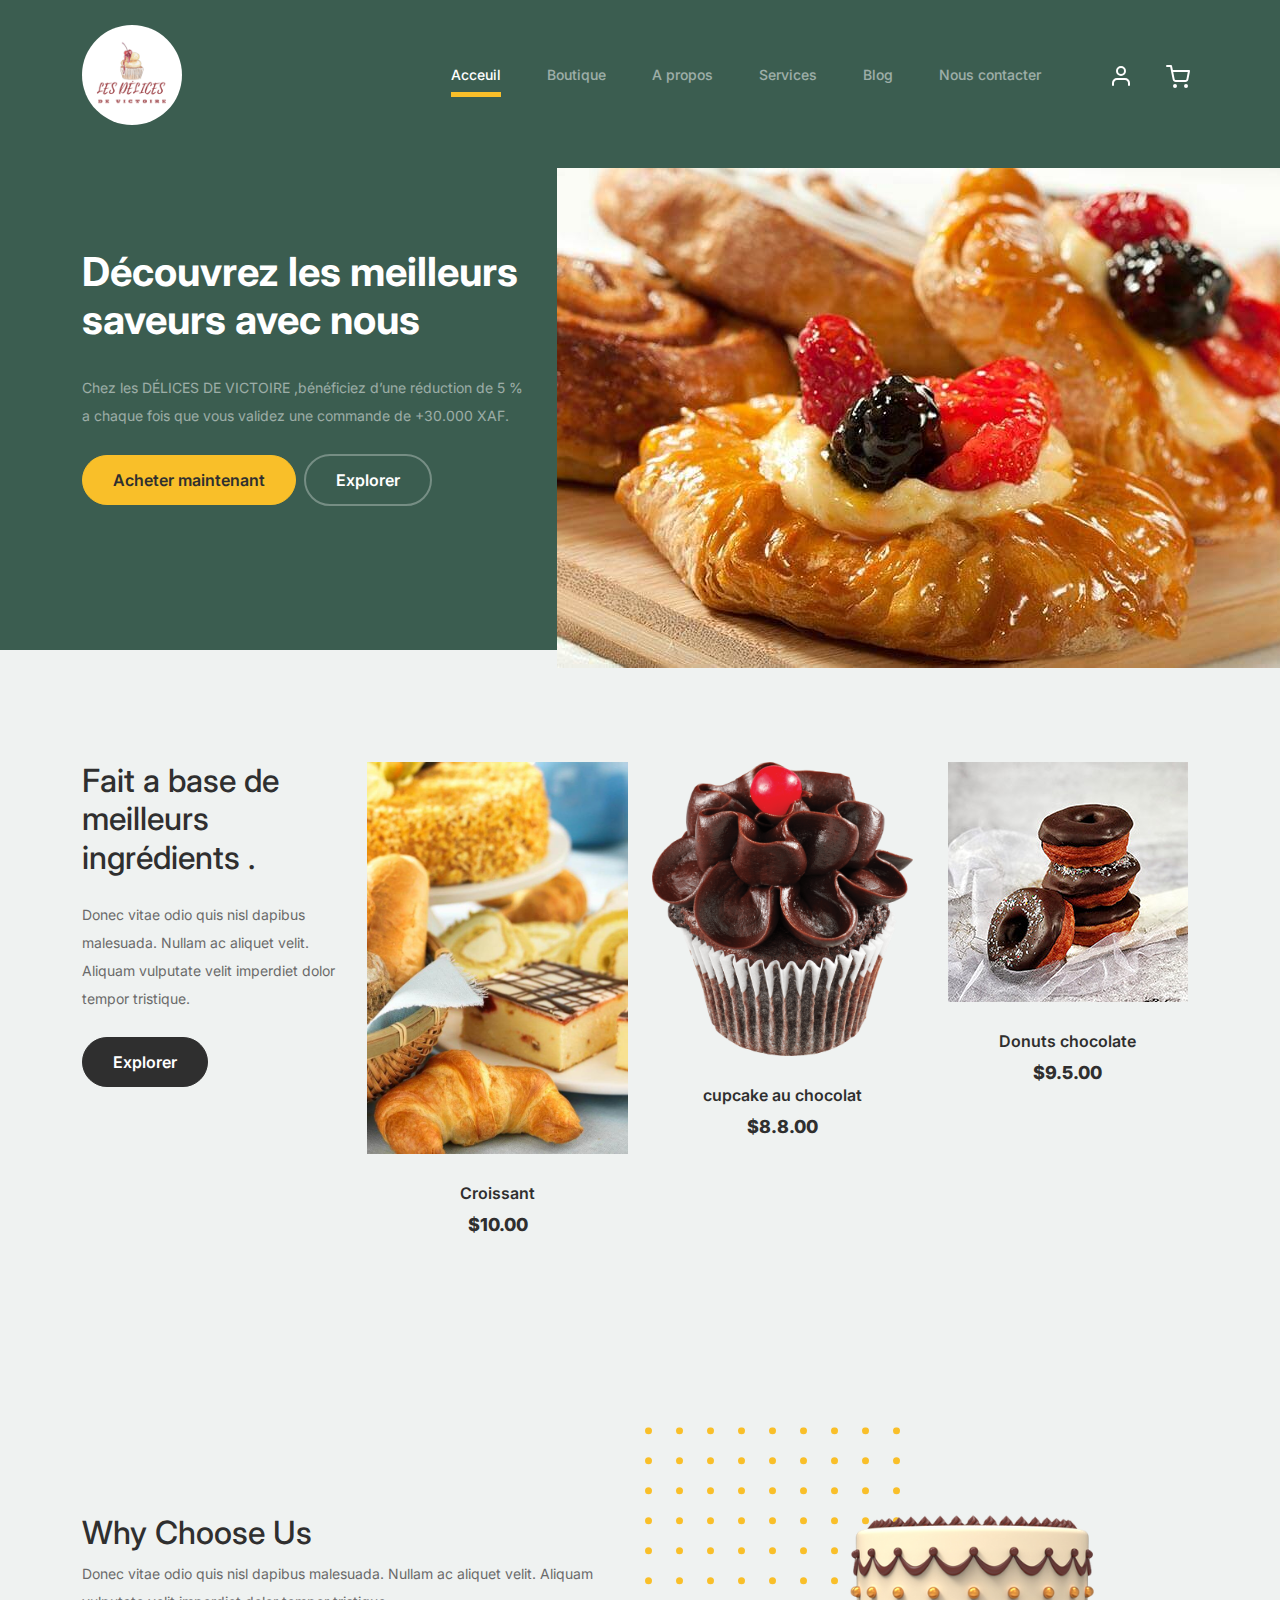
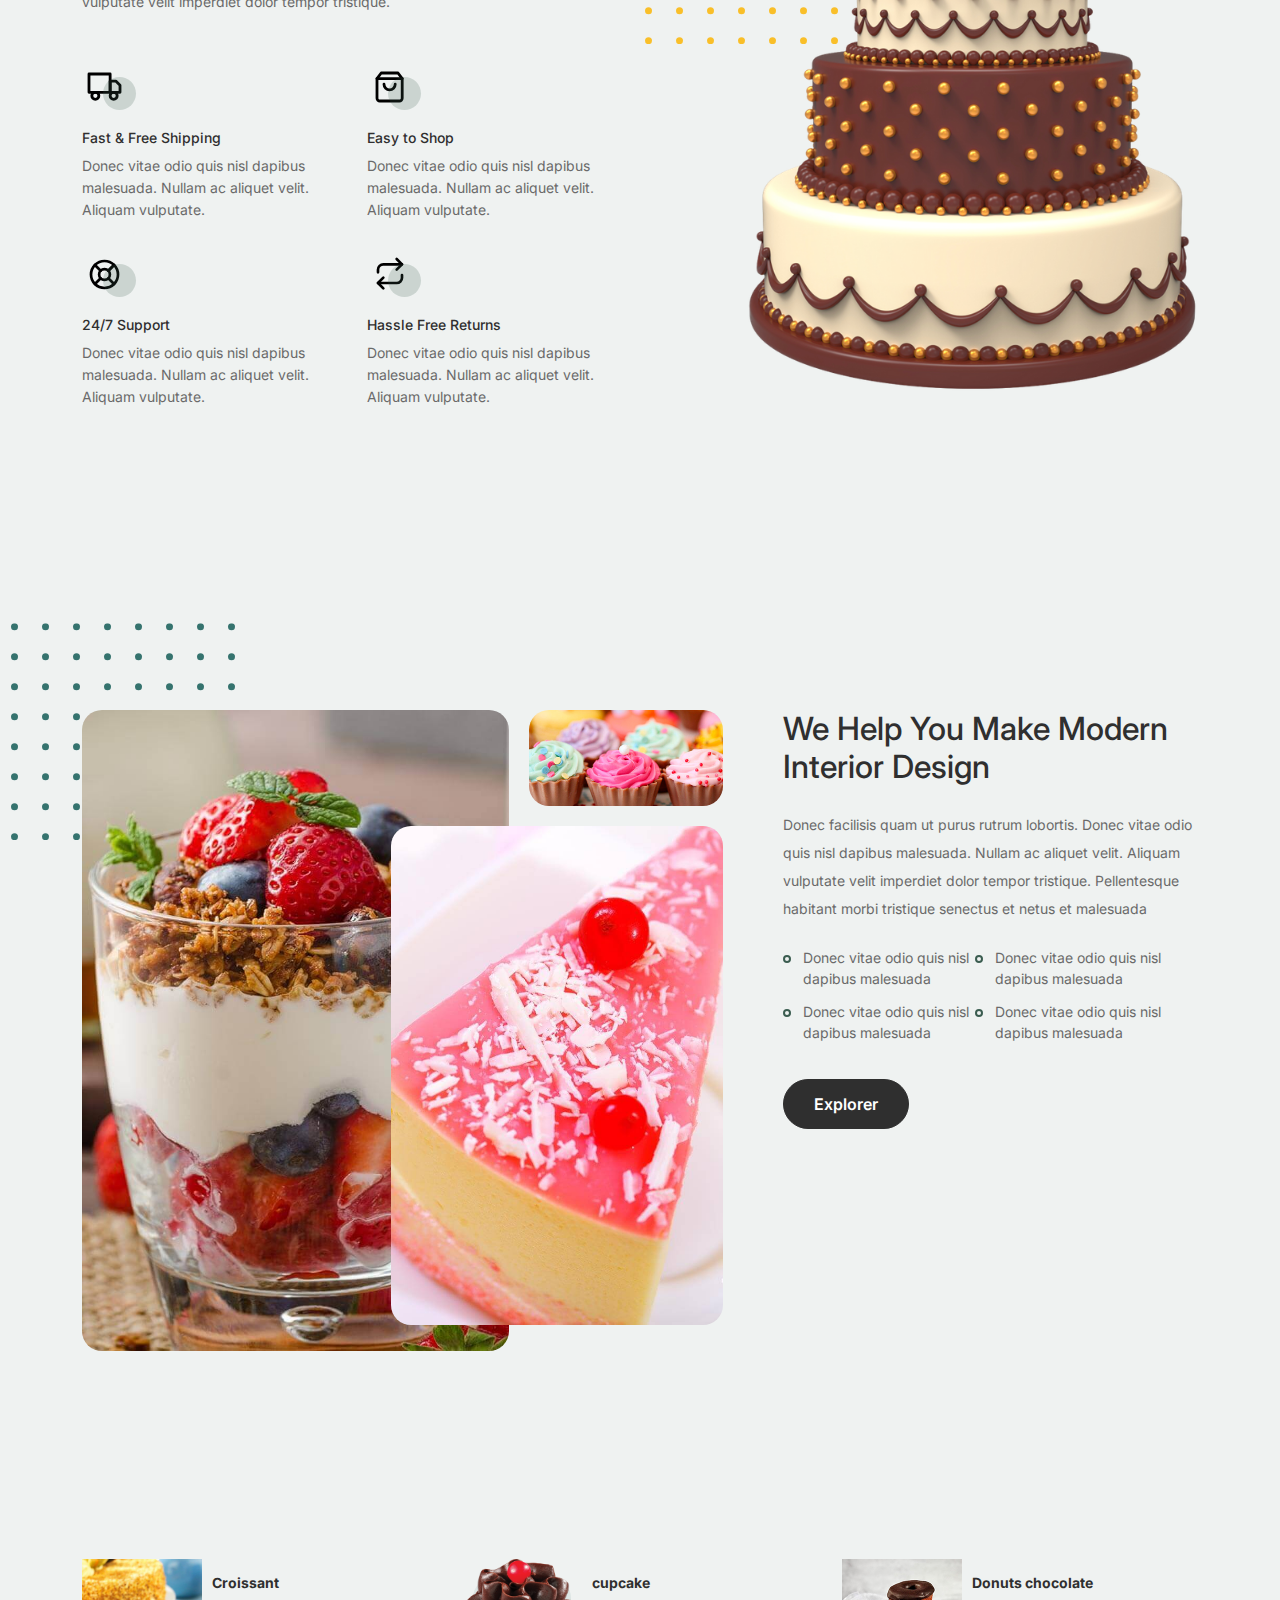
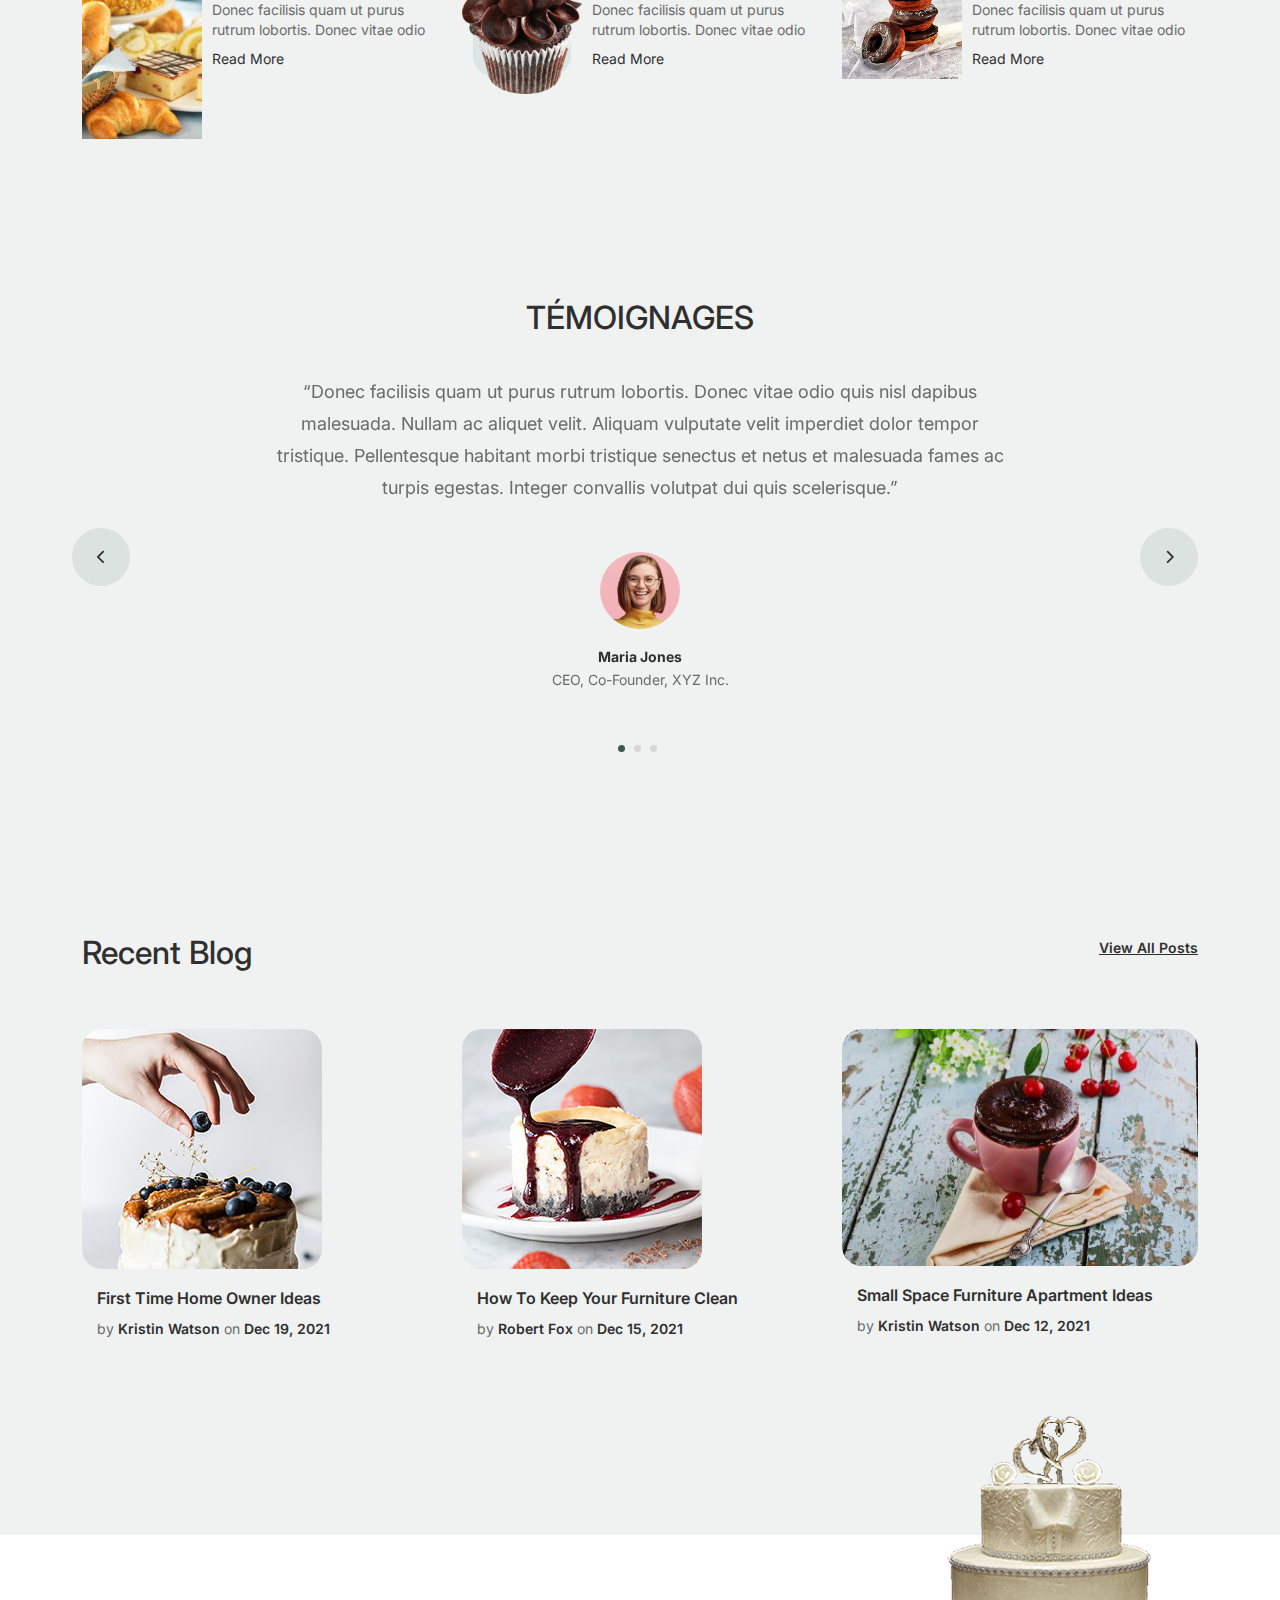
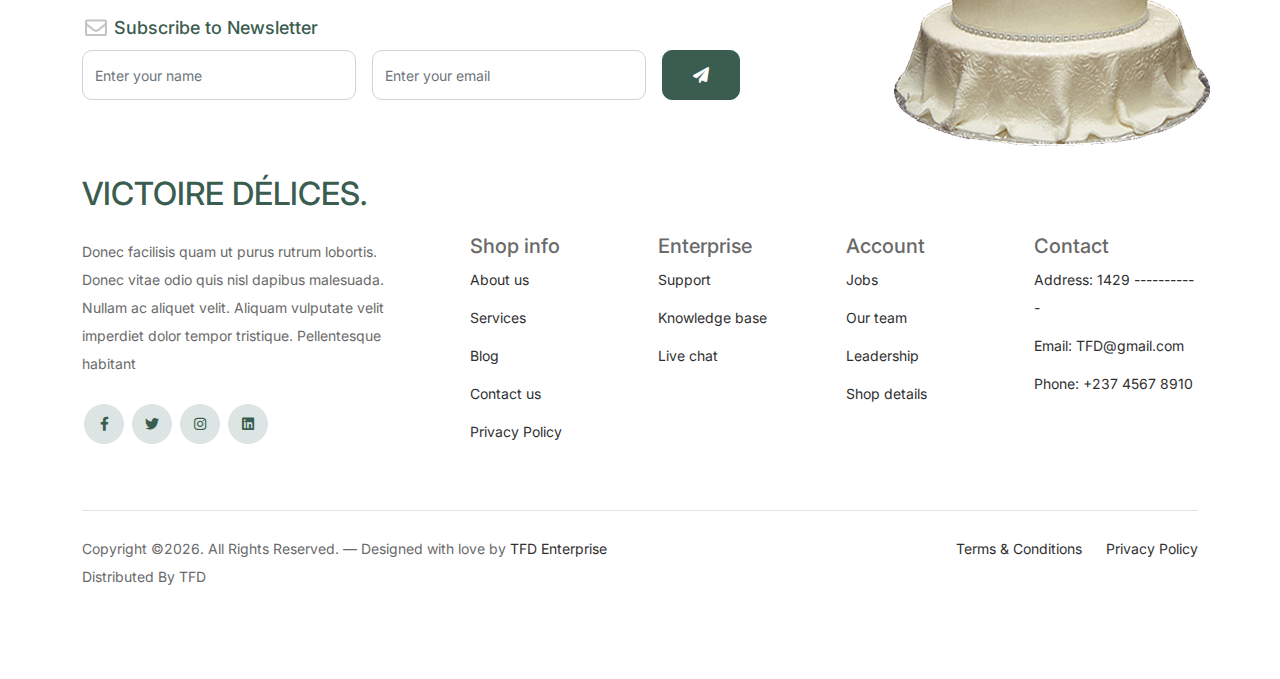
<file: index.html>
<!-- /*
* Bootstrap 5
* Template Name: Furni
* Template Author: Untree.co
* Template URI: https://untree.co/
* License: https://creativecommons.org/licenses/by/3.0/
*/ -->
<!doctype html>
<html lang="en">
	<head>
		<meta charset="utf-8">
		<meta name="viewport" content="width=device-width, initial-scale=1, shrink-to-fit=no">
		<!-- <meta name="author" content="Untree.co"> -->
		<link rel="shortcut icon" href="favicon.png">
	  
		<meta name="description" content="" />
		<meta name="keywords" content="bootstrap, bootstrap4" />
	  
			  <!-- Bootstrap CSS -->
			  <link href="css/bootstrap.min.css" rel="stylesheet">
			  <link href="https://cdnjs.cloudflare.com/ajax/libs/font-awesome/6.0.0-beta3/css/all.min.css" rel="stylesheet">
			  <link href="css/tiny-slider.css" rel="stylesheet">
			  <link href="css/style.css" rel="stylesheet">
			  <title>lES DELICES DE VICTOIRE </title>
	</head>

	<body>

			<!-- Start Header/Navigation -->
			<nav class="custom-navbar navbar navbar navbar-expand-md navbar-dark bg-dark" arial-label="Furni navigation bar">

				<div class="container">
					<a class="navbar-brand" href="index.html"> <img src="favicon.png" alt="" width="100px" class="logo"> <span></span></a>
	
					<button class="navbar-toggler" type="button" data-bs-toggle="collapse" data-bs-target="#navbarsFurni" aria-controls="navbarsFurni" aria-expanded="false" aria-label="Toggle navigation">
						<span class="navbar-toggler-icon"></span>
					</button>
	
					<div class="collapse navbar-collapse" id="navbarsFurni">
						<ul class="custom-navbar-nav navbar-nav ms-auto mb-2 mb-md-0">
							<li class="nav-item active">
								<a class="nav-link" href="index.html">Acceuil</a>
							</li>
							<li><a class="nav-link" href="shop.html">Boutique</a></li>
							<li><a class="nav-link" href="about.html">A propos</a></li>
							<li><a class="nav-link" href="services.html">Services</a></li>
							<li><a class="nav-link" href="blog.html">Blog</a></li>
							<li><a class="nav-link" href="contact.html">Nous contacter</a></li>
						</ul>
	
						<ul class="custom-navbar-cta navbar-nav mb-2 mb-md-0 ms-5">
							<li><a class="nav-link" href="#"><img src="images/user.svg"></a></li>
							<li><a class="nav-link" href="cart.html"><img src="images/cart.svg"></a></li>
						</ul>
					</div>
				</div>
					
			</nav>
			<!-- End Header/Navigation -->

		<!-- Start Hero Section -->
			<div class="hero">
				<div class="container">
					<div class="row justify-content-between">
						<div class="col-lg-5">
							<div class="intro-excerpt">
								<h1>Découvrez <span clsas="d-block">les meilleurs saveurs avec nous </span></h1>
								<p class="mb-4">Chez les DÉLICES DE VICTOIRE ,bénéficiez d’une réduction de 5 % a chaque fois que vous validez une commande de +30.000 XAF.</p>
								<p><a href="" class="btn btn-secondary me-2">Acheter maintenant</a><a href="#" class="btn btn-white-outline">Explorer</a></p>
							</div>
						</div>
						<div class="col-lg-7">
							<div class="hero-img-wrap">
								<img src="images/couch.png" class="img-fluid">
							</div>
						</div>
					</div>
				</div>
			</div>
		<!-- End Hero Section -->

		<!-- Start Product Section -->
		<div class="product-section">
			<div class="container">
				<div class="row">

					<!-- Start Column 1 -->
					<div class="col-md-12 col-lg-3 mb-5 mb-lg-0">
						<h2 class="mb-4 section-title">Fait a  base de meilleurs ingrédients .</h2>
						<p class="mb-4">Donec vitae odio quis nisl dapibus malesuada. Nullam ac aliquet velit. Aliquam vulputate velit imperdiet dolor tempor tristique. </p>
						<p><a href="shop.html" class="btn">Explorer</a></p>
					</div> 
					<!-- End Column 1 -->

					<!-- Start Column 2 -->
					<div class="col-12 col-md-4 col-lg-3 mb-5 mb-md-0">
						<a class="product-item" href="cart.html">
							<img src="images/product-1.png" class="img-fluid product-thumbnail">
							<h3 class="product-title">Croissant</h3>
							<strong class="product-price">$10.00</strong>

							<span class="icon-cross">
								<img src="images/cross.svg" class="img-fluid">
							</span>
						</a>
					</div> 
					<!-- End Column 2 -->

					<!-- Start Column 3 -->
					<div class="col-12 col-md-4 col-lg-3 mb-5 mb-md-0">
						<a class="product-item" href="cart.html">
							<img src="images/product-2.png" class="img-fluid product-thumbnail">
							<h3 class="product-title">cupcake au chocolat</h3>
							<strong class="product-price">$8.8.00</strong>

							<span class="icon-cross">
								<img src="images/cross.svg" class="img-fluid">
							</span>
						</a>
					</div>
					<!-- End Column 3 -->

					<!-- Start Column 4 -->
					<div class="col-12 col-md-4 col-lg-3 mb-5 mb-md-0">
						<a class="product-item" href="cart.html">
							<img src="images/product-3.png" class="img-fluid product-thumbnail">
							<h3 class="product-title">Donuts chocolate</h3>
							<strong class="product-price">$9.5.00</strong>

							<span class="icon-cross">
								<img src="images/cross.svg" class="img-fluid">
							</span>
						</a>
					</div>
					<!-- End Column 4 -->

				</div>
			</div>
		</div>
		<!-- End Product Section -->

		<!-- Start Why Choose Us Section -->
		<div class="why-choose-section">
			<div class="container">
				<div class="row justify-content-between">
					<div class="col-lg-6">
						<h2 class="section-title">Why Choose Us</h2>
						<p>Donec vitae odio quis nisl dapibus malesuada. Nullam ac aliquet velit. Aliquam vulputate velit imperdiet dolor tempor tristique.</p>

						<div class="row my-5">
							<div class="col-6 col-md-6">
								<div class="feature">
									<div class="icon">
										<img src="images/truck.svg" alt="Image" class="imf-fluid">
									</div>
									<h3>Fast &amp; Free Shipping</h3>
									<p>Donec vitae odio quis nisl dapibus malesuada. Nullam ac aliquet velit. Aliquam vulputate.</p>
								</div>
							</div>

							<div class="col-6 col-md-6">
								<div class="feature">
									<div class="icon">
										<img src="images/bag.svg" alt="Image" class="imf-fluid">
									</div>
									<h3>Easy to Shop</h3>
									<p>Donec vitae odio quis nisl dapibus malesuada. Nullam ac aliquet velit. Aliquam vulputate.</p>
								</div>
							</div>

							<div class="col-6 col-md-6">
								<div class="feature">
									<div class="icon">
										<img src="images/support.svg" alt="Image" class="imf-fluid">
									</div>
									<h3>24/7 Support</h3>
									<p>Donec vitae odio quis nisl dapibus malesuada. Nullam ac aliquet velit. Aliquam vulputate.</p>
								</div>
							</div>

							<div class="col-6 col-md-6">
								<div class="feature">
									<div class="icon">
										<img src="images/return.svg" alt="Image" class="imf-fluid">
									</div>
									<h3>Hassle Free Returns</h3>
									<p>Donec vitae odio quis nisl dapibus malesuada. Nullam ac aliquet velit. Aliquam vulputate.</p>
								</div>
							</div>

						</div>
					</div>

					<div class="col-lg-5">
						<div class="img-wrap">
							<img src="images/why-choose-us-img.jpg" alt="Image" class="img-fluid">
						</div>
					</div>

				</div>
			</div>
		</div>
		<!-- End Why Choose Us Section -->

		<!-- Start We Help Section -->
		<div class="we-help-section">
			<div class="container">
				<div class="row justify-content-between">
					<div class="col-lg-7 mb-5 mb-lg-0">
						<div class="imgs-grid">
							<div class="grid grid-1"><img src="images/img-grid-1.jpg" alt="Untree.co"></div>
							<div class="grid grid-2"><img src="images/img-grid-2.jpg" alt="Untree.co"></div>
							<div class="grid grid-3"><img src="images/img-grid-3.jpg" alt="Untree.co"></div>
						</div>
					</div>
					<div class="col-lg-5 ps-lg-5">
						<h2 class="section-title mb-4">We Help You Make Modern Interior Design</h2>
						<p>Donec facilisis quam ut purus rutrum lobortis. Donec vitae odio quis nisl dapibus malesuada. Nullam ac aliquet velit. Aliquam vulputate velit imperdiet dolor tempor tristique. Pellentesque habitant morbi tristique senectus et netus et malesuada</p>

						<ul class="list-unstyled custom-list my-4">
							<li>Donec vitae odio quis nisl dapibus malesuada</li>
							<li>Donec vitae odio quis nisl dapibus malesuada</li>
							<li>Donec vitae odio quis nisl dapibus malesuada</li>
							<li>Donec vitae odio quis nisl dapibus malesuada</li>
						</ul>
						<p><a herf="#" class="btn">Explorer</a></p>
					</div>
				</div>
			</div>
		</div>
		<!-- End We Help Section -->

		<!-- Start Popular Product -->
		<div class="popular-product">
			<div class="container">
				<div class="row">

					<div class="col-12 col-md-6 col-lg-4 mb-4 mb-lg-0">
						<div class="product-item-sm d-flex">
							<div class="thumbnail">
								<img src="images/product-1.png" alt="Image" class="img-fluid">
							</div>
							<div class="pt-3">
								<h3>Croissant</h3>
								<p>Donec facilisis quam ut purus rutrum lobortis. Donec vitae odio </p>
								<p><a href="#">Read More</a></p>
							</div>
						</div>
					</div>

					<div class="col-12 col-md-6 col-lg-4 mb-4 mb-lg-0">
						<div class="product-item-sm d-flex">
							<div class="thumbnail">
								<img src="images/product-2.png" alt="Image" class="img-fluid">
							</div>
							<div class="pt-3">
								<h3>cupcake</h3>
								<p>Donec facilisis quam ut purus rutrum lobortis. Donec vitae odio </p>
								<p><a href="#">Read More</a></p>
							</div>
						</div>
					</div>

					<div class="col-12 col-md-6 col-lg-4 mb-4 mb-lg-0">
						<div class="product-item-sm d-flex">
							<div class="thumbnail">
								<img src="images/product-3.png" alt="Image" class="img-fluid">
							</div>
							<div class="pt-3">
								<h3>Donuts chocolate</h3>
								<p>Donec facilisis quam ut purus rutrum lobortis. Donec vitae odio </p>
								<p><a href="#">Read More</a></p>
							</div>
						</div>
					</div>

				</div>
			</div>
		</div>
		<!-- End Popular Product -->

		<!-- Start Testimonial Slider -->
		<div class="testimonial-section">
			<div class="container">
				<div class="row">
					<div class="col-lg-7 mx-auto text-center">
						<h2 class="section-title">TÉMOIGNAGES</h2>
					</div>
				</div>

				<div class="row justify-content-center">
					<div class="col-lg-12">
						<div class="testimonial-slider-wrap text-center">

							<div id="testimonial-nav">
								<span class="prev" data-controls="prev"><span class="fa fa-chevron-left"></span></span>
								<span class="next" data-controls="next"><span class="fa fa-chevron-right"></span></span>
							</div>

							<div class="testimonial-slider">
								
								<div class="item">
									<div class="row justify-content-center">
										<div class="col-lg-8 mx-auto">

											<div class="testimonial-block text-center">
												<blockquote class="mb-5">
													<p>&ldquo;Donec facilisis quam ut purus rutrum lobortis. Donec vitae odio quis nisl dapibus malesuada. Nullam ac aliquet velit. Aliquam vulputate velit imperdiet dolor tempor tristique. Pellentesque habitant morbi tristique senectus et netus et malesuada fames ac turpis egestas. Integer convallis volutpat dui quis scelerisque.&rdquo;</p>
												</blockquote>

												<div class="author-info">
													<div class="author-pic">
														<img src="images/person-1.png" alt="Maria Jones" class="img-fluid">
													</div>
													<h3 class="font-weight-bold">Maria Jones</h3>
													<span class="position d-block mb-3">CEO, Co-Founder, XYZ Inc.</span>
												</div>
											</div>

										</div>
									</div>
								</div> 
								<!-- END item -->

								<div class="item">
									<div class="row justify-content-center">
										<div class="col-lg-8 mx-auto">

											<div class="testimonial-block text-center">
												<blockquote class="mb-5">
													<p>&ldquo;Donec facilisis quam ut purus rutrum lobortis. Donec vitae odio quis nisl dapibus malesuada. Nullam ac aliquet velit. Aliquam vulputate velit imperdiet dolor tempor tristique. Pellentesque habitant morbi tristique senectus et netus et malesuada fames ac turpis egestas. Integer convallis volutpat dui quis scelerisque.&rdquo;</p>
												</blockquote>

												<div class="author-info">
													<div class="author-pic">
														<img src="images/person-1.png" alt="Maria Jones" class="img-fluid">
													</div>
													<h3 class="font-weight-bold">Maria Jones</h3>
													<span class="position d-block mb-3">CEO, Co-Founder, XYZ Inc.</span>
												</div>
											</div>

										</div>
									</div>
								</div> 
								<!-- END item -->

								<div class="item">
									<div class="row justify-content-center">
										<div class="col-lg-8 mx-auto">

											<div class="testimonial-block text-center">
												<blockquote class="mb-5">
													<p>&ldquo;Donec facilisis quam ut purus rutrum lobortis. Donec vitae odio quis nisl dapibus malesuada. Nullam ac aliquet velit. Aliquam vulputate velit imperdiet dolor tempor tristique. Pellentesque habitant morbi tristique senectus et netus et malesuada fames ac turpis egestas. Integer convallis volutpat dui quis scelerisque.&rdquo;</p>
												</blockquote>

												<div class="author-info">
													<div class="author-pic">
														<img src="images/person-1.png" alt="Maria Jones" class="img-fluid">
													</div>
													<h3 class="font-weight-bold">Maria Jones</h3>
													<span class="position d-block mb-3">CEO, Co-Founder, XYZ Inc.</span>
												</div>
											</div>

										</div>
									</div>
								</div> 
								<!-- END item -->

							</div>

						</div>
					</div>
				</div>
			</div>
		</div>
		<!-- End Testimonial Slider -->

		<!-- Start Blog Section -->
		<div class="blog-section">
			<div class="container">
				<div class="row mb-5">
					<div class="col-md-6">
						<h2 class="section-title">Recent Blog</h2>
					</div>
					<div class="col-md-6 text-start text-md-end">
						<a href="#" class="more">View All Posts</a>
					</div>
				</div>

				<div class="row">

					<div class="col-12 col-sm-6 col-md-4 mb-4 mb-md-0">
						<div class="post-entry">
							<a href="#" class="post-thumbnail"><img src="images/post-1.jpg" alt="Image" class="img-fluid"></a>
							<div class="post-content-entry">
								<h3><a href="#">First Time Home Owner Ideas</a></h3>
								<div class="meta">
									<span>by <a href="#">Kristin Watson</a></span> <span>on <a href="#">Dec 19, 2021</a></span>
								</div>
							</div>
						</div>
					</div>

					<div class="col-12 col-sm-6 col-md-4 mb-4 mb-md-0">
						<div class="post-entry">
							<a href="#" class="post-thumbnail"><img src="images/post-2.jpg" alt="Image" class="img-fluid"></a>
							<div class="post-content-entry">
								<h3><a href="#">How To Keep Your Furniture Clean</a></h3>
								<div class="meta">
									<span>by <a href="#">Robert Fox</a></span> <span>on <a href="#">Dec 15, 2021</a></span>
								</div>
							</div>
						</div>
					</div>

					<div class="col-12 col-sm-6 col-md-4 mb-4 mb-md-0">
						<div class="post-entry">
							<a href="#" class="post-thumbnail"><img src="images/post-3.jpg" alt="Image" class="img-fluid"></a>
							<div class="post-content-entry">
								<h3><a href="#">Small Space Furniture Apartment Ideas</a></h3>
								<div class="meta">
									<span>by <a href="#">Kristin Watson</a></span> <span>on <a href="#">Dec 12, 2021</a></span>
								</div>
							</div>
						</div>
					</div>

				</div>
			</div>
		</div>
		<!-- End Blog Section -->	

		<!-- Start Footer Section -->
		<footer class="footer-section">
			<div class="container relative">

				<div class="sofa-img">
					<img src="images/sofa.png" alt="Image" class="img-fluid">
				</div>

				<div class="row">
					<div class="col-lg-8">
						<div class="subscription-form">
							<h3 class="d-flex align-items-center"><span class="me-1"><img src="images/envelope-outline.svg" alt="Image" class="img-fluid"></span><span>Subscribe to Newsletter</span></h3>

							<form action="#" class="row g-3">
								<div class="col-auto">
									<input type="text" class="form-control" placeholder="Enter your name">
								</div>
								<div class="col-auto">
									<input type="email" class="form-control" placeholder="Enter your email">
								</div>
								<div class="col-auto">
									<button class="btn btn-primary">
										<span class="fa fa-paper-plane"></span>
									</button>
								</div>
							</form>

						</div>
					</div>
				</div>

				<div class="row g-5 mb-5">
					<div class="col-lg-4">
						<div class="mb-4 footer-logo-wrap"><a href="#" class="footer-logo">VICTOIRE<span> DÉLICES.</span></a></div>
						<p class="mb-4">Donec facilisis quam ut purus rutrum lobortis. Donec vitae odio quis nisl dapibus malesuada. Nullam ac aliquet velit. Aliquam vulputate velit imperdiet dolor tempor tristique. Pellentesque habitant</p>

						<ul class="list-unstyled custom-social">
							<li><a href="#"><span class="fa fa-brands fa-facebook-f"></span></a></li>
							<li><a href="#"><span class="fa fa-brands fa-twitter"></span></a></li>
							<li><a href="#"><span class="fa fa-brands fa-instagram"></span></a></li>
							<li><a href="#"><span class="fa fa-brands fa-linkedin"></span></a></li>
						</ul>
					</div>

					<div class="col-lg-8">
						<div class="row links-wrap">
							<div class="col-6 col-sm-6 col-md-3">
								<ul class="list-unstyled">
									<h5>Shop info</h5>
									<li><a href="#">About us</a></li>
									<li><a href="#">Services</a></li>
									<li><a href="#">Blog</a></li>
									<li><a href="#">Contact us</a></li>
									<li><a href="#">Privacy Policy</a></li>
								</ul>
							</div>

							<div class="col-6 col-sm-6 col-md-3">
								<ul class="list-unstyled">
									<h5>Enterprise</h5>
									<li><a href="#">Support</a></li>
									<li><a href="#">Knowledge base</a></li>
									<li><a href="#">Live chat</a></li>
								</ul>
							</div>

							<div class="col-6 col-sm-6 col-md-3">
								<ul class="list-unstyled">
									<h5>Account</h5>
									<li><a href="#">Jobs</a></li>
									<li><a href="#">Our team</a></li>
									<li><a href="#">Leadership</a></li>
									<li><a href="#">Shop details</a></li>
								</ul>
							</div>

							<div class="col-6 col-sm-6 col-md-3">
								<ul class="list-unstyled">
									<h5>Contact</h5>
									<li><a href="#">Address: 1429 -----------</a></li>
									<li><a href="#">Email: TFD@gmail.com</a></li>
									<li><a href="#">Phone: +237 4567 8910</a></li>
								</ul>
							</div>
						</div>
					</div>

				</div>

				<div class="border-top copyright">
					<div class="row pt-4">
						<div class="col-lg-6">
							<p class="mb-2 text-center text-lg-start">Copyright &copy;<script>document.write(new Date().getFullYear());</script>. All Rights Reserved. &mdash; Designed with love by <a href="https://untree.co">TFD Enterprise</a> Distributed By <a hreff="https://themewagon.com">TFD</a>  <!-- License information: https://untree.co/license/ -->
            </p>
						</div>

						<div class="col-lg-6 text-center text-lg-end">
							<ul class="list-unstyled d-inline-flex ms-auto">
								<li class="me-4"><a href="#">Terms &amp; Conditions</a></li>
								<li><a href="#">Privacy Policy</a></li>
							</ul>
						</div>

					</div>
				</div>

			</div>
		</footer>
		<!-- End Footer Section -->	


		<script src="js/bootstrap.bundle.min.js"></script>
		<script src="js/tiny-slider.js"></script>
		<script src="js/custom.js"></script>
	</body>

</html>
</file>
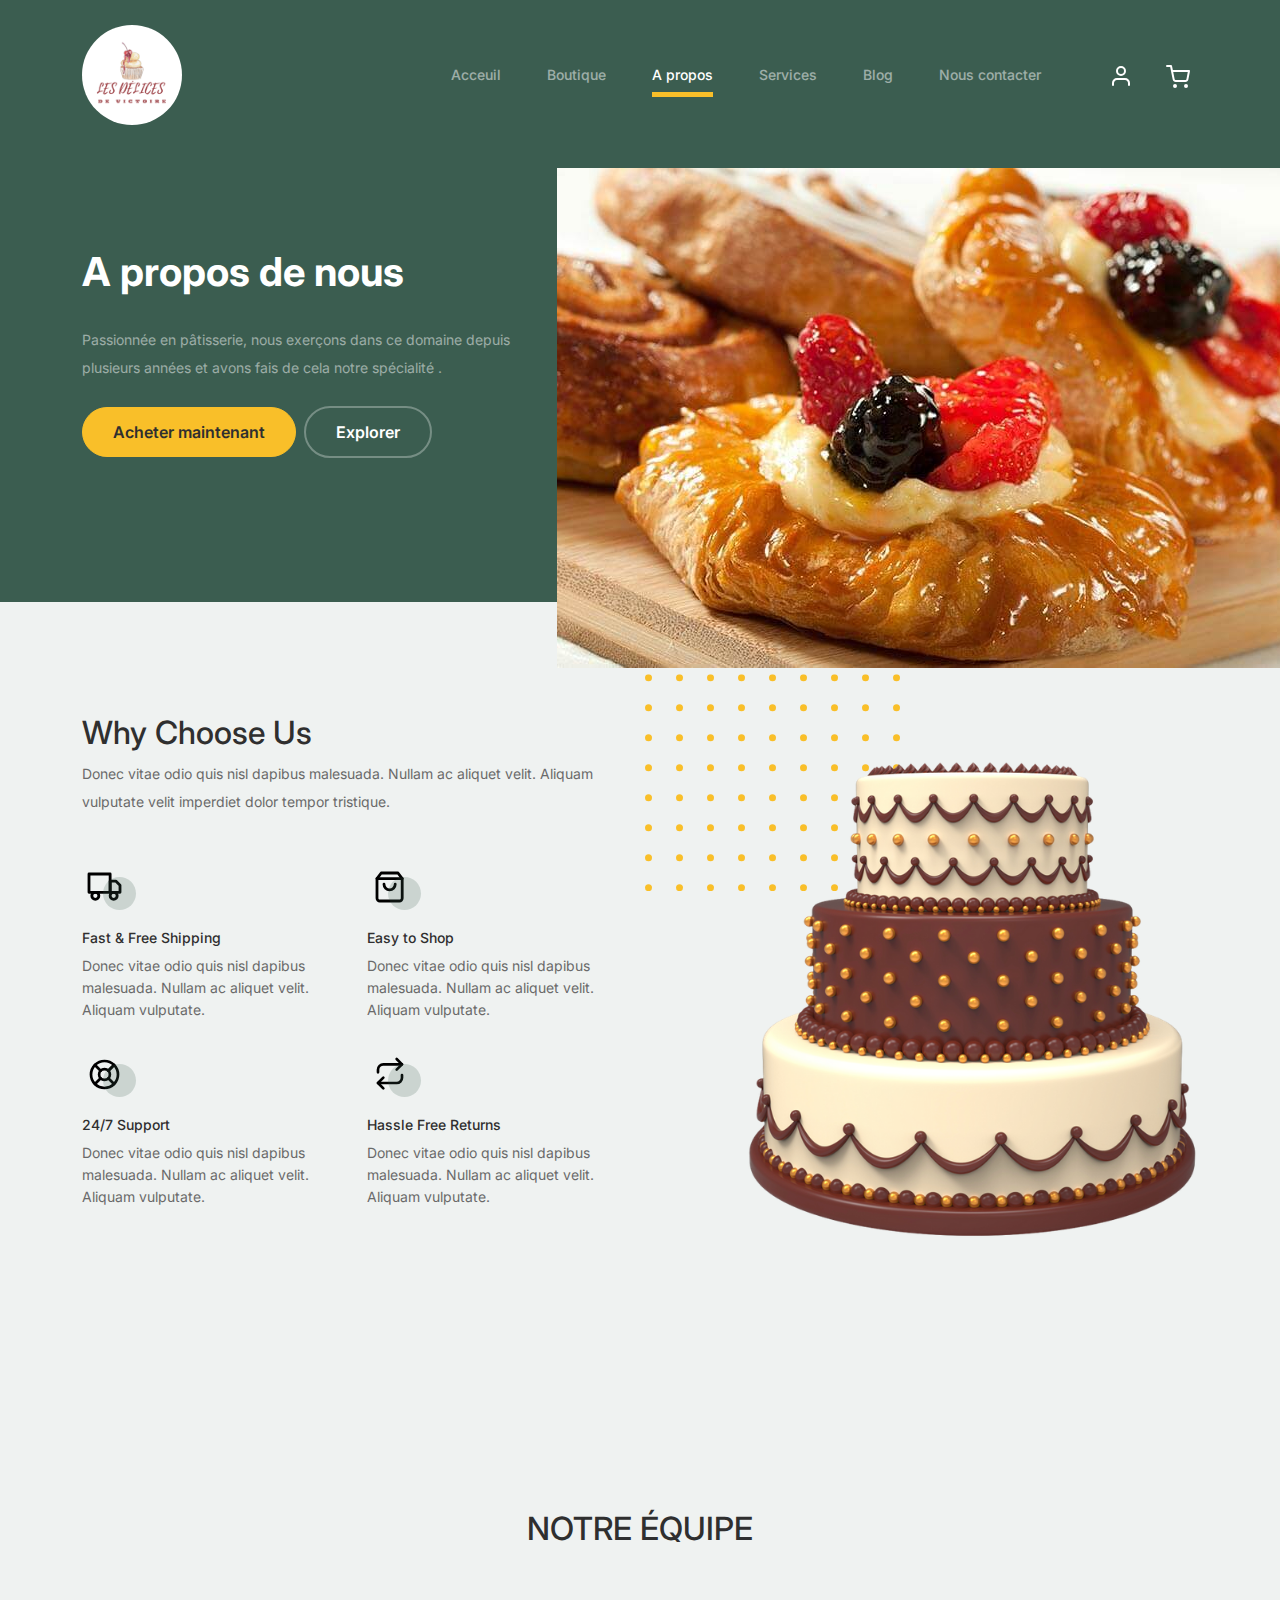
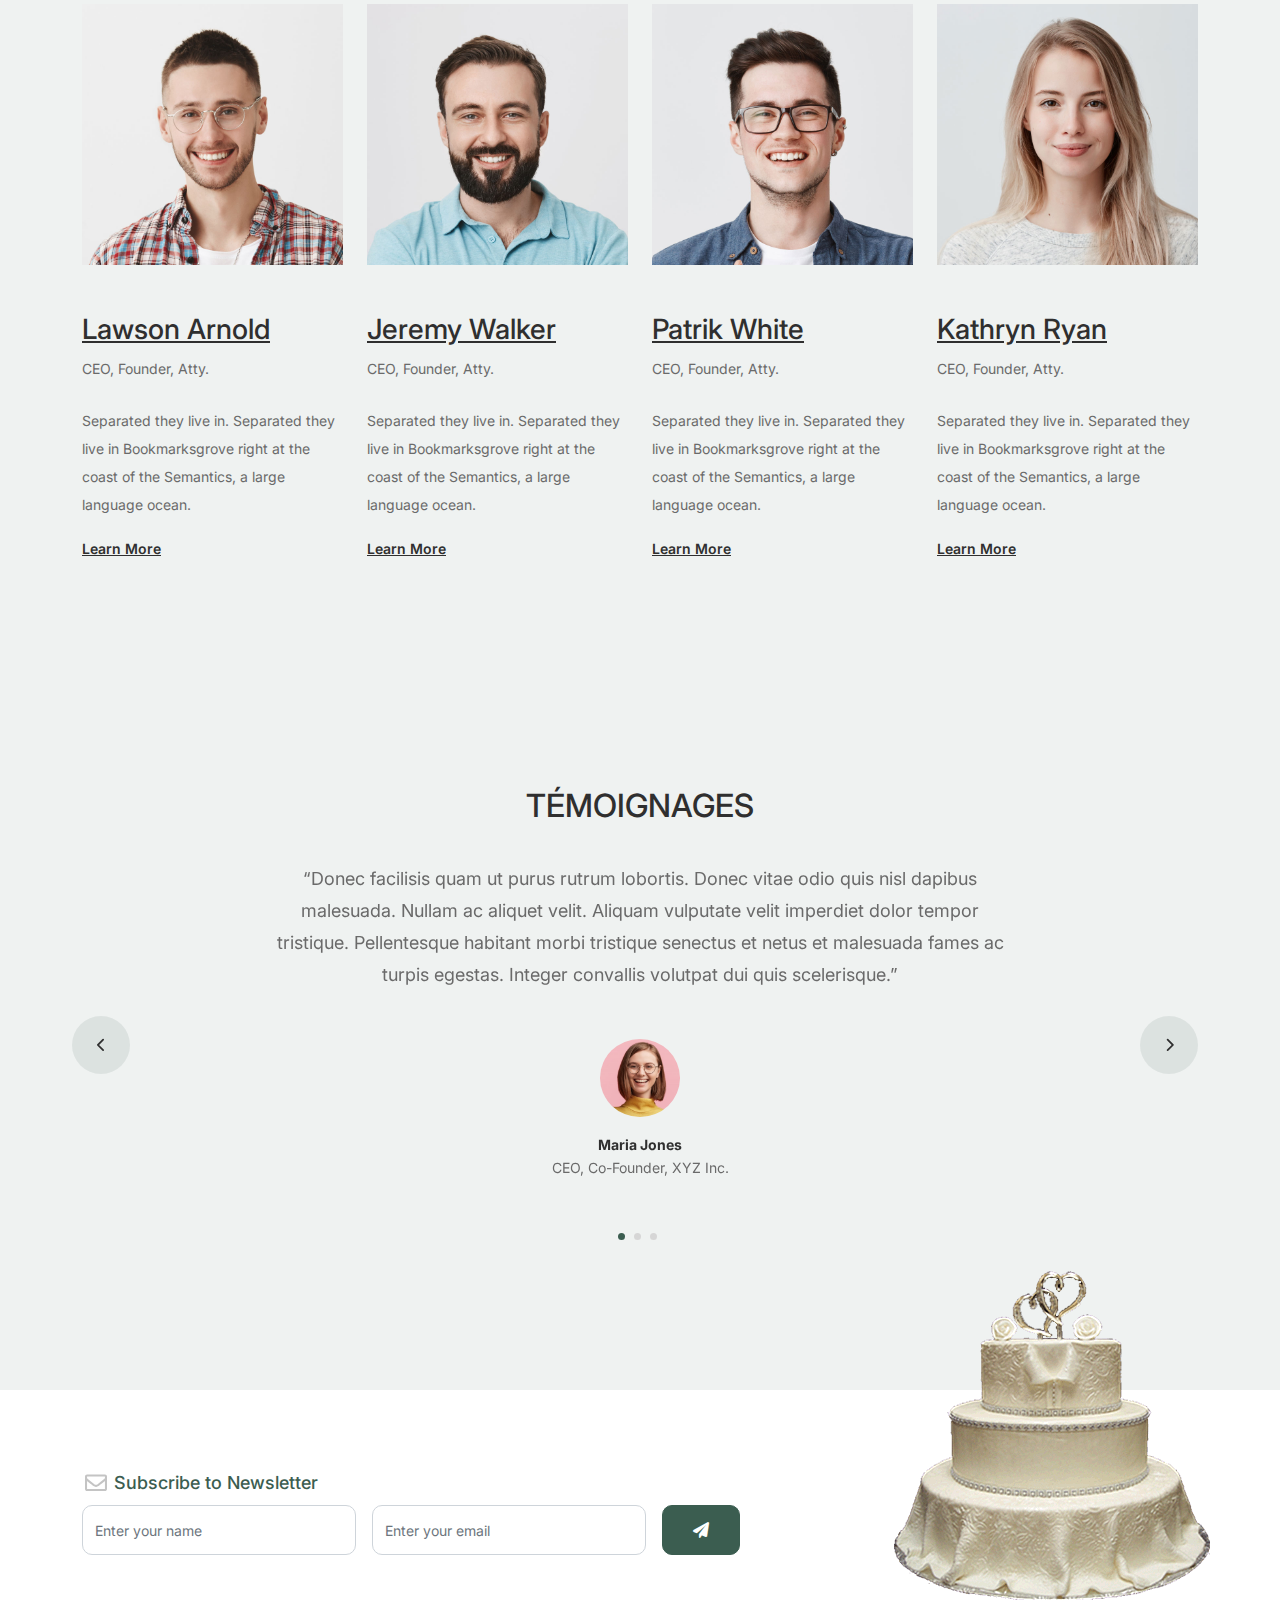
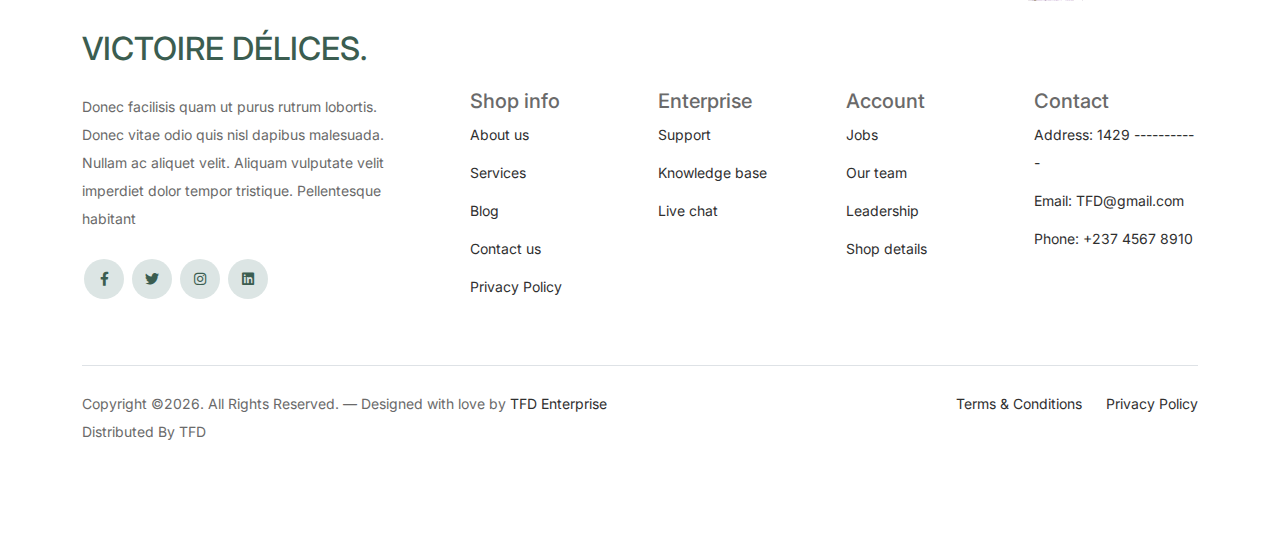
<file: about.html>
<!-- /*
* Bootstrap 5
* Template Name: Furni
* Template Author: Untree.co
* Template URI: https://untree.co/
* License: https://creativecommons.org/licenses/by/3.0/
*/ -->
<!doctype html>
<html lang="en">
	<head>
		<meta charset="utf-8">
		<meta name="viewport" content="width=device-width, initial-scale=1, shrink-to-fit=no">
		<!-- <meta name="author" content="Untree.co"> -->
		<link rel="shortcut icon" href="favicon.png">
	  
		<meta name="description" content="" />
		<meta name="keywords" content="bootstrap, bootstrap4" />
	  
			  <!-- Bootstrap CSS -->
			  <link href="css/bootstrap.min.css" rel="stylesheet">
			  <link href="https://cdnjs.cloudflare.com/ajax/libs/font-awesome/6.0.0-beta3/css/all.min.css" rel="stylesheet">
			  <link href="css/tiny-slider.css" rel="stylesheet">
			  <link href="css/style.css" rel="stylesheet">
			  <title>lES DELICES DE VICTOIRE </title>
	</head>

	<body>

		<!-- Start Header/Navigation -->
		<nav class="custom-navbar navbar navbar navbar-expand-md navbar-dark bg-dark" arial-label="Furni navigation bar">

			<div class="container">
				<a class="navbar-brand" href="index.html"> <img src="favicon.png" alt="" width="100px" class="logo"> <span></span></a>

				<button class="navbar-toggler" type="button" data-bs-toggle="collapse" data-bs-target="#navbarsFurni" aria-controls="navbarsFurni" aria-expanded="false" aria-label="Toggle navigation">
					<span class="navbar-toggler-icon"></span>
				</button>

				<div class="collapse navbar-collapse" id="navbarsFurni">
					<ul class="custom-navbar-nav navbar-nav ms-auto mb-2 mb-md-0">
						<li class="nav-item ">
							<a class="nav-link" href="index.html">Acceuil</a>
						</li>
						<li><a class="nav-link" href="shop.html">Boutique</a></li>
						<li class="active"><a class="nav-link" href="about.html">A propos</a></li>
						<li><a class="nav-link" href="services.html">Services</a></li>
						<li><a class="nav-link" href="blog.html">Blog</a></li>
						<li><a class="nav-link" href="contact.html">Nous contacter</a></li>
					</ul>

					<ul class="custom-navbar-cta navbar-nav mb-2 mb-md-0 ms-5">
						<li><a class="nav-link" href="#"><img src="images/user.svg"></a></li>
						<li><a class="nav-link" href="cart.html"><img src="images/cart.svg"></a></li>
					</ul>
				</div>
			</div>
				
		</nav>
		<!-- End Header/Navigation -->

		<!-- Start Hero Section -->
			<div class="hero">
				<div class="container">
					<div class="row justify-content-between">
						<div class="col-lg-5">
							<div class="intro-excerpt">
								<h1>A propos de nous</h1>
								<p class="mb-4">Passionnée en pâtisserie, nous exerçons dans ce domaine depuis plusieurs années et avons fais de cela notre spécialité .</p>
								<p><a href="" class="btn btn-secondary me-2">Acheter maintenant</a><a href="#" class="btn btn-white-outline">Explorer</a></p>
							</div>
						</div>
						<div class="col-lg-7">
							<div class="hero-img-wrap">
								<img src="images/couch.png" class="img-fluid">
							</div>
						</div>
					</div>
				</div>
			</div>
		<!-- End Hero Section -->

		

		<!-- Start Why Choose Us Section -->
		<div class="why-choose-section">
			<div class="container">
				<div class="row justify-content-between align-items-center">
					<div class="col-lg-6">
						<h2 class="section-title">Why Choose Us</h2>
						<p>Donec vitae odio quis nisl dapibus malesuada. Nullam ac aliquet velit. Aliquam vulputate velit imperdiet dolor tempor tristique.</p>

						<div class="row my-5">
							<div class="col-6 col-md-6">
								<div class="feature">
									<div class="icon">
										<img src="images/truck.svg" alt="Image" class="imf-fluid">
									</div>
									<h3>Fast &amp; Free Shipping</h3>
									<p>Donec vitae odio quis nisl dapibus malesuada. Nullam ac aliquet velit. Aliquam vulputate.</p>
								</div>
							</div>

							<div class="col-6 col-md-6">
								<div class="feature">
									<div class="icon">
										<img src="images/bag.svg" alt="Image" class="imf-fluid">
									</div>
									<h3>Easy to Shop</h3>
									<p>Donec vitae odio quis nisl dapibus malesuada. Nullam ac aliquet velit. Aliquam vulputate.</p>
								</div>
							</div>

							<div class="col-6 col-md-6">
								<div class="feature">
									<div class="icon">
										<img src="images/support.svg" alt="Image" class="imf-fluid">
									</div>
									<h3>24/7 Support</h3>
									<p>Donec vitae odio quis nisl dapibus malesuada. Nullam ac aliquet velit. Aliquam vulputate.</p>
								</div>
							</div>

							<div class="col-6 col-md-6">
								<div class="feature">
									<div class="icon">
										<img src="images/return.svg" alt="Image" class="imf-fluid">
									</div>
									<h3>Hassle Free Returns</h3>
									<p>Donec vitae odio quis nisl dapibus malesuada. Nullam ac aliquet velit. Aliquam vulputate.</p>
								</div>
							</div>

						</div>
					</div>

					<div class="col-lg-5">
						<div class="img-wrap">
							<img src="images/why-choose-us-img.jpg" alt="Image" class="img-fluid">
						</div>
					</div>

				</div>
			</div>
		</div>
		<!-- End Why Choose Us Section -->

		<!-- Start Team Section -->
		<div class="untree_co-section">
			<div class="container">

				<div class="row mb-5">
					<div class="col-lg-5 mx-auto text-center">
						<h2 class="section-title">NOTRE ÉQUIPE</h2>
					</div>
				</div>

				<div class="row">

					<!-- Start Column 1 -->
					<div class="col-12 col-md-6 col-lg-3 mb-5 mb-md-0">
						<img src="images/person_1.jpg" class="img-fluid mb-5">
						<h3 clas><a href="#"><span class="">Lawson</span> Arnold</a></h3>
            <span class="d-block position mb-4">CEO, Founder, Atty.</span>
            <p>Separated they live in.
            Separated they live in Bookmarksgrove right at the coast of the Semantics, a large language ocean.</p>
            <p class="mb-0"><a href="#" class="more dark">Learn More <span class="icon-arrow_forward"></span></a></p>
					</div> 
					<!-- End Column 1 -->

					<!-- Start Column 2 -->
					<div class="col-12 col-md-6 col-lg-3 mb-5 mb-md-0">
						<img src="images/person_2.jpg" class="img-fluid mb-5">

						<h3 clas><a href="#"><span class="">Jeremy</span> Walker</a></h3>
            <span class="d-block position mb-4">CEO, Founder, Atty.</span>
            <p>Separated they live in.
            Separated they live in Bookmarksgrove right at the coast of the Semantics, a large language ocean.</p>
            <p class="mb-0"><a href="#" class="more dark">Learn More <span class="icon-arrow_forward"></span></a></p>

					</div> 
					<!-- End Column 2 -->

					<!-- Start Column 3 -->
					<div class="col-12 col-md-6 col-lg-3 mb-5 mb-md-0">
						<img src="images/person_3.jpg" class="img-fluid mb-5">
						<h3 clas><a href="#"><span class="">Patrik</span> White</a></h3>
            <span class="d-block position mb-4">CEO, Founder, Atty.</span>
            <p>Separated they live in.
            Separated they live in Bookmarksgrove right at the coast of the Semantics, a large language ocean.</p>
            <p class="mb-0"><a href="#" class="more dark">Learn More <span class="icon-arrow_forward"></span></a></p>
					</div> 
					<!-- End Column 3 -->

					<!-- Start Column 4 -->
					<div class="col-12 col-md-6 col-lg-3 mb-5 mb-md-0">
						<img src="images/person_4.jpg" class="img-fluid mb-5">

						<h3 clas><a href="#"><span class="">Kathryn</span> Ryan</a></h3>
            <span class="d-block position mb-4">CEO, Founder, Atty.</span>
            <p>Separated they live in.
            Separated they live in Bookmarksgrove right at the coast of the Semantics, a large language ocean.</p>
            <p class="mb-0"><a href="#" class="more dark">Learn More <span class="icon-arrow_forward"></span></a></p>

          
					</div> 
					<!-- End Column 4 -->

					

				</div>
			</div>
		</div>
		<!-- End Team Section -->

		

		<!-- Start Testimonial Slider -->
		<div class="testimonial-section before-footer-section">
			<div class="container">
				<div class="row">
					<div class="col-lg-7 mx-auto text-center">
						<h2 class="section-title">TÉMOIGNAGES</h2>
					</div>
				</div>

				<div class="row justify-content-center">
					<div class="col-lg-12">
						<div class="testimonial-slider-wrap text-center">

							<div id="testimonial-nav">
								<span class="prev" data-controls="prev"><span class="fa fa-chevron-left"></span></span>
								<span class="next" data-controls="next"><span class="fa fa-chevron-right"></span></span>
							</div>

							<div class="testimonial-slider">
								
								<div class="item">
									<div class="row justify-content-center">
										<div class="col-lg-8 mx-auto">

											<div class="testimonial-block text-center">
												<blockquote class="mb-5">
													<p>&ldquo;Donec facilisis quam ut purus rutrum lobortis. Donec vitae odio quis nisl dapibus malesuada. Nullam ac aliquet velit. Aliquam vulputate velit imperdiet dolor tempor tristique. Pellentesque habitant morbi tristique senectus et netus et malesuada fames ac turpis egestas. Integer convallis volutpat dui quis scelerisque.&rdquo;</p>
												</blockquote>

												<div class="author-info">
													<div class="author-pic">
														<img src="images/person-1.png" alt="Maria Jones" class="img-fluid">
													</div>
													<h3 class="font-weight-bold">Maria Jones</h3>
													<span class="position d-block mb-3">CEO, Co-Founder, XYZ Inc.</span>
												</div>
											</div>

										</div>
									</div>
								</div> 
								<!-- END item -->

								<div class="item">
									<div class="row justify-content-center">
										<div class="col-lg-8 mx-auto">

											<div class="testimonial-block text-center">
												<blockquote class="mb-5">
													<p>&ldquo;Donec facilisis quam ut purus rutrum lobortis. Donec vitae odio quis nisl dapibus malesuada. Nullam ac aliquet velit. Aliquam vulputate velit imperdiet dolor tempor tristique. Pellentesque habitant morbi tristique senectus et netus et malesuada fames ac turpis egestas. Integer convallis volutpat dui quis scelerisque.&rdquo;</p>
												</blockquote>

												<div class="author-info">
													<div class="author-pic">
														<img src="images/person-1.png" alt="Maria Jones" class="img-fluid">
													</div>
													<h3 class="font-weight-bold">Maria Jones</h3>
													<span class="position d-block mb-3">CEO, Co-Founder, XYZ Inc.</span>
												</div>
											</div>

										</div>
									</div>
								</div> 
								<!-- END item -->

								<div class="item">
									<div class="row justify-content-center">
										<div class="col-lg-8 mx-auto">

											<div class="testimonial-block text-center">
												<blockquote class="mb-5">
													<p>&ldquo;Donec facilisis quam ut purus rutrum lobortis. Donec vitae odio quis nisl dapibus malesuada. Nullam ac aliquet velit. Aliquam vulputate velit imperdiet dolor tempor tristique. Pellentesque habitant morbi tristique senectus et netus et malesuada fames ac turpis egestas. Integer convallis volutpat dui quis scelerisque.&rdquo;</p>
												</blockquote>

												<div class="author-info">
													<div class="author-pic">
														<img src="images/person-1.png" alt="Maria Jones" class="img-fluid">
													</div>
													<h3 class="font-weight-bold">Maria Jones</h3>
													<span class="position d-block mb-3">CEO, Co-Founder, XYZ Inc.</span>
												</div>
											</div>

										</div>
									</div>
								</div> 
								<!-- END item -->

							</div>

						</div>
					</div>
				</div>
			</div>
		</div>
		<!-- End Testimonial Slider -->

		

		<!-- Start Footer Section -->
		<footer class="footer-section">
			<div class="container relative">

				<div class="sofa-img">
					<img src="images/sofa.png" alt="Image" class="img-fluid">
				</div>

				<div class="row">
					<div class="col-lg-8">
						<div class="subscription-form">
							<h3 class="d-flex align-items-center"><span class="me-1"><img src="images/envelope-outline.svg" alt="Image" class="img-fluid"></span><span>Subscribe to Newsletter</span></h3>

							<form action="#" class="row g-3">
								<div class="col-auto">
									<input type="text" class="form-control" placeholder="Enter your name">
								</div>
								<div class="col-auto">
									<input type="email" class="form-control" placeholder="Enter your email">
								</div>
								<div class="col-auto">
									<button class="btn btn-primary">
										<span class="fa fa-paper-plane"></span>
									</button>
								</div>
							</form>

						</div>
					</div>
				</div>

				<div class="row g-5 mb-5">
					<div class="col-lg-4">
						<div class="mb-4 footer-logo-wrap"><a href="#" class="footer-logo">VICTOIRE<span> DÉLICES.</span></a></div>
						<p class="mb-4">Donec facilisis quam ut purus rutrum lobortis. Donec vitae odio quis nisl dapibus malesuada. Nullam ac aliquet velit. Aliquam vulputate velit imperdiet dolor tempor tristique. Pellentesque habitant</p>

						<ul class="list-unstyled custom-social">
							<li><a href="#"><span class="fa fa-brands fa-facebook-f"></span></a></li>
							<li><a href="#"><span class="fa fa-brands fa-twitter"></span></a></li>
							<li><a href="#"><span class="fa fa-brands fa-instagram"></span></a></li>
							<li><a href="#"><span class="fa fa-brands fa-linkedin"></span></a></li>
						</ul>
					</div>

					<div class="col-lg-8">
						<div class="row links-wrap">
							<div class="col-6 col-sm-6 col-md-3">
								<ul class="list-unstyled">
									<h5>Shop info</h5>
									<li><a href="#">About us</a></li>
									<li><a href="#">Services</a></li>
									<li><a href="#">Blog</a></li>
									<li><a href="#">Contact us</a></li>
									<li><a href="#">Privacy Policy</a></li>
								</ul>
							</div>

							<div class="col-6 col-sm-6 col-md-3">
								<ul class="list-unstyled">
									<h5>Enterprise</h5>
									<li><a href="#">Support</a></li>
									<li><a href="#">Knowledge base</a></li>
									<li><a href="#">Live chat</a></li>
								</ul>
							</div>

							<div class="col-6 col-sm-6 col-md-3">
								<ul class="list-unstyled">
									<h5>Account</h5>
									<li><a href="#">Jobs</a></li>
									<li><a href="#">Our team</a></li>
									<li><a href="#">Leadership</a></li>
									<li><a href="#">Shop details</a></li>
								</ul>
							</div>

							<div class="col-6 col-sm-6 col-md-3">
								<ul class="list-unstyled">
									<h5>Contact</h5>
									<li><a href="#">Address: 1429 -----------</a></li>
									<li><a href="#">Email: TFD@gmail.com</a></li>
									<li><a href="#">Phone: +237 4567 8910</a></li>
								</ul>
							</div>
						</div>
					</div>

				</div>

				<div class="border-top copyright">
					<div class="row pt-4">
						<div class="col-lg-6">
							<p class="mb-2 text-center text-lg-start">Copyright &copy;<script>document.write(new Date().getFullYear());</script>. All Rights Reserved. &mdash; Designed with love by <a href="https://untree.co">TFD Enterprise</a> Distributed By <a hreff="https://themewagon.com">TFD</a>  <!-- License information: https://untree.co/license/ -->
            </p>
						</div>

						<div class="col-lg-6 text-center text-lg-end">
							<ul class="list-unstyled d-inline-flex ms-auto">
								<li class="me-4"><a href="#">Terms &amp; Conditions</a></li>
								<li><a href="#">Privacy Policy</a></li>
							</ul>
						</div>

					</div>
				</div>

			</div>
		</footer>
		<!-- End Footer Section -->	


		<script src="js/bootstrap.bundle.min.js"></script>
		<script src="js/tiny-slider.js"></script>
		<script src="js/custom.js"></script>
	</body>

</html>
</file>
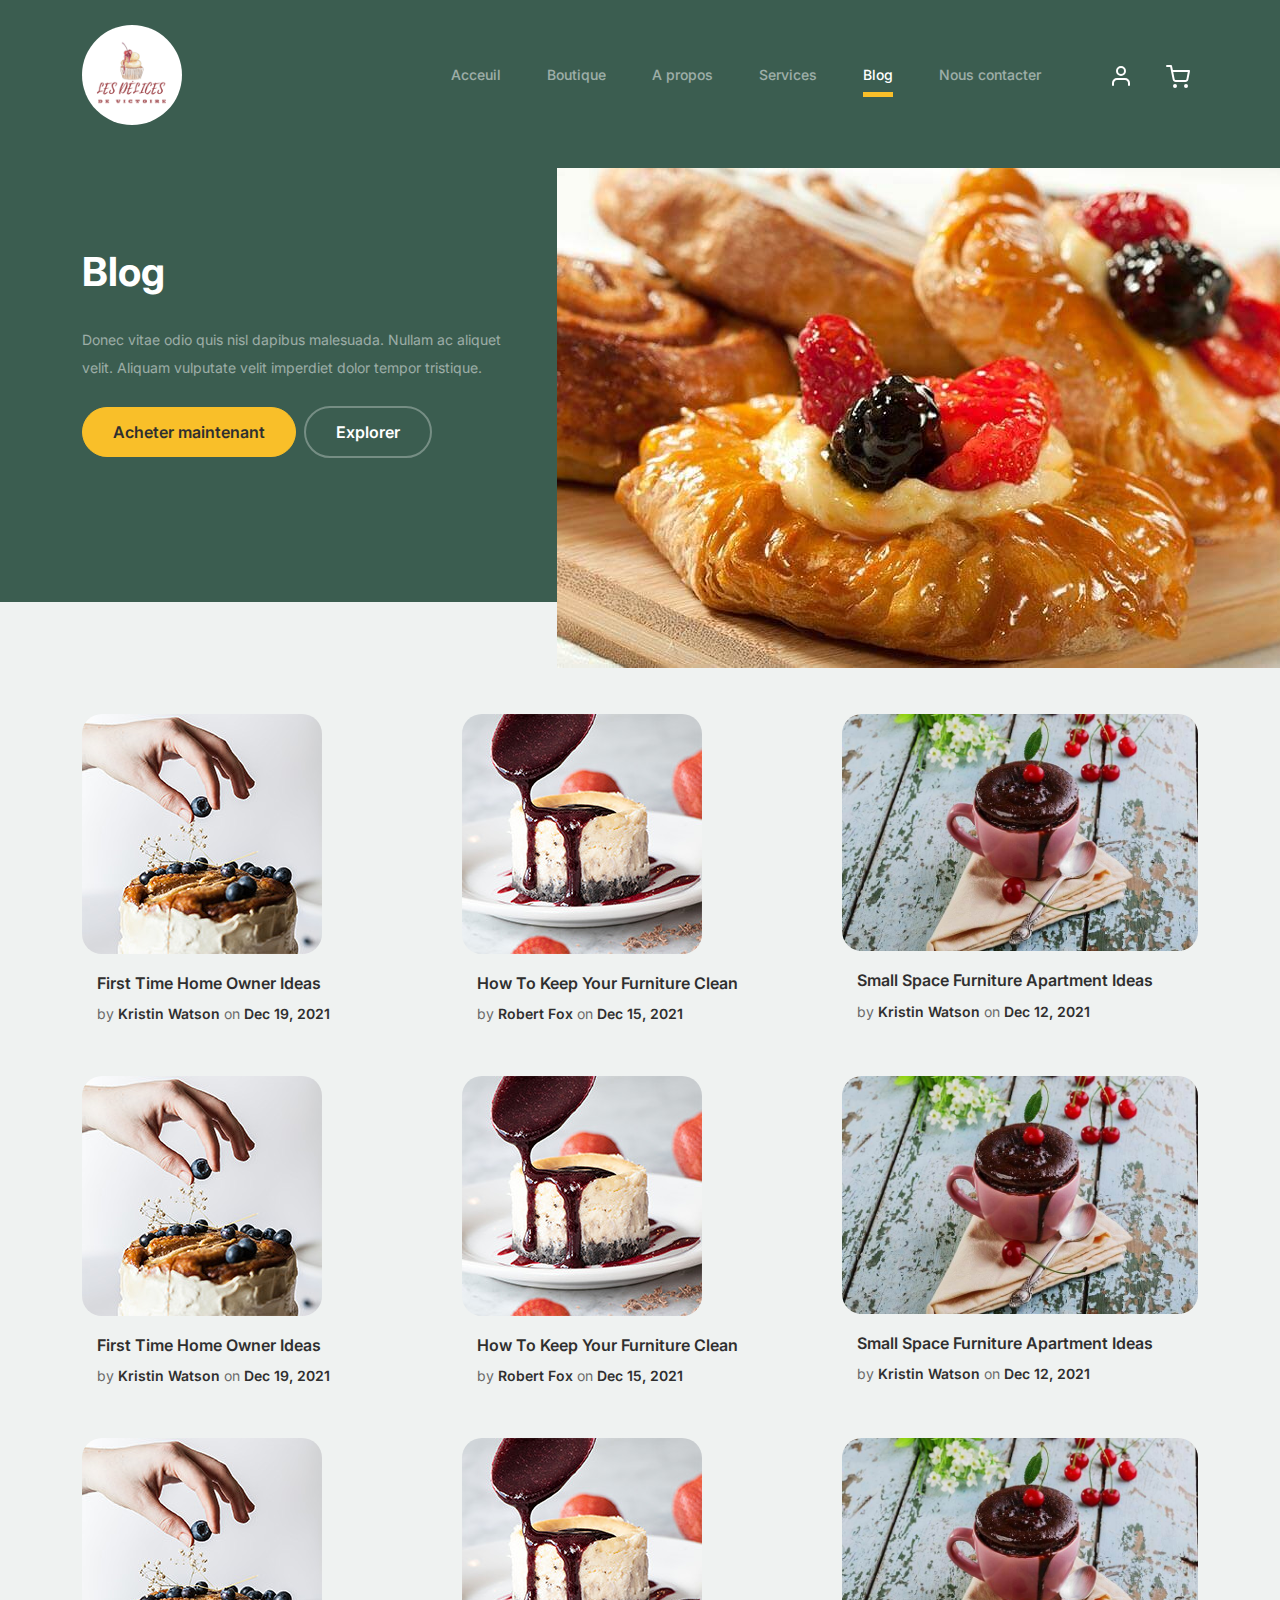
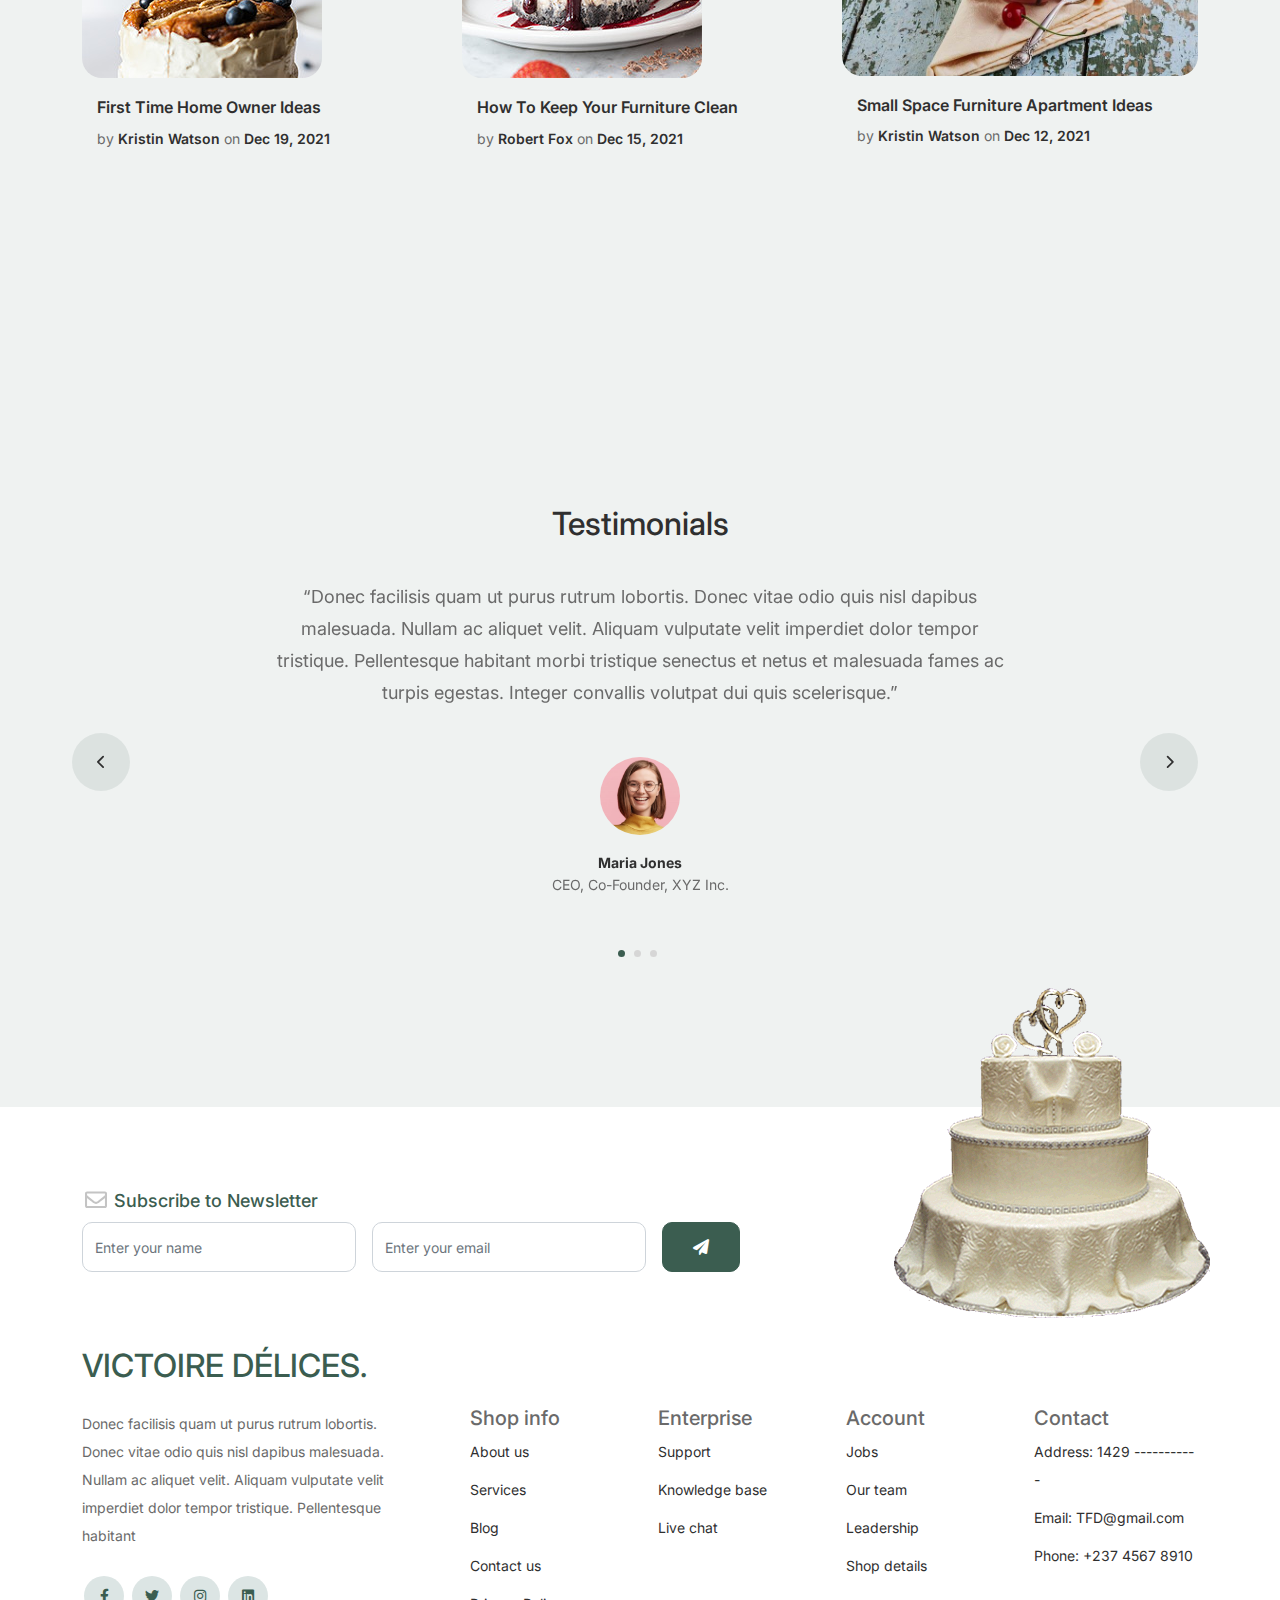
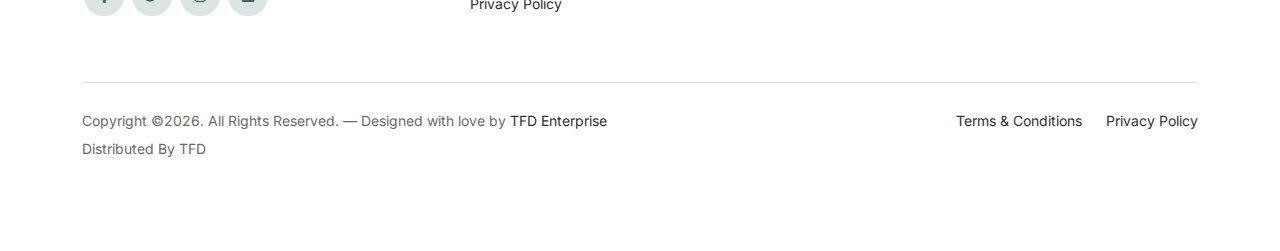
<file: blog.html>
<!-- /*
* Bootstrap 5
* Template Name: Furni
* Template Author: Untree.co
* Template URI: https://untree.co/
* License: https://creativecommons.org/licenses/by/3.0/
*/ -->
<!doctype html>
<html lang="en">
	<head>
		<meta charset="utf-8">
		<meta name="viewport" content="width=device-width, initial-scale=1, shrink-to-fit=no">
		<!-- <meta name="author" content="Untree.co"> -->
		<link rel="shortcut icon" href="favicon.png">
	  
		<meta name="description" content="" />
		<meta name="keywords" content="bootstrap, bootstrap4" />
	  
			  <!-- Bootstrap CSS -->
			  <link href="css/bootstrap.min.css" rel="stylesheet">
			  <link href="https://cdnjs.cloudflare.com/ajax/libs/font-awesome/6.0.0-beta3/css/all.min.css" rel="stylesheet">
			  <link href="css/tiny-slider.css" rel="stylesheet">
			  <link href="css/style.css" rel="stylesheet">
			  <title>lES DELICES DE VICTOIRE </title>
	</head>

	<body>
		
	<!-- Start Header/Navigation -->
	<nav class="custom-navbar navbar navbar navbar-expand-md navbar-dark bg-dark" arial-label="Furni navigation bar">

		<div class="container">
			<a class="navbar-brand" href="index.html"> <img src="favicon.png" alt="" width="100px" class="logo"> <span></span></a>

			<button class="navbar-toggler" type="button" data-bs-toggle="collapse" data-bs-target="#navbarsFurni" aria-controls="navbarsFurni" aria-expanded="false" aria-label="Toggle navigation">
				<span class="navbar-toggler-icon"></span>
			</button>

			<div class="collapse navbar-collapse" id="navbarsFurni">
				<ul class="custom-navbar-nav navbar-nav ms-auto mb-2 mb-md-0">
					<li class="nav-item ">
						<a class="nav-link" href="index.html">Acceuil</a>
					</li>
					<li><a class="nav-link" href="shop.html">Boutique</a></li>
					<li><a class="nav-link" href="about.html">A propos</a></li>
					<li><a class="nav-link" href="services.html">Services</a></li>
					<li class="active"><a class="nav-link" href="blog.html">Blog</a></li>
					<li><a class="nav-link" href="contact.html">Nous contacter</a></li>
				</ul>

				<ul class="custom-navbar-cta navbar-nav mb-2 mb-md-0 ms-5">
					<li><a class="nav-link" href="#"><img src="images/user.svg"></a></li>
					<li><a class="nav-link" href="cart.html"><img src="images/cart.svg"></a></li>
				</ul>
			</div>
		</div>
			
	</nav>
	<!-- End Header/Navigation -->

		<!-- Start Hero Section -->
			<div class="hero">
				<div class="container">
					<div class="row justify-content-between">
						<div class="col-lg-5">
							<div class="intro-excerpt">
								<h1>Blog</h1>
								<p class="mb-4">Donec vitae odio quis nisl dapibus malesuada. Nullam ac aliquet velit. Aliquam vulputate velit imperdiet dolor tempor tristique.</p>
								<p><a href="" class="btn btn-secondary me-2">Acheter maintenant</a><a href="#" class="btn btn-white-outline">Explorer</a></p>
							</div>
						</div>
						<div class="col-lg-7">
							<div class="hero-img-wrap">
								<img src="images/couch.png" class="img-fluid">
							</div>
						</div>
					</div>
				</div>
			</div>
		<!-- End Hero Section -->

		

		<!-- Start Blog Section -->
		<div class="blog-section">
			<div class="container">
				
				<div class="row">

					<div class="col-12 col-sm-6 col-md-4 mb-5">
						<div class="post-entry">
							<a href="#" class="post-thumbnail"><img src="images/post-1.jpg" alt="Image" class="img-fluid"></a>
							<div class="post-content-entry">
								<h3><a href="#">First Time Home Owner Ideas</a></h3>
								<div class="meta">
									<span>by <a href="#">Kristin Watson</a></span> <span>on <a href="#">Dec 19, 2021</a></span>
								</div>
							</div>
						</div>
					</div>

					<div class="col-12 col-sm-6 col-md-4 mb-5">
						<div class="post-entry">
							<a href="#" class="post-thumbnail"><img src="images/post-2.jpg" alt="Image" class="img-fluid"></a>
							<div class="post-content-entry">
								<h3><a href="#">How To Keep Your Furniture Clean</a></h3>
								<div class="meta">
									<span>by <a href="#">Robert Fox</a></span> <span>on <a href="#">Dec 15, 2021</a></span>
								</div>
							</div>
						</div>
					</div>

					<div class="col-12 col-sm-6 col-md-4 mb-5">
						<div class="post-entry">
							<a href="#" class="post-thumbnail"><img src="images/post-3.jpg" alt="Image" class="img-fluid"></a>
							<div class="post-content-entry">
								<h3><a href="#">Small Space Furniture Apartment Ideas</a></h3>
								<div class="meta">
									<span>by <a href="#">Kristin Watson</a></span> <span>on <a href="#">Dec 12, 2021</a></span>
								</div>
							</div>
						</div>
					</div>

					<div class="col-12 col-sm-6 col-md-4 mb-5">
						<div class="post-entry">
							<a href="#" class="post-thumbnail"><img src="images/post-1.jpg" alt="Image" class="img-fluid"></a>
							<div class="post-content-entry">
								<h3><a href="#">First Time Home Owner Ideas</a></h3>
								<div class="meta">
									<span>by <a href="#">Kristin Watson</a></span> <span>on <a href="#">Dec 19, 2021</a></span>
								</div>
							</div>
						</div>
					</div>

					<div class="col-12 col-sm-6 col-md-4 mb-5">
						<div class="post-entry">
							<a href="#" class="post-thumbnail"><img src="images/post-2.jpg" alt="Image" class="img-fluid"></a>
							<div class="post-content-entry">
								<h3><a href="#">How To Keep Your Furniture Clean</a></h3>
								<div class="meta">
									<span>by <a href="#">Robert Fox</a></span> <span>on <a href="#">Dec 15, 2021</a></span>
								</div>
							</div>
						</div>
					</div>

					<div class="col-12 col-sm-6 col-md-4 mb-5">
						<div class="post-entry">
							<a href="#" class="post-thumbnail"><img src="images/post-3.jpg" alt="Image" class="img-fluid"></a>
							<div class="post-content-entry">
								<h3><a href="#">Small Space Furniture Apartment Ideas</a></h3>
								<div class="meta">
									<span>by <a href="#">Kristin Watson</a></span> <span>on <a href="#">Dec 12, 2021</a></span>
								</div>
							</div>
						</div>
					</div>

					<div class="col-12 col-sm-6 col-md-4 mb-5">
						<div class="post-entry">
							<a href="#" class="post-thumbnail"><img src="images/post-1.jpg" alt="Image" class="img-fluid"></a>
							<div class="post-content-entry">
								<h3><a href="#">First Time Home Owner Ideas</a></h3>
								<div class="meta">
									<span>by <a href="#">Kristin Watson</a></span> <span>on <a href="#">Dec 19, 2021</a></span>
								</div>
							</div>
						</div>
					</div>

					<div class="col-12 col-sm-6 col-md-4 mb-5">
						<div class="post-entry">
							<a href="#" class="post-thumbnail"><img src="images/post-2.jpg" alt="Image" class="img-fluid"></a>
							<div class="post-content-entry">
								<h3><a href="#">How To Keep Your Furniture Clean</a></h3>
								<div class="meta">
									<span>by <a href="#">Robert Fox</a></span> <span>on <a href="#">Dec 15, 2021</a></span>
								</div>
							</div>
						</div>
					</div>

					<div class="col-12 col-sm-6 col-md-4 mb-5">
						<div class="post-entry">
							<a href="#" class="post-thumbnail"><img src="images/post-3.jpg" alt="Image" class="img-fluid"></a>
							<div class="post-content-entry">
								<h3><a href="#">Small Space Furniture Apartment Ideas</a></h3>
								<div class="meta">
									<span>by <a href="#">Kristin Watson</a></span> <span>on <a href="#">Dec 12, 2021</a></span>
								</div>
							</div>
						</div>
					</div>

				</div>
			</div>
		</div>
		<!-- End Blog Section -->	

		

		<!-- Start Testimonial Slider -->
		<div class="testimonial-section before-footer-section">
			<div class="container">
				<div class="row">
					<div class="col-lg-7 mx-auto text-center">
						<h2 class="section-title">Testimonials</h2>
					</div>
				</div>

				<div class="row justify-content-center">
					<div class="col-lg-12">
						<div class="testimonial-slider-wrap text-center">

							<div id="testimonial-nav">
								<span class="prev" data-controls="prev"><span class="fa fa-chevron-left"></span></span>
								<span class="next" data-controls="next"><span class="fa fa-chevron-right"></span></span>
							</div>

							<div class="testimonial-slider">
								
								<div class="item">
									<div class="row justify-content-center">
										<div class="col-lg-8 mx-auto">

											<div class="testimonial-block text-center">
												<blockquote class="mb-5">
													<p>&ldquo;Donec facilisis quam ut purus rutrum lobortis. Donec vitae odio quis nisl dapibus malesuada. Nullam ac aliquet velit. Aliquam vulputate velit imperdiet dolor tempor tristique. Pellentesque habitant morbi tristique senectus et netus et malesuada fames ac turpis egestas. Integer convallis volutpat dui quis scelerisque.&rdquo;</p>
												</blockquote>

												<div class="author-info">
													<div class="author-pic">
														<img src="images/person-1.png" alt="Maria Jones" class="img-fluid">
													</div>
													<h3 class="font-weight-bold">Maria Jones</h3>
													<span class="position d-block mb-3">CEO, Co-Founder, XYZ Inc.</span>
												</div>
											</div>

										</div>
									</div>
								</div> 
								<!-- END item -->

								<div class="item">
									<div class="row justify-content-center">
										<div class="col-lg-8 mx-auto">

											<div class="testimonial-block text-center">
												<blockquote class="mb-5">
													<p>&ldquo;Donec facilisis quam ut purus rutrum lobortis. Donec vitae odio quis nisl dapibus malesuada. Nullam ac aliquet velit. Aliquam vulputate velit imperdiet dolor tempor tristique. Pellentesque habitant morbi tristique senectus et netus et malesuada fames ac turpis egestas. Integer convallis volutpat dui quis scelerisque.&rdquo;</p>
												</blockquote>

												<div class="author-info">
													<div class="author-pic">
														<img src="images/person-1.png" alt="Maria Jones" class="img-fluid">
													</div>
													<h3 class="font-weight-bold">Maria Jones</h3>
													<span class="position d-block mb-3">CEO, Co-Founder, XYZ Inc.</span>
												</div>
											</div>

										</div>
									</div>
								</div> 
								<!-- END item -->

								<div class="item">
									<div class="row justify-content-center">
										<div class="col-lg-8 mx-auto">

											<div class="testimonial-block text-center">
												<blockquote class="mb-5">
													<p>&ldquo;Donec facilisis quam ut purus rutrum lobortis. Donec vitae odio quis nisl dapibus malesuada. Nullam ac aliquet velit. Aliquam vulputate velit imperdiet dolor tempor tristique. Pellentesque habitant morbi tristique senectus et netus et malesuada fames ac turpis egestas. Integer convallis volutpat dui quis scelerisque.&rdquo;</p>
												</blockquote>

												<div class="author-info">
													<div class="author-pic">
														<img src="images/person-1.png" alt="Maria Jones" class="img-fluid">
													</div>
													<h3 class="font-weight-bold">Maria Jones</h3>
													<span class="position d-block mb-3">CEO, Co-Founder, XYZ Inc.</span>
												</div>
											</div>

										</div>
									</div>
								</div> 
								<!-- END item -->

							</div>

						</div>
					</div>
				</div>
			</div>
		</div>
		<!-- End Testimonial Slider -->

		

		<!-- Start Footer Section -->
		<footer class="footer-section">
			<div class="container relative">

				<div class="sofa-img">
					<img src="images/sofa.png" alt="Image" class="img-fluid">
				</div>

				<div class="row">
					<div class="col-lg-8">
						<div class="subscription-form">
							<h3 class="d-flex align-items-center"><span class="me-1"><img src="images/envelope-outline.svg" alt="Image" class="img-fluid"></span><span>Subscribe to Newsletter</span></h3>

							<form action="#" class="row g-3">
								<div class="col-auto">
									<input type="text" class="form-control" placeholder="Enter your name">
								</div>
								<div class="col-auto">
									<input type="email" class="form-control" placeholder="Enter your email">
								</div>
								<div class="col-auto">
									<button class="btn btn-primary">
										<span class="fa fa-paper-plane"></span>
									</button>
								</div>
							</form>

						</div>
					</div>
				</div>

				<div class="row g-5 mb-5">
					<div class="col-lg-4">
						<div class="mb-4 footer-logo-wrap"><a href="#" class="footer-logo">VICTOIRE<span> DÉLICES.</span></a></div>
						<p class="mb-4">Donec facilisis quam ut purus rutrum lobortis. Donec vitae odio quis nisl dapibus malesuada. Nullam ac aliquet velit. Aliquam vulputate velit imperdiet dolor tempor tristique. Pellentesque habitant</p>

						<ul class="list-unstyled custom-social">
							<li><a href="#"><span class="fa fa-brands fa-facebook-f"></span></a></li>
							<li><a href="#"><span class="fa fa-brands fa-twitter"></span></a></li>
							<li><a href="#"><span class="fa fa-brands fa-instagram"></span></a></li>
							<li><a href="#"><span class="fa fa-brands fa-linkedin"></span></a></li>
						</ul>
					</div>

					<div class="col-lg-8">
						<div class="row links-wrap">
							<div class="col-6 col-sm-6 col-md-3">
								<ul class="list-unstyled">
									<h5>Shop info</h5>
									<li><a href="#">About us</a></li>
									<li><a href="#">Services</a></li>
									<li><a href="#">Blog</a></li>
									<li><a href="#">Contact us</a></li>
									<li><a href="#">Privacy Policy</a></li>
								</ul>
							</div>

							<div class="col-6 col-sm-6 col-md-3">
								<ul class="list-unstyled">
									<h5>Enterprise</h5>
									<li><a href="#">Support</a></li>
									<li><a href="#">Knowledge base</a></li>
									<li><a href="#">Live chat</a></li>
								</ul>
							</div>

							<div class="col-6 col-sm-6 col-md-3">
								<ul class="list-unstyled">
									<h5>Account</h5>
									<li><a href="#">Jobs</a></li>
									<li><a href="#">Our team</a></li>
									<li><a href="#">Leadership</a></li>
									<li><a href="#">Shop details</a></li>
								</ul>
							</div>

							<div class="col-6 col-sm-6 col-md-3">
								<ul class="list-unstyled">
									<h5>Contact</h5>
									<li><a href="#">Address: 1429 -----------</a></li>
									<li><a href="#">Email: TFD@gmail.com</a></li>
									<li><a href="#">Phone: +237 4567 8910</a></li>
								</ul>
							</div>
						</div>
					</div>

				</div>

				<div class="border-top copyright">
					<div class="row pt-4">
						<div class="col-lg-6">
							<p class="mb-2 text-center text-lg-start">Copyright &copy;<script>document.write(new Date().getFullYear());</script>. All Rights Reserved. &mdash; Designed with love by <a href="https://untree.co">TFD Enterprise</a> Distributed By <a hreff="https://themewagon.com">TFD</a>  <!-- License information: https://untree.co/license/ -->
            </p>
						</div>

						<div class="col-lg-6 text-center text-lg-end">
							<ul class="list-unstyled d-inline-flex ms-auto">
								<li class="me-4"><a href="#">Terms &amp; Conditions</a></li>
								<li><a href="#">Privacy Policy</a></li>
							</ul>
						</div>

					</div>
				</div>

			</div>
		</footer>
		<!-- End Footer Section -->	


		<script src="js/bootstrap.bundle.min.js"></script>
		<script src="js/tiny-slider.js"></script>
		<script src="js/custom.js"></script>
	</body>

</html>
</file>
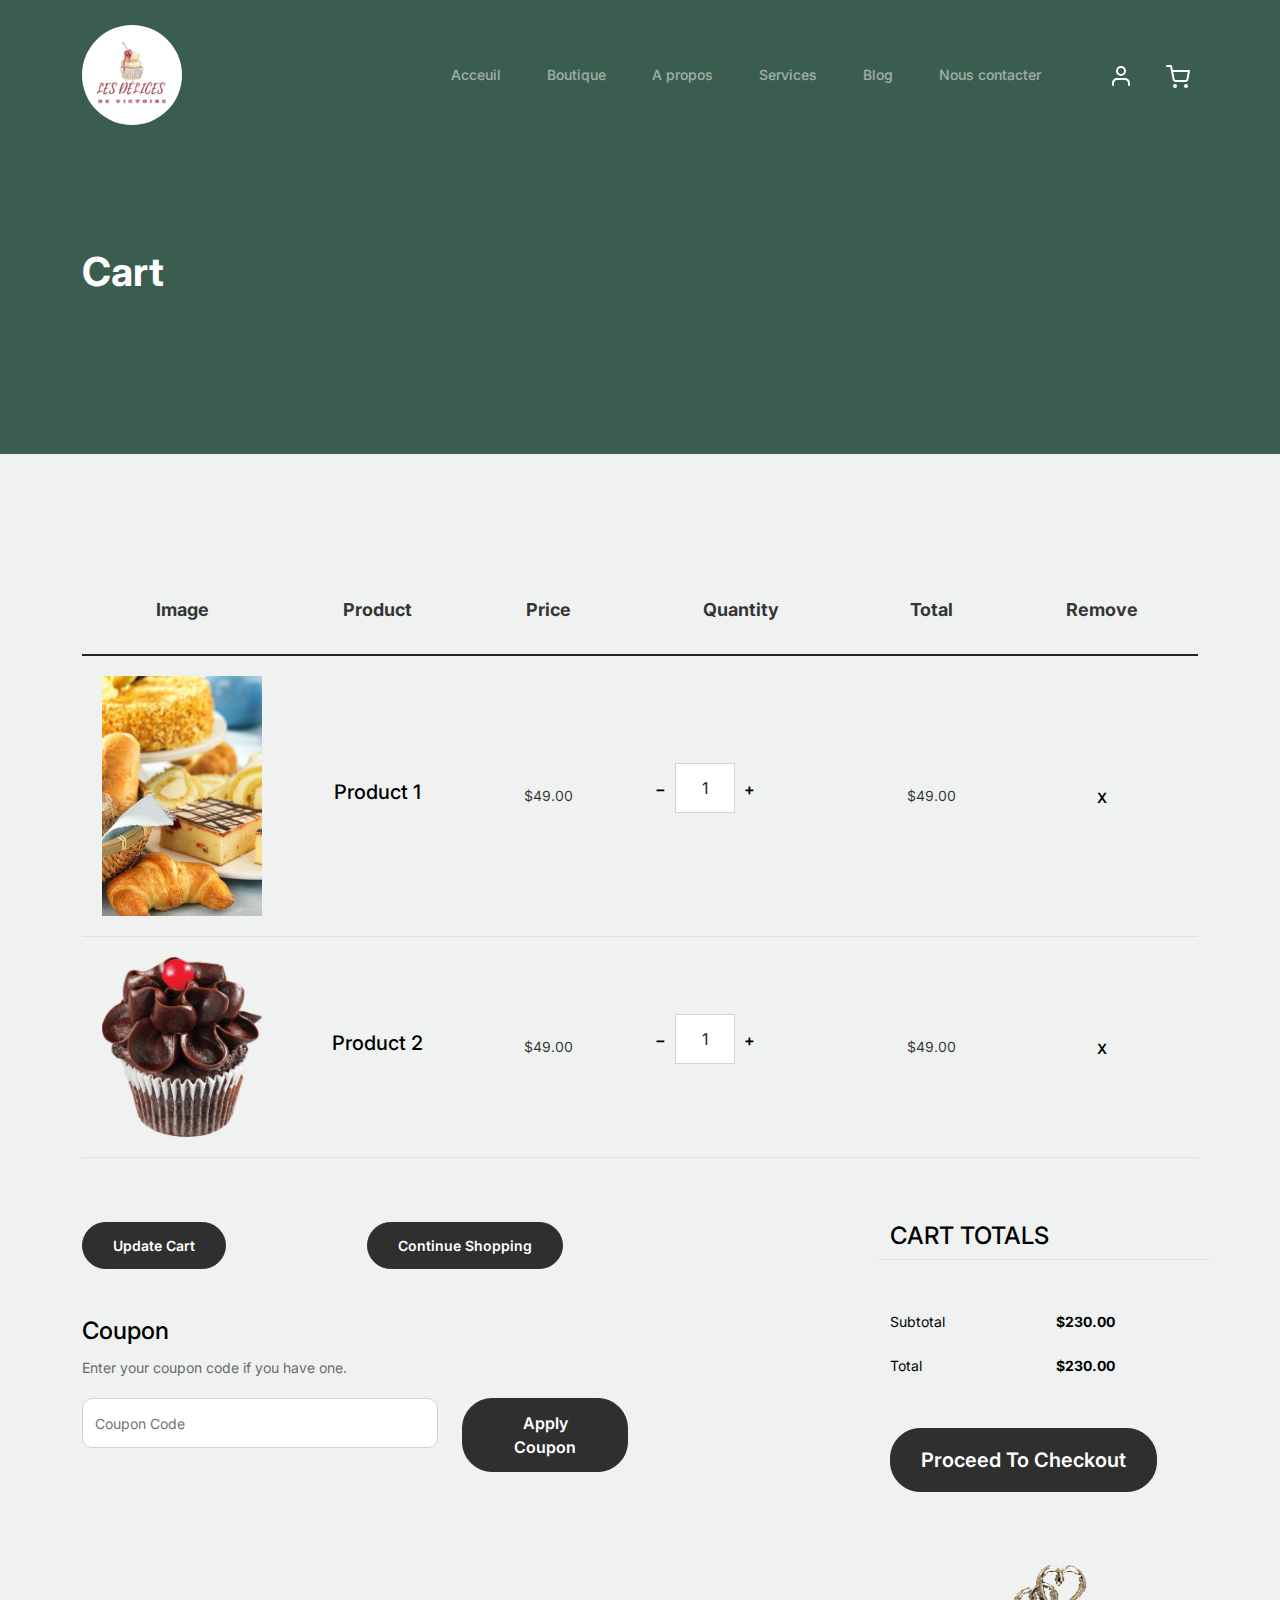
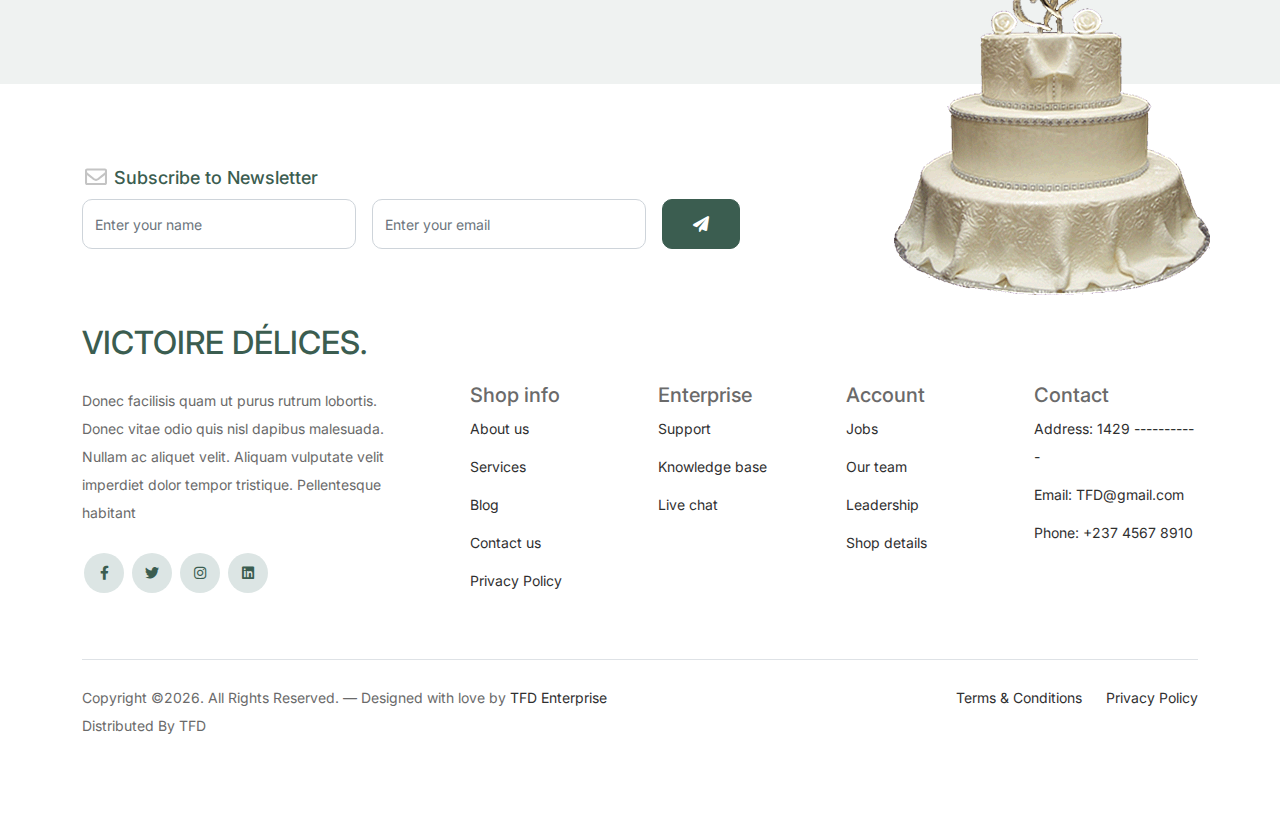
<file: cart.html>
<!-- /*
* Bootstrap 5
* Template Name: Furni
* Template Author: Untree.co
* Template URI: https://untree.co/
* License: https://creativecommons.org/licenses/by/3.0/
*/ -->
<!doctype html>
<html lang="en">
	<head>
		<meta charset="utf-8">
		<meta name="viewport" content="width=device-width, initial-scale=1, shrink-to-fit=no">
		<!-- <meta name="author" content="Untree.co"> -->
		<link rel="shortcut icon" href="favicon.png">
	  
		<meta name="description" content="" />
		<meta name="keywords" content="bootstrap, bootstrap4" />
	  
			  <!-- Bootstrap CSS -->
			  <link href="css/bootstrap.min.css" rel="stylesheet">
			  <link href="https://cdnjs.cloudflare.com/ajax/libs/font-awesome/6.0.0-beta3/css/all.min.css" rel="stylesheet">
			  <link href="css/tiny-slider.css" rel="stylesheet">
			  <link href="css/style.css" rel="stylesheet">
			  <title>lES DELICES DE VICTOIRE </title>
	</head>

	<body>

		<!-- Start Header/Navigation -->
		<nav class="custom-navbar navbar navbar navbar-expand-md navbar-dark bg-dark" arial-label="Furni navigation bar">

			<div class="container">
				<a class="navbar-brand" href="index.html"> <img src="favicon.png" alt="" width="100px" class="logo"> <span></span></a>

				<button class="navbar-toggler" type="button" data-bs-toggle="collapse" data-bs-target="#navbarsFurni" aria-controls="navbarsFurni" aria-expanded="false" aria-label="Toggle navigation">
					<span class="navbar-toggler-icon"></span>
				</button>

				<div class="collapse navbar-collapse" id="navbarsFurni">
					<ul class="custom-navbar-nav navbar-nav ms-auto mb-2 mb-md-0">
						<li class="nav-item ">
							<a class="nav-link" href="index.html">Acceuil</a>
						</li>
						<li><a class="nav-link" href="shop.html">Boutique</a></li>
						<li><a class="nav-link" href="about.html">A propos</a></li>
						<li><a class="nav-link" href="services.html">Services</a></li>
						<li><a class="nav-link" href="blog.html">Blog</a></li>
						<li><a class="nav-link" href="contact.html">Nous contacter</a></li>
					</ul>

					<ul class="custom-navbar-cta navbar-nav mb-2 mb-md-0 ms-5">
						<li><a class="nav-link" href="#"><img src="images/user.svg"></a></li>
						<li><a class="nav-link" href="cart.html"><img src="images/cart.svg"></a></li>
					</ul>
				</div>
			</div>
				
		</nav>
		<!-- End Header/Navigation -->

		<!-- Start Hero Section -->
			<div class="hero">
				<div class="container">
					<div class="row justify-content-between">
						<div class="col-lg-5">
							<div class="intro-excerpt">
								<h1>Cart</h1>
							</div>
						</div>
						<div class="col-lg-7">
							
						</div>
					</div>
				</div>
			</div>
		<!-- End Hero Section -->

		

		<div class="untree_co-section before-footer-section">
            <div class="container">
              <div class="row mb-5">
                <form class="col-md-12" method="post">
                  <div class="site-blocks-table">
                    <table class="table">
                      <thead>
                        <tr>
                          <th class="product-thumbnail">Image</th>
                          <th class="product-name">Product</th>
                          <th class="product-price">Price</th>
                          <th class="product-quantity">Quantity</th>
                          <th class="product-total">Total</th>
                          <th class="product-remove">Remove</th>
                        </tr>
                      </thead>
                      <tbody>
                        <tr>
                          <td class="product-thumbnail">
                            <img src="images/product-1.png" alt="Image" class="img-fluid">
                          </td>
                          <td class="product-name">
                            <h2 class="h5 text-black">Product 1</h2>
                          </td>
                          <td>$49.00</td>
                          <td>
                            <div class="input-group mb-3 d-flex align-items-center quantity-container" style="max-width: 120px;">
                              <div class="input-group-prepend">
                                <button class="btn btn-outline-black decrease" type="button">&minus;</button>
                              </div>
                              <input type="text" class="form-control text-center quantity-amount" value="1" placeholder="" aria-label="Example text with button addon" aria-describedby="button-addon1">
                              <div class="input-group-append">
                                <button class="btn btn-outline-black increase" type="button">&plus;</button>
                              </div>
                            </div>
        
                          </td>
                          <td>$49.00</td>
                          <td><a href="#" class="btn btn-black btn-sm">X</a></td>
                        </tr>
        
                        <tr>
                          <td class="product-thumbnail">
                            <img src="images/product-2.png" alt="Image" class="img-fluid">
                          </td>
                          <td class="product-name">
                            <h2 class="h5 text-black">Product 2</h2>
                          </td>
                          <td>$49.00</td>
                          <td>
                            <div class="input-group mb-3 d-flex align-items-center quantity-container" style="max-width: 120px;">
                              <div class="input-group-prepend">
                                <button class="btn btn-outline-black decrease" type="button">&minus;</button>
                              </div>
                              <input type="text" class="form-control text-center quantity-amount" value="1" placeholder="" aria-label="Example text with button addon" aria-describedby="button-addon1">
                              <div class="input-group-append">
                                <button class="btn btn-outline-black increase" type="button">&plus;</button>
                              </div>
                            </div>
        
                          </td>
                          <td>$49.00</td>
                          <td><a href="#" class="btn btn-black btn-sm">X</a></td>
                        </tr>
                      </tbody>
                    </table>
                  </div>
                </form>
              </div>
        
              <div class="row">
                <div class="col-md-6">
                  <div class="row mb-5">
                    <div class="col-md-6 mb-3 mb-md-0">
                      <button class="btn btn-black btn-sm btn-block">Update Cart</button>
                    </div>
                    <div class="col-md-6">
                      <button class="btn btn-outline-black btn-sm btn-block">Continue Shopping</button>
                    </div>
                  </div>
                  <div class="row">
                    <div class="col-md-12">
                      <label class="text-black h4" for="coupon">Coupon</label>
                      <p>Enter your coupon code if you have one.</p>
                    </div>
                    <div class="col-md-8 mb-3 mb-md-0">
                      <input type="text" class="form-control py-3" id="coupon" placeholder="Coupon Code">
                    </div>
                    <div class="col-md-4">
                      <button class="btn btn-black">Apply Coupon</button>
                    </div>
                  </div>
                </div>
                <div class="col-md-6 pl-5">
                  <div class="row justify-content-end">
                    <div class="col-md-7">
                      <div class="row">
                        <div class="col-md-12 text-right border-bottom mb-5">
                          <h3 class="text-black h4 text-uppercase">Cart Totals</h3>
                        </div>
                      </div>
                      <div class="row mb-3">
                        <div class="col-md-6">
                          <span class="text-black">Subtotal</span>
                        </div>
                        <div class="col-md-6 text-right">
                          <strong class="text-black">$230.00</strong>
                        </div>
                      </div>
                      <div class="row mb-5">
                        <div class="col-md-6">
                          <span class="text-black">Total</span>
                        </div>
                        <div class="col-md-6 text-right">
                          <strong class="text-black">$230.00</strong>
                        </div>
                      </div>
        
                      <div class="row">
                        <div class="col-md-12">
                          <button class="btn btn-black btn-lg py-3 btn-block" onclick="window.location='checkout.html'">Proceed To Checkout</button>
                        </div>
                      </div>
                    </div>
                  </div>
                </div>
              </div>
            </div>
          </div>
		

		<!-- Start Footer Section -->
		<footer class="footer-section">
			<div class="container relative">

				<div class="sofa-img">
					<img src="images/sofa.png" alt="Image" class="img-fluid">
				</div>

				<div class="row">
					<div class="col-lg-8">
						<div class="subscription-form">
							<h3 class="d-flex align-items-center"><span class="me-1"><img src="images/envelope-outline.svg" alt="Image" class="img-fluid"></span><span>Subscribe to Newsletter</span></h3>

							<form action="#" class="row g-3">
								<div class="col-auto">
									<input type="text" class="form-control" placeholder="Enter your name">
								</div>
								<div class="col-auto">
									<input type="email" class="form-control" placeholder="Enter your email">
								</div>
								<div class="col-auto">
									<button class="btn btn-primary">
										<span class="fa fa-paper-plane"></span>
									</button>
								</div>
							</form>

						</div>
					</div>
				</div>

				<div class="row g-5 mb-5">
					<div class="col-lg-4">
						<div class="mb-4 footer-logo-wrap"><a href="#" class="footer-logo">VICTOIRE<span> DÉLICES.</span></a></div>
						<p class="mb-4">Donec facilisis quam ut purus rutrum lobortis. Donec vitae odio quis nisl dapibus malesuada. Nullam ac aliquet velit. Aliquam vulputate velit imperdiet dolor tempor tristique. Pellentesque habitant</p>

						<ul class="list-unstyled custom-social">
							<li><a href="#"><span class="fa fa-brands fa-facebook-f"></span></a></li>
							<li><a href="#"><span class="fa fa-brands fa-twitter"></span></a></li>
							<li><a href="#"><span class="fa fa-brands fa-instagram"></span></a></li>
							<li><a href="#"><span class="fa fa-brands fa-linkedin"></span></a></li>
						</ul>
					</div>

					<div class="col-lg-8">
						<div class="row links-wrap">
							<div class="col-6 col-sm-6 col-md-3">
								<ul class="list-unstyled">
									<h5>Shop info</h5>
									<li><a href="#">About us</a></li>
									<li><a href="#">Services</a></li>
									<li><a href="#">Blog</a></li>
									<li><a href="#">Contact us</a></li>
									<li><a href="#">Privacy Policy</a></li>
								</ul>
							</div>

							<div class="col-6 col-sm-6 col-md-3">
								<ul class="list-unstyled">
									<h5>Enterprise</h5>
									<li><a href="#">Support</a></li>
									<li><a href="#">Knowledge base</a></li>
									<li><a href="#">Live chat</a></li>
								</ul>
							</div>

							<div class="col-6 col-sm-6 col-md-3">
								<ul class="list-unstyled">
									<h5>Account</h5>
									<li><a href="#">Jobs</a></li>
									<li><a href="#">Our team</a></li>
									<li><a href="#">Leadership</a></li>
									<li><a href="#">Shop details</a></li>
								</ul>
							</div>

							<div class="col-6 col-sm-6 col-md-3">
								<ul class="list-unstyled">
									<h5>Contact</h5>
									<li><a href="#">Address: 1429 -----------</a></li>
									<li><a href="#">Email: TFD@gmail.com</a></li>
									<li><a href="#">Phone: +237 4567 8910</a></li>
								</ul>
							</div>
						</div>
					</div>

				</div>

				<div class="border-top copyright">
					<div class="row pt-4">
						<div class="col-lg-6">
							<p class="mb-2 text-center text-lg-start">Copyright &copy;<script>document.write(new Date().getFullYear());</script>. All Rights Reserved. &mdash; Designed with love by <a href="https://untree.co">TFD Enterprise</a> Distributed By <a hreff="https://themewagon.com">TFD</a>  <!-- License information: https://untree.co/license/ -->
            </p>
						</div>

						<div class="col-lg-6 text-center text-lg-end">
							<ul class="list-unstyled d-inline-flex ms-auto">
								<li class="me-4"><a href="#">Terms &amp; Conditions</a></li>
								<li><a href="#">Privacy Policy</a></li>
							</ul>
						</div>

					</div>
				</div>

			</div>
		</footer>
		<!-- End Footer Section -->	


		<script src="js/bootstrap.bundle.min.js"></script>
		<script src="js/tiny-slider.js"></script>
		<script src="js/custom.js"></script>
	</body>

</html>
</file>
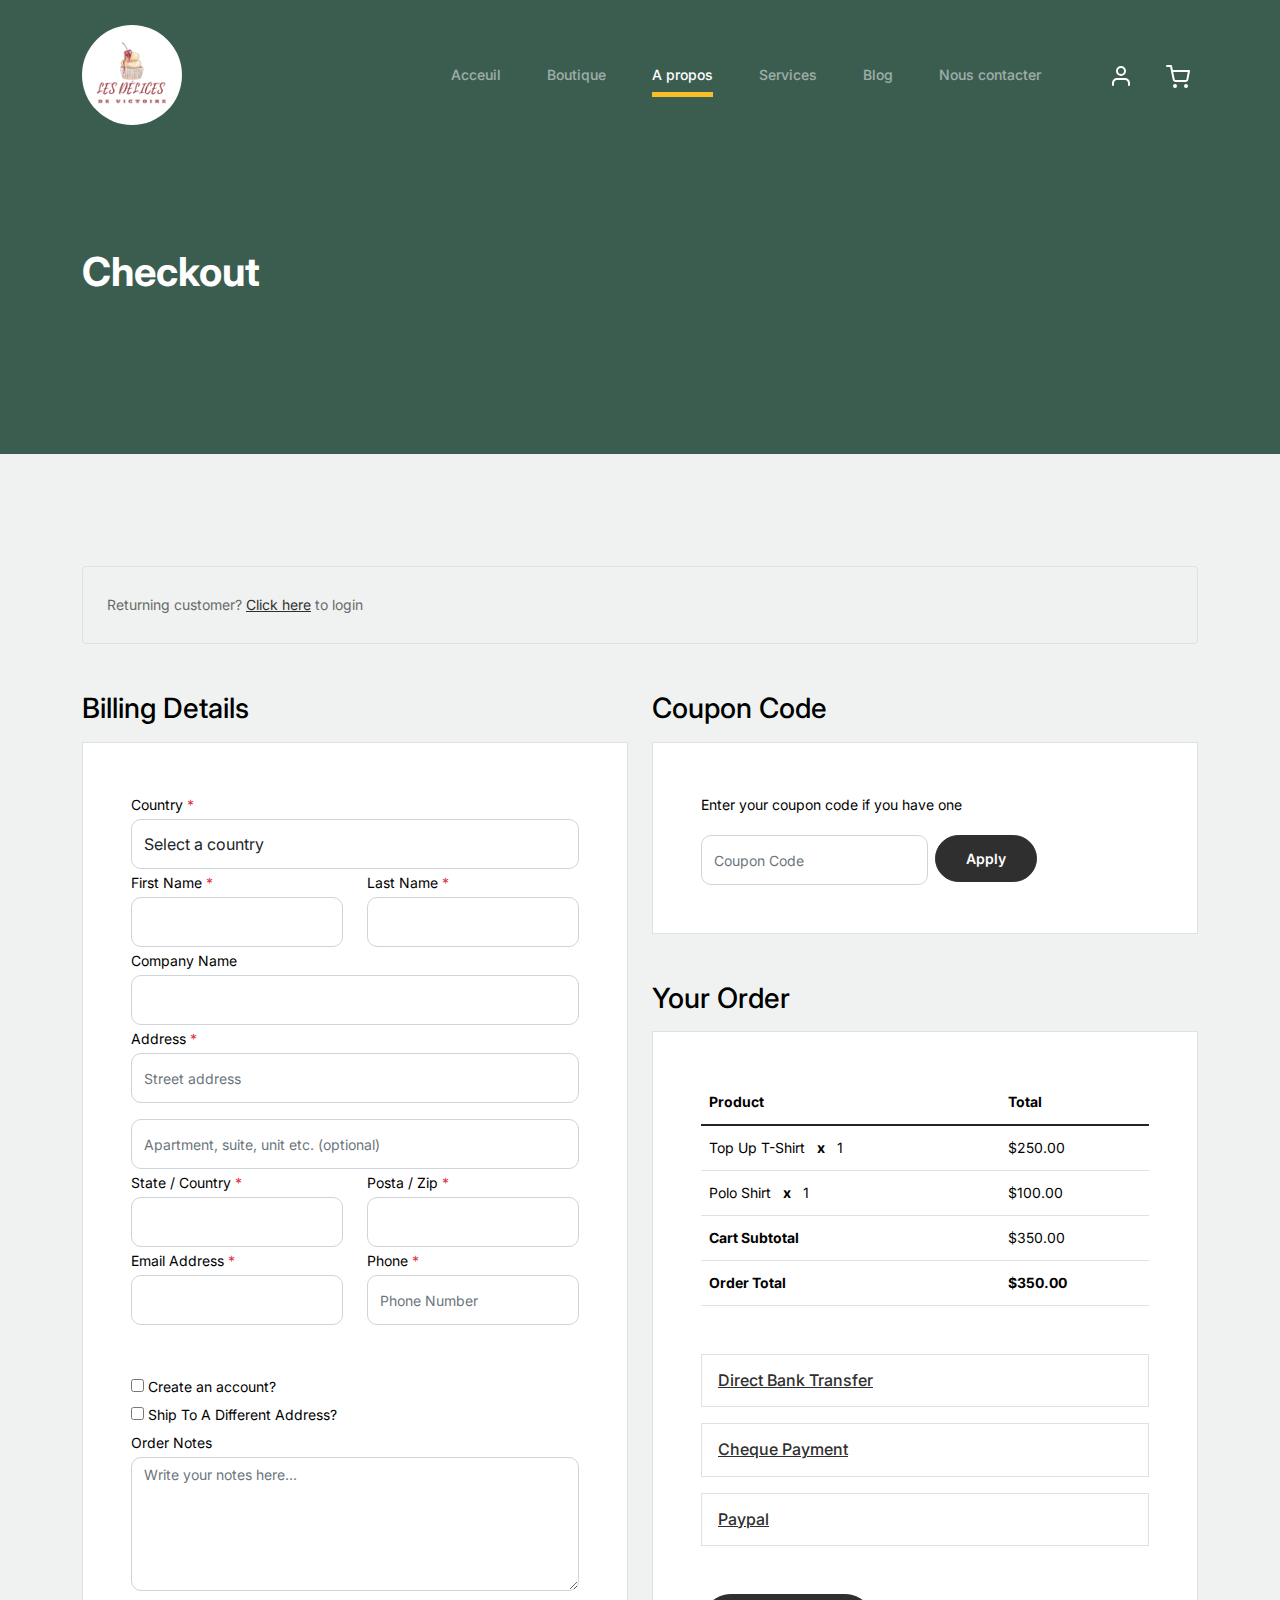
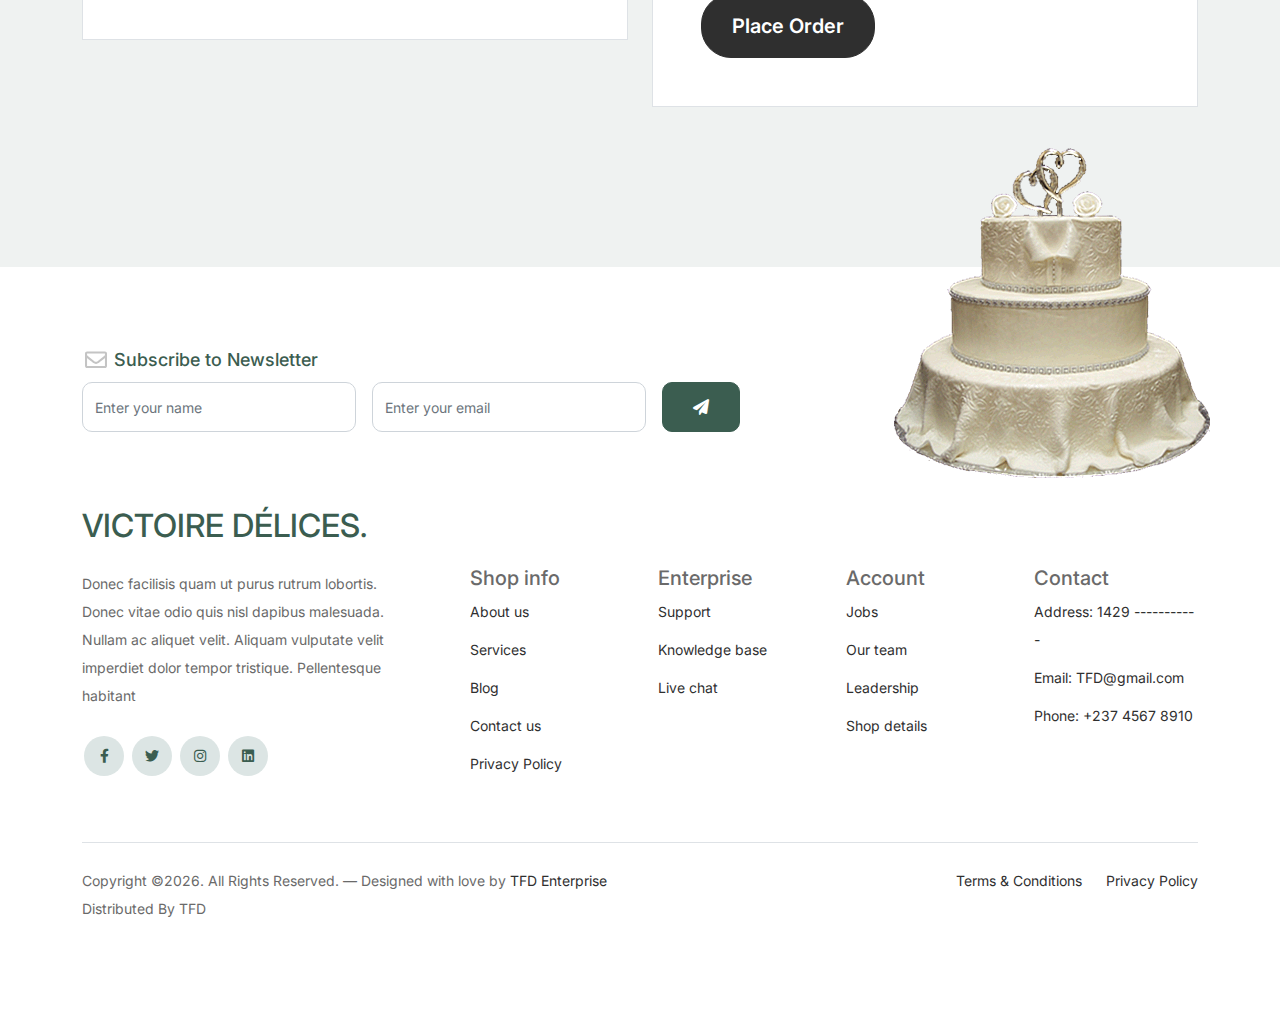
<file: checkout.html>
<!-- /*
* Bootstrap 5
* Template Name: Furni
* Template Author: Untree.co
* Template URI: https://untree.co/
* License: https://creativecommons.org/licenses/by/3.0/
*/ -->
<!doctype html>
<html lang="en">
	<head>
		<meta charset="utf-8">
		<meta name="viewport" content="width=device-width, initial-scale=1, shrink-to-fit=no">
		<!-- <meta name="author" content="Untree.co"> -->
		<link rel="shortcut icon" href="favicon.png">
	  
		<meta name="description" content="" />
		<meta name="keywords" content="bootstrap, bootstrap4" />
	  
			  <!-- Bootstrap CSS -->
			  <link href="css/bootstrap.min.css" rel="stylesheet">
			  <link href="https://cdnjs.cloudflare.com/ajax/libs/font-awesome/6.0.0-beta3/css/all.min.css" rel="stylesheet">
			  <link href="css/tiny-slider.css" rel="stylesheet">
			  <link href="css/style.css" rel="stylesheet">
			  <title>lES DELICES DE VICTOIRE </title>
	</head>

	<body>

			<!-- Start Header/Navigation -->
			<nav class="custom-navbar navbar navbar navbar-expand-md navbar-dark bg-dark" arial-label="Furni navigation bar">

				<div class="container">
					<a class="navbar-brand" href="index.html"> <img src="favicon.png" alt="" width="100px" class="logo"> <span></span></a>
	
					<button class="navbar-toggler" type="button" data-bs-toggle="collapse" data-bs-target="#navbarsFurni" aria-controls="navbarsFurni" aria-expanded="false" aria-label="Toggle navigation">
						<span class="navbar-toggler-icon"></span>
					</button>
	
					<div class="collapse navbar-collapse" id="navbarsFurni">
						<ul class="custom-navbar-nav navbar-nav ms-auto mb-2 mb-md-0">
							<li class="nav-item ">
								<a class="nav-link" href="index.html">Acceuil</a>
							</li>
							<li><a class="nav-link" href="shop.html">Boutique</a></li>
							<li class="active"><a class="nav-link" href="about.html">A propos</a></li>
							<li><a class="nav-link" href="services.html">Services</a></li>
							<li><a class="nav-link" href="blog.html">Blog</a></li>
							<li><a class="nav-link" href="contact.html">Nous contacter</a></li>
						</ul>
	
						<ul class="custom-navbar-cta navbar-nav mb-2 mb-md-0 ms-5">
							<li><a class="nav-link" href="#"><img src="images/user.svg"></a></li>
							<li><a class="nav-link" href="cart.html"><img src="images/cart.svg"></a></li>
						</ul>
					</div>
				</div>
					
			</nav>
			<!-- End Header/Navigation -->

		<!-- Start Hero Section -->
			<div class="hero">
				<div class="container">
					<div class="row justify-content-between">
						<div class="col-lg-5">
							<div class="intro-excerpt">
								<h1>Checkout</h1>
							</div>
						</div>
						<div class="col-lg-7">
							
						</div>
					</div>
				</div>
			</div>
		<!-- End Hero Section -->

		<div class="untree_co-section">
		    <div class="container">
		      <div class="row mb-5">
		        <div class="col-md-12">
		          <div class="border p-4 rounded" role="alert">
		            Returning customer? <a href="#">Click here</a> to login
		          </div>
		        </div>
		      </div>
		      <div class="row">
		        <div class="col-md-6 mb-5 mb-md-0">
		          <h2 class="h3 mb-3 text-black">Billing Details</h2>
		          <div class="p-3 p-lg-5 border bg-white">
		            <div class="form-group">
		              <label for="c_country" class="text-black">Country <span class="text-danger">*</span></label>
		              <select id="c_country" class="form-control">
		                <option value="1">Select a country</option>    
		                <option value="2">bangladesh</option>    
		                <option value="3">Algeria</option>    
		                <option value="4">Afghanistan</option>    
		                <option value="5">Ghana</option>    
		                <option value="6">Albania</option>    
		                <option value="7">Bahrain</option>    
		                <option value="8">Colombia</option>    
		                <option value="9">Dominican Republic</option>    
		              </select>
		            </div>
		            <div class="form-group row">
		              <div class="col-md-6">
		                <label for="c_fname" class="text-black">First Name <span class="text-danger">*</span></label>
		                <input type="text" class="form-control" id="c_fname" name="c_fname">
		              </div>
		              <div class="col-md-6">
		                <label for="c_lname" class="text-black">Last Name <span class="text-danger">*</span></label>
		                <input type="text" class="form-control" id="c_lname" name="c_lname">
		              </div>
		            </div>

		            <div class="form-group row">
		              <div class="col-md-12">
		                <label for="c_companyname" class="text-black">Company Name </label>
		                <input type="text" class="form-control" id="c_companyname" name="c_companyname">
		              </div>
		            </div>

		            <div class="form-group row">
		              <div class="col-md-12">
		                <label for="c_address" class="text-black">Address <span class="text-danger">*</span></label>
		                <input type="text" class="form-control" id="c_address" name="c_address" placeholder="Street address">
		              </div>
		            </div>

		            <div class="form-group mt-3">
		              <input type="text" class="form-control" placeholder="Apartment, suite, unit etc. (optional)">
		            </div>

		            <div class="form-group row">
		              <div class="col-md-6">
		                <label for="c_state_country" class="text-black">State / Country <span class="text-danger">*</span></label>
		                <input type="text" class="form-control" id="c_state_country" name="c_state_country">
		              </div>
		              <div class="col-md-6">
		                <label for="c_postal_zip" class="text-black">Posta / Zip <span class="text-danger">*</span></label>
		                <input type="text" class="form-control" id="c_postal_zip" name="c_postal_zip">
		              </div>
		            </div>

		            <div class="form-group row mb-5">
		              <div class="col-md-6">
		                <label for="c_email_address" class="text-black">Email Address <span class="text-danger">*</span></label>
		                <input type="text" class="form-control" id="c_email_address" name="c_email_address">
		              </div>
		              <div class="col-md-6">
		                <label for="c_phone" class="text-black">Phone <span class="text-danger">*</span></label>
		                <input type="text" class="form-control" id="c_phone" name="c_phone" placeholder="Phone Number">
		              </div>
		            </div>

		            <div class="form-group">
		              <label for="c_create_account" class="text-black" data-bs-toggle="collapse" href="#create_an_account" role="button" aria-expanded="false" aria-controls="create_an_account"><input type="checkbox" value="1" id="c_create_account"> Create an account?</label>
		              <div class="collapse" id="create_an_account">
		                <div class="py-2 mb-4">
		                  <p class="mb-3">Create an account by entering the information below. If you are a returning customer please login at the top of the page.</p>
		                  <div class="form-group">
		                    <label for="c_account_password" class="text-black">Account Password</label>
		                    <input type="email" class="form-control" id="c_account_password" name="c_account_password" placeholder="">
		                  </div>
		                </div>
		              </div>
		            </div>


		            <div class="form-group">
		              <label for="c_ship_different_address" class="text-black" data-bs-toggle="collapse" href="#ship_different_address" role="button" aria-expanded="false" aria-controls="ship_different_address"><input type="checkbox" value="1" id="c_ship_different_address"> Ship To A Different Address?</label>
		              <div class="collapse" id="ship_different_address">
		                <div class="py-2">

		                  <div class="form-group">
		                    <label for="c_diff_country" class="text-black">Country <span class="text-danger">*</span></label>
		                    <select id="c_diff_country" class="form-control">
		                      <option value="1">Select a country</option>    
		                      <option value="2">bangladesh</option>    
		                      <option value="3">Algeria</option>    
		                      <option value="4">Afghanistan</option>    
		                      <option value="5">Ghana</option>    
		                      <option value="6">Albania</option>    
		                      <option value="7">Bahrain</option>    
		                      <option value="8">Colombia</option>    
		                      <option value="9">Dominican Republic</option>    
		                    </select>
		                  </div>


		                  <div class="form-group row">
		                    <div class="col-md-6">
		                      <label for="c_diff_fname" class="text-black">First Name <span class="text-danger">*</span></label>
		                      <input type="text" class="form-control" id="c_diff_fname" name="c_diff_fname">
		                    </div>
		                    <div class="col-md-6">
		                      <label for="c_diff_lname" class="text-black">Last Name <span class="text-danger">*</span></label>
		                      <input type="text" class="form-control" id="c_diff_lname" name="c_diff_lname">
		                    </div>
		                  </div>

		                  <div class="form-group row">
		                    <div class="col-md-12">
		                      <label for="c_diff_companyname" class="text-black">Company Name </label>
		                      <input type="text" class="form-control" id="c_diff_companyname" name="c_diff_companyname">
		                    </div>
		                  </div>

		                  <div class="form-group row  mb-3">
		                    <div class="col-md-12">
		                      <label for="c_diff_address" class="text-black">Address <span class="text-danger">*</span></label>
		                      <input type="text" class="form-control" id="c_diff_address" name="c_diff_address" placeholder="Street address">
		                    </div>
		                  </div>

		                  <div class="form-group">
		                    <input type="text" class="form-control" placeholder="Apartment, suite, unit etc. (optional)">
		                  </div>

		                  <div class="form-group row">
		                    <div class="col-md-6">
		                      <label for="c_diff_state_country" class="text-black">State / Country <span class="text-danger">*</span></label>
		                      <input type="text" class="form-control" id="c_diff_state_country" name="c_diff_state_country">
		                    </div>
		                    <div class="col-md-6">
		                      <label for="c_diff_postal_zip" class="text-black">Posta / Zip <span class="text-danger">*</span></label>
		                      <input type="text" class="form-control" id="c_diff_postal_zip" name="c_diff_postal_zip">
		                    </div>
		                  </div>

		                  <div class="form-group row mb-5">
		                    <div class="col-md-6">
		                      <label for="c_diff_email_address" class="text-black">Email Address <span class="text-danger">*</span></label>
		                      <input type="text" class="form-control" id="c_diff_email_address" name="c_diff_email_address">
		                    </div>
		                    <div class="col-md-6">
		                      <label for="c_diff_phone" class="text-black">Phone <span class="text-danger">*</span></label>
		                      <input type="text" class="form-control" id="c_diff_phone" name="c_diff_phone" placeholder="Phone Number">
		                    </div>
		                  </div>

		                </div>

		              </div>
		            </div>

		            <div class="form-group">
		              <label for="c_order_notes" class="text-black">Order Notes</label>
		              <textarea name="c_order_notes" id="c_order_notes" cols="30" rows="5" class="form-control" placeholder="Write your notes here..."></textarea>
		            </div>

		          </div>
		        </div>
		        <div class="col-md-6">

		          <div class="row mb-5">
		            <div class="col-md-12">
		              <h2 class="h3 mb-3 text-black">Coupon Code</h2>
		              <div class="p-3 p-lg-5 border bg-white">

		                <label for="c_code" class="text-black mb-3">Enter your coupon code if you have one</label>
		                <div class="input-group w-75 couponcode-wrap">
		                  <input type="text" class="form-control me-2" id="c_code" placeholder="Coupon Code" aria-label="Coupon Code" aria-describedby="button-addon2">
		                  <div class="input-group-append">
		                    <button class="btn btn-black btn-sm" type="button" id="button-addon2">Apply</button>
		                  </div>
		                </div>

		              </div>
		            </div>
		          </div>

		          <div class="row mb-5">
		            <div class="col-md-12">
		              <h2 class="h3 mb-3 text-black">Your Order</h2>
		              <div class="p-3 p-lg-5 border bg-white">
		                <table class="table site-block-order-table mb-5">
		                  <thead>
		                    <th>Product</th>
		                    <th>Total</th>
		                  </thead>
		                  <tbody>
		                    <tr>
		                      <td>Top Up T-Shirt <strong class="mx-2">x</strong> 1</td>
		                      <td>$250.00</td>
		                    </tr>
		                    <tr>
		                      <td>Polo Shirt <strong class="mx-2">x</strong>   1</td>
		                      <td>$100.00</td>
		                    </tr>
		                    <tr>
		                      <td class="text-black font-weight-bold"><strong>Cart Subtotal</strong></td>
		                      <td class="text-black">$350.00</td>
		                    </tr>
		                    <tr>
		                      <td class="text-black font-weight-bold"><strong>Order Total</strong></td>
		                      <td class="text-black font-weight-bold"><strong>$350.00</strong></td>
		                    </tr>
		                  </tbody>
		                </table>

		                <div class="border p-3 mb-3">
		                  <h3 class="h6 mb-0"><a class="d-block" data-bs-toggle="collapse" href="#collapsebank" role="button" aria-expanded="false" aria-controls="collapsebank">Direct Bank Transfer</a></h3>

		                  <div class="collapse" id="collapsebank">
		                    <div class="py-2">
		                      <p class="mb-0">Make your payment directly into our bank account. Please use your Order ID as the payment reference. Your order won’t be shipped until the funds have cleared in our account.</p>
		                    </div>
		                  </div>
		                </div>

		                <div class="border p-3 mb-3">
		                  <h3 class="h6 mb-0"><a class="d-block" data-bs-toggle="collapse" href="#collapsecheque" role="button" aria-expanded="false" aria-controls="collapsecheque">Cheque Payment</a></h3>

		                  <div class="collapse" id="collapsecheque">
		                    <div class="py-2">
		                      <p class="mb-0">Make your payment directly into our bank account. Please use your Order ID as the payment reference. Your order won’t be shipped until the funds have cleared in our account.</p>
		                    </div>
		                  </div>
		                </div>

		                <div class="border p-3 mb-5">
		                  <h3 class="h6 mb-0"><a class="d-block" data-bs-toggle="collapse" href="#collapsepaypal" role="button" aria-expanded="false" aria-controls="collapsepaypal">Paypal</a></h3>

		                  <div class="collapse" id="collapsepaypal">
		                    <div class="py-2">
		                      <p class="mb-0">Make your payment directly into our bank account. Please use your Order ID as the payment reference. Your order won’t be shipped until the funds have cleared in our account.</p>
		                    </div>
		                  </div>
		                </div>

		                <div class="form-group">
		                  <button class="btn btn-black btn-lg py-3 btn-block" onclick="window.location='thankyou.html'">Place Order</button>
		                </div>

		              </div>
		            </div>
		          </div>

		        </div>
		      </div>
		      <!-- </form> -->
		    </div>
		  </div>
	<!-- Start Footer Section -->
	<footer class="footer-section">
		<div class="container relative">

			<div class="sofa-img">
				<img src="images/sofa.png" alt="Image" class="img-fluid">
			</div>

			<div class="row">
				<div class="col-lg-8">
					<div class="subscription-form">
						<h3 class="d-flex align-items-center"><span class="me-1"><img src="images/envelope-outline.svg" alt="Image" class="img-fluid"></span><span>Subscribe to Newsletter</span></h3>

						<form action="#" class="row g-3">
							<div class="col-auto">
								<input type="text" class="form-control" placeholder="Enter your name">
							</div>
							<div class="col-auto">
								<input type="email" class="form-control" placeholder="Enter your email">
							</div>
							<div class="col-auto">
								<button class="btn btn-primary">
									<span class="fa fa-paper-plane"></span>
								</button>
							</div>
						</form>

					</div>
				</div>
			</div>

			<div class="row g-5 mb-5">
				<div class="col-lg-4">
					<div class="mb-4 footer-logo-wrap"><a href="#" class="footer-logo">VICTOIRE <span>DÉLICES.</span></a></div>
					<p class="mb-4">Donec facilisis quam ut purus rutrum lobortis. Donec vitae odio quis nisl dapibus malesuada. Nullam ac aliquet velit. Aliquam vulputate velit imperdiet dolor tempor tristique. Pellentesque habitant</p>

					<ul class="list-unstyled custom-social">
						<li><a href="#"><span class="fa fa-brands fa-facebook-f"></span></a></li>
						<li><a href="#"><span class="fa fa-brands fa-twitter"></span></a></li>
						<li><a href="#"><span class="fa fa-brands fa-instagram"></span></a></li>
						<li><a href="#"><span class="fa fa-brands fa-linkedin"></span></a></li>
					</ul>
				</div>

				<div class="col-lg-8">
					<div class="row links-wrap">
						<div class="col-6 col-sm-6 col-md-3">
							<ul class="list-unstyled">
								<h5>Shop info</h5>
								<li><a href="#">About us</a></li>
								<li><a href="#">Services</a></li>
								<li><a href="#">Blog</a></li>
								<li><a href="#">Contact us</a></li>
								<li><a href="#">Privacy Policy</a></li>
							</ul>
						</div>

						<div class="col-6 col-sm-6 col-md-3">
							<ul class="list-unstyled">
								<h5>Enterprise</h5>
								<li><a href="#">Support</a></li>
								<li><a href="#">Knowledge base</a></li>
								<li><a href="#">Live chat</a></li>
							</ul>
						</div>

						<div class="col-6 col-sm-6 col-md-3">
							<ul class="list-unstyled">
								<h5>Account</h5>
								<li><a href="#">Jobs</a></li>
								<li><a href="#">Our team</a></li>
								<li><a href="#">Leadership</a></li>
								<li><a href="#">Shop details</a></li>
							</ul>
						</div>

						<div class="col-6 col-sm-6 col-md-3">
							<ul class="list-unstyled">
								<h5>Contact</h5>
								<li><a href="#">Address: 1429 -----------</a></li>
								<li><a href="#">Email: TFD@gmail.com</a></li>
								<li><a href="#">Phone: +237 4567 8910</a></li>
							</ul>
						</div>
					</div>
				</div>

			</div>

			<div class="border-top copyright">
				<div class="row pt-4">
					<div class="col-lg-6">
						<p class="mb-2 text-center text-lg-start">Copyright &copy;<script>document.write(new Date().getFullYear());</script>. All Rights Reserved. &mdash; Designed with love by <a href="https://untree.co">TFD Enterprise</a> Distributed By <a hreff="https://themewagon.com">TFD</a>  <!-- License information: https://untree.co/license/ -->
		</p>
					</div>

					<div class="col-lg-6 text-center text-lg-end">
						<ul class="list-unstyled d-inline-flex ms-auto">
							<li class="me-4"><a href="#">Terms &amp; Conditions</a></li>
							<li><a href="#">Privacy Policy</a></li>
						</ul>
					</div>

				</div>
			</div>

		</div>
	</footer>
	<!-- End Footer Section -->	


	<script src="js/bootstrap.bundle.min.js"></script>
	<script src="js/tiny-slider.js"></script>
	<script src="js/custom.js"></script>
</body>

</html>
</file>
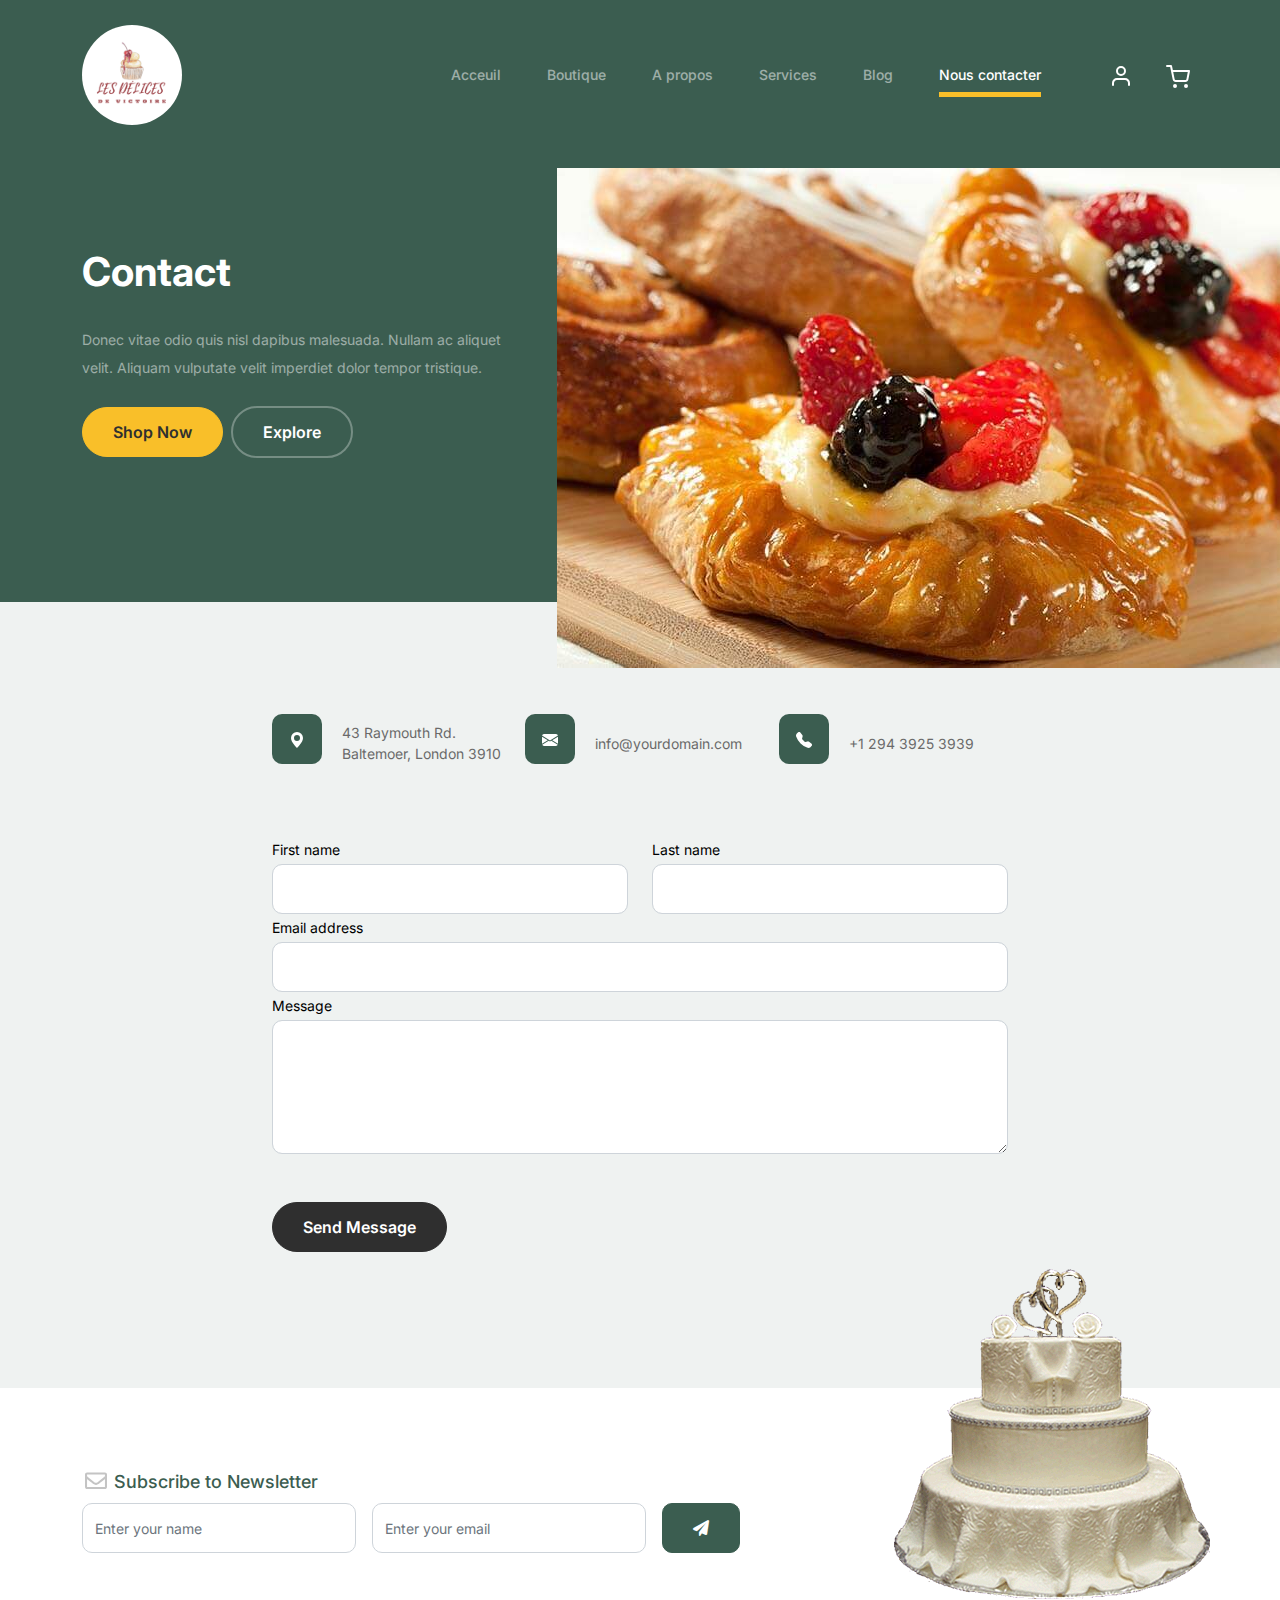
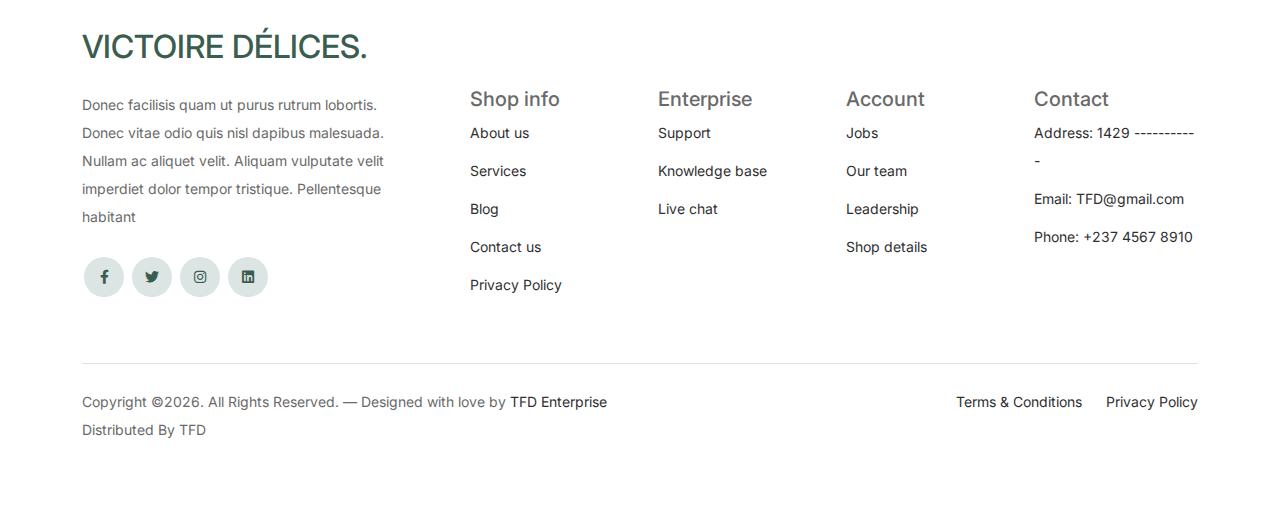
<file: contact.html>
<!-- /*
* Bootstrap 5
* Template Name: Furni
* Template Author: Untree.co
* Template URI: https://untree.co/
* License: https://creativecommons.org/licenses/by/3.0/
*/ -->
<!doctype html>
<html lang="en">
	<head>
		<meta charset="utf-8">
		<meta name="viewport" content="width=device-width, initial-scale=1, shrink-to-fit=no">
		<!-- <meta name="author" content="Untree.co"> -->
		<link rel="shortcut icon" href="favicon.png">
	  
		<meta name="description" content="" />
		<meta name="keywords" content="bootstrap, bootstrap4" />
	  
			  <!-- Bootstrap CSS -->
			  <link href="css/bootstrap.min.css" rel="stylesheet">
			  <link href="https://cdnjs.cloudflare.com/ajax/libs/font-awesome/6.0.0-beta3/css/all.min.css" rel="stylesheet">
			  <link href="css/tiny-slider.css" rel="stylesheet">
			  <link href="css/style.css" rel="stylesheet">
			  <title>lES DELICES DE VICTOIRE </title>
	</head>

	<body>

			<!-- Start Header/Navigation -->
			<nav class="custom-navbar navbar navbar navbar-expand-md navbar-dark bg-dark" arial-label="Furni navigation bar">

				<div class="container">
					<a class="navbar-brand" href="index.html"> <img src="favicon.png" alt="" width="100px" class="logo"> <span></span></a>
	
					<button class="navbar-toggler" type="button" data-bs-toggle="collapse" data-bs-target="#navbarsFurni" aria-controls="navbarsFurni" aria-expanded="false" aria-label="Toggle navigation">
						<span class="navbar-toggler-icon"></span>
					</button>
	
					<div class="collapse navbar-collapse" id="navbarsFurni">
						<ul class="custom-navbar-nav navbar-nav ms-auto mb-2 mb-md-0">
							<li class="nav-item ">
								<a class="nav-link" href="index.html">Acceuil</a>
							</li>
							<li><a class="nav-link" href="shop.html">Boutique</a></li>
							<li><a class="nav-link" href="about.html">A propos</a></li>
							<li><a class="nav-link" href="services.html">Services</a></li>
							<li><a class="nav-link" href="blog.html">Blog</a></li>
							<li class="active"><a class="nav-link" href="contact.html">Nous contacter</a></li>
						</ul>
	
						<ul class="custom-navbar-cta navbar-nav mb-2 mb-md-0 ms-5">
							<li><a class="nav-link" href="#"><img src="images/user.svg"></a></li>
							<li><a class="nav-link" href="cart.html"><img src="images/cart.svg"></a></li>
						</ul>
					</div>
				</div>
					
			</nav>
			<!-- End Header/Navigation -->

		<!-- Start Hero Section -->
			<div class="hero">
				<div class="container">
					<div class="row justify-content-between">
						<div class="col-lg-5">
							<div class="intro-excerpt">
								<h1>Contact</h1>
								<p class="mb-4">Donec vitae odio quis nisl dapibus malesuada. Nullam ac aliquet velit. Aliquam vulputate velit imperdiet dolor tempor tristique.</p>
								<p><a href="" class="btn btn-secondary me-2">Shop Now</a><a href="#" class="btn btn-white-outline">Explore</a></p>
							</div>
						</div>
						<div class="col-lg-7">
							<div class="hero-img-wrap">
								<img src="images/couch.png" class="img-fluid">
							</div>
						</div>
					</div>
				</div>
			</div>
		<!-- End Hero Section -->

		
		<!-- Start Contact Form -->
		<div class="untree_co-section">
      <div class="container">

        <div class="block">
          <div class="row justify-content-center">


            <div class="col-md-8 col-lg-8 pb-4">


              <div class="row mb-5">
                <div class="col-lg-4">
                  <div  class="service no-shadow align-items-center link horizontal d-flex active" data-aos="fade-left" data-aos-delay="0">
                    <div class="service-icon color-1 mb-4">
                      <svg xmlns="http://www.w3.org/2000/svg" width="16" height="16" fill="currentColor" class="bi bi-geo-alt-fill" viewBox="0 0 16 16">
                        <path d="M8 16s6-5.686 6-10A6 6 0 0 0 2 6c0 4.314 6 10 6 10zm0-7a3 3 0 1 1 0-6 3 3 0 0 1 0 6z"/>
                      </svg>
                    </div> <!-- /.icon -->
                    <div class="service-contents">
                      <p>43 Raymouth Rd. Baltemoer, London 3910</p>
                    </div> <!-- /.service-contents-->
                  </div> <!-- /.service -->
                </div>

                <div class="col-lg-4">
                  <div  class="service no-shadow align-items-center link horizontal d-flex active" data-aos="fade-left" data-aos-delay="0">
                    <div class="service-icon color-1 mb-4">
                      <svg xmlns="http://www.w3.org/2000/svg" width="16" height="16" fill="currentColor" class="bi bi-envelope-fill" viewBox="0 0 16 16">
                        <path d="M.05 3.555A2 2 0 0 1 2 2h12a2 2 0 0 1 1.95 1.555L8 8.414.05 3.555zM0 4.697v7.104l5.803-3.558L0 4.697zM6.761 8.83l-6.57 4.027A2 2 0 0 0 2 14h12a2 2 0 0 0 1.808-1.144l-6.57-4.027L8 9.586l-1.239-.757zm3.436-.586L16 11.801V4.697l-5.803 3.546z"/>
                      </svg>
                    </div> <!-- /.icon -->
                    <div class="service-contents">
                      <p>info@yourdomain.com</p>
                    </div> <!-- /.service-contents-->
                  </div> <!-- /.service -->
                </div>

                <div class="col-lg-4">
                  <div  class="service no-shadow align-items-center link horizontal d-flex active" data-aos="fade-left" data-aos-delay="0">
                    <div class="service-icon color-1 mb-4">
                      <svg xmlns="http://www.w3.org/2000/svg" width="16" height="16" fill="currentColor" class="bi bi-telephone-fill" viewBox="0 0 16 16">
                        <path fill-rule="evenodd" d="M1.885.511a1.745 1.745 0 0 1 2.61.163L6.29 2.98c.329.423.445.974.315 1.494l-.547 2.19a.678.678 0 0 0 .178.643l2.457 2.457a.678.678 0 0 0 .644.178l2.189-.547a1.745 1.745 0 0 1 1.494.315l2.306 1.794c.829.645.905 1.87.163 2.611l-1.034 1.034c-.74.74-1.846 1.065-2.877.702a18.634 18.634 0 0 1-7.01-4.42 18.634 18.634 0 0 1-4.42-7.009c-.362-1.03-.037-2.137.703-2.877L1.885.511z"/>
                      </svg>
                    </div> <!-- /.icon -->
                    <div class="service-contents">
                      <p>+1 294 3925 3939</p>
                    </div> <!-- /.service-contents-->
                  </div> <!-- /.service -->
                </div>
              </div>

              <form>
                <div class="row">
                  <div class="col-6">
                    <div class="form-group">
                      <label class="text-black" for="fname">First name</label>
                      <input type="text" class="form-control" id="fname">
                    </div>
                  </div>
                  <div class="col-6">
                    <div class="form-group">
                      <label class="text-black" for="lname">Last name</label>
                      <input type="text" class="form-control" id="lname">
                    </div>
                  </div>
                </div>
                <div class="form-group">
                  <label class="text-black" for="email">Email address</label>
                  <input type="email" class="form-control" id="email">
                </div>

                <div class="form-group mb-5">
                  <label class="text-black" for="message">Message</label>
                  <textarea name="" class="form-control" id="message" cols="30" rows="5"></textarea>
                </div>

                <button type="submit" class="btn btn-primary-hover-outline">Send Message</button>
              </form>

            </div>

          </div>

        </div>

      </div>


    </div>
  </div>

  <!-- End Contact Form -->

		
	<!-- Start Footer Section -->
	<footer class="footer-section">
		<div class="container relative">

			<div class="sofa-img">
				<img src="images/sofa.png" alt="Image" class="img-fluid">
			</div>

			<div class="row">
				<div class="col-lg-8">
					<div class="subscription-form">
						<h3 class="d-flex align-items-center"><span class="me-1"><img src="images/envelope-outline.svg" alt="Image" class="img-fluid"></span><span>Subscribe to Newsletter</span></h3>

						<form action="#" class="row g-3">
							<div class="col-auto">
								<input type="text" class="form-control" placeholder="Enter your name">
							</div>
							<div class="col-auto">
								<input type="email" class="form-control" placeholder="Enter your email">
							</div>
							<div class="col-auto">
								<button class="btn btn-primary">
									<span class="fa fa-paper-plane"></span>
								</button>
							</div>
						</form>

					</div>
				</div>
			</div>

			<div class="row g-5 mb-5">
				<div class="col-lg-4">
					<div class="mb-4 footer-logo-wrap"><a href="#" class="footer-logo">VICTOIRE<span> DÉLICES.</span></a></div>
					<p class="mb-4">Donec facilisis quam ut purus rutrum lobortis. Donec vitae odio quis nisl dapibus malesuada. Nullam ac aliquet velit. Aliquam vulputate velit imperdiet dolor tempor tristique. Pellentesque habitant</p>

					<ul class="list-unstyled custom-social">
						<li><a href="#"><span class="fa fa-brands fa-facebook-f"></span></a></li>
						<li><a href="#"><span class="fa fa-brands fa-twitter"></span></a></li>
						<li><a href="#"><span class="fa fa-brands fa-instagram"></span></a></li>
						<li><a href="#"><span class="fa fa-brands fa-linkedin"></span></a></li>
					</ul>
				</div>

				<div class="col-lg-8">
					<div class="row links-wrap">
						<div class="col-6 col-sm-6 col-md-3">
							<ul class="list-unstyled">
								<h5>Shop info</h5>
								<li><a href="#">About us</a></li>
								<li><a href="#">Services</a></li>
								<li><a href="#">Blog</a></li>
								<li><a href="#">Contact us</a></li>
								<li><a href="#">Privacy Policy</a></li>
							</ul>
						</div>

						<div class="col-6 col-sm-6 col-md-3">
							<ul class="list-unstyled">
								<h5>Enterprise</h5>
								<li><a href="#">Support</a></li>
								<li><a href="#">Knowledge base</a></li>
								<li><a href="#">Live chat</a></li>
							</ul>
						</div>

						<div class="col-6 col-sm-6 col-md-3">
							<ul class="list-unstyled">
								<h5>Account</h5>
								<li><a href="#">Jobs</a></li>
								<li><a href="#">Our team</a></li>
								<li><a href="#">Leadership</a></li>
								<li><a href="#">Shop details</a></li>
							</ul>
						</div>

						<div class="col-6 col-sm-6 col-md-3">
							<ul class="list-unstyled">
								<h5>Contact</h5>
								<li><a href="#">Address: 1429 -----------</a></li>
								<li><a href="#">Email: TFD@gmail.com</a></li>
								<li><a href="#">Phone: +237 4567 8910</a></li>
							</ul>
						</div>
					</div>
				</div>

			</div>

			<div class="border-top copyright">
				<div class="row pt-4">
					<div class="col-lg-6">
						<p class="mb-2 text-center text-lg-start">Copyright &copy;<script>document.write(new Date().getFullYear());</script>. All Rights Reserved. &mdash; Designed with love by <a href="https://untree.co">TFD Enterprise</a> Distributed By <a hreff="https://themewagon.com">TFD</a>  <!-- License information: https://untree.co/license/ -->
		</p>
					</div>

					<div class="col-lg-6 text-center text-lg-end">
						<ul class="list-unstyled d-inline-flex ms-auto">
							<li class="me-4"><a href="#">Terms &amp; Conditions</a></li>
							<li><a href="#">Privacy Policy</a></li>
						</ul>
					</div>

				</div>
			</div>

		</div>
	</footer>
	<!-- End Footer Section -->	


	<script src="js/bootstrap.bundle.min.js"></script>
	<script src="js/tiny-slider.js"></script>
	<script src="js/custom.js"></script>
</body>

</html>
</file>
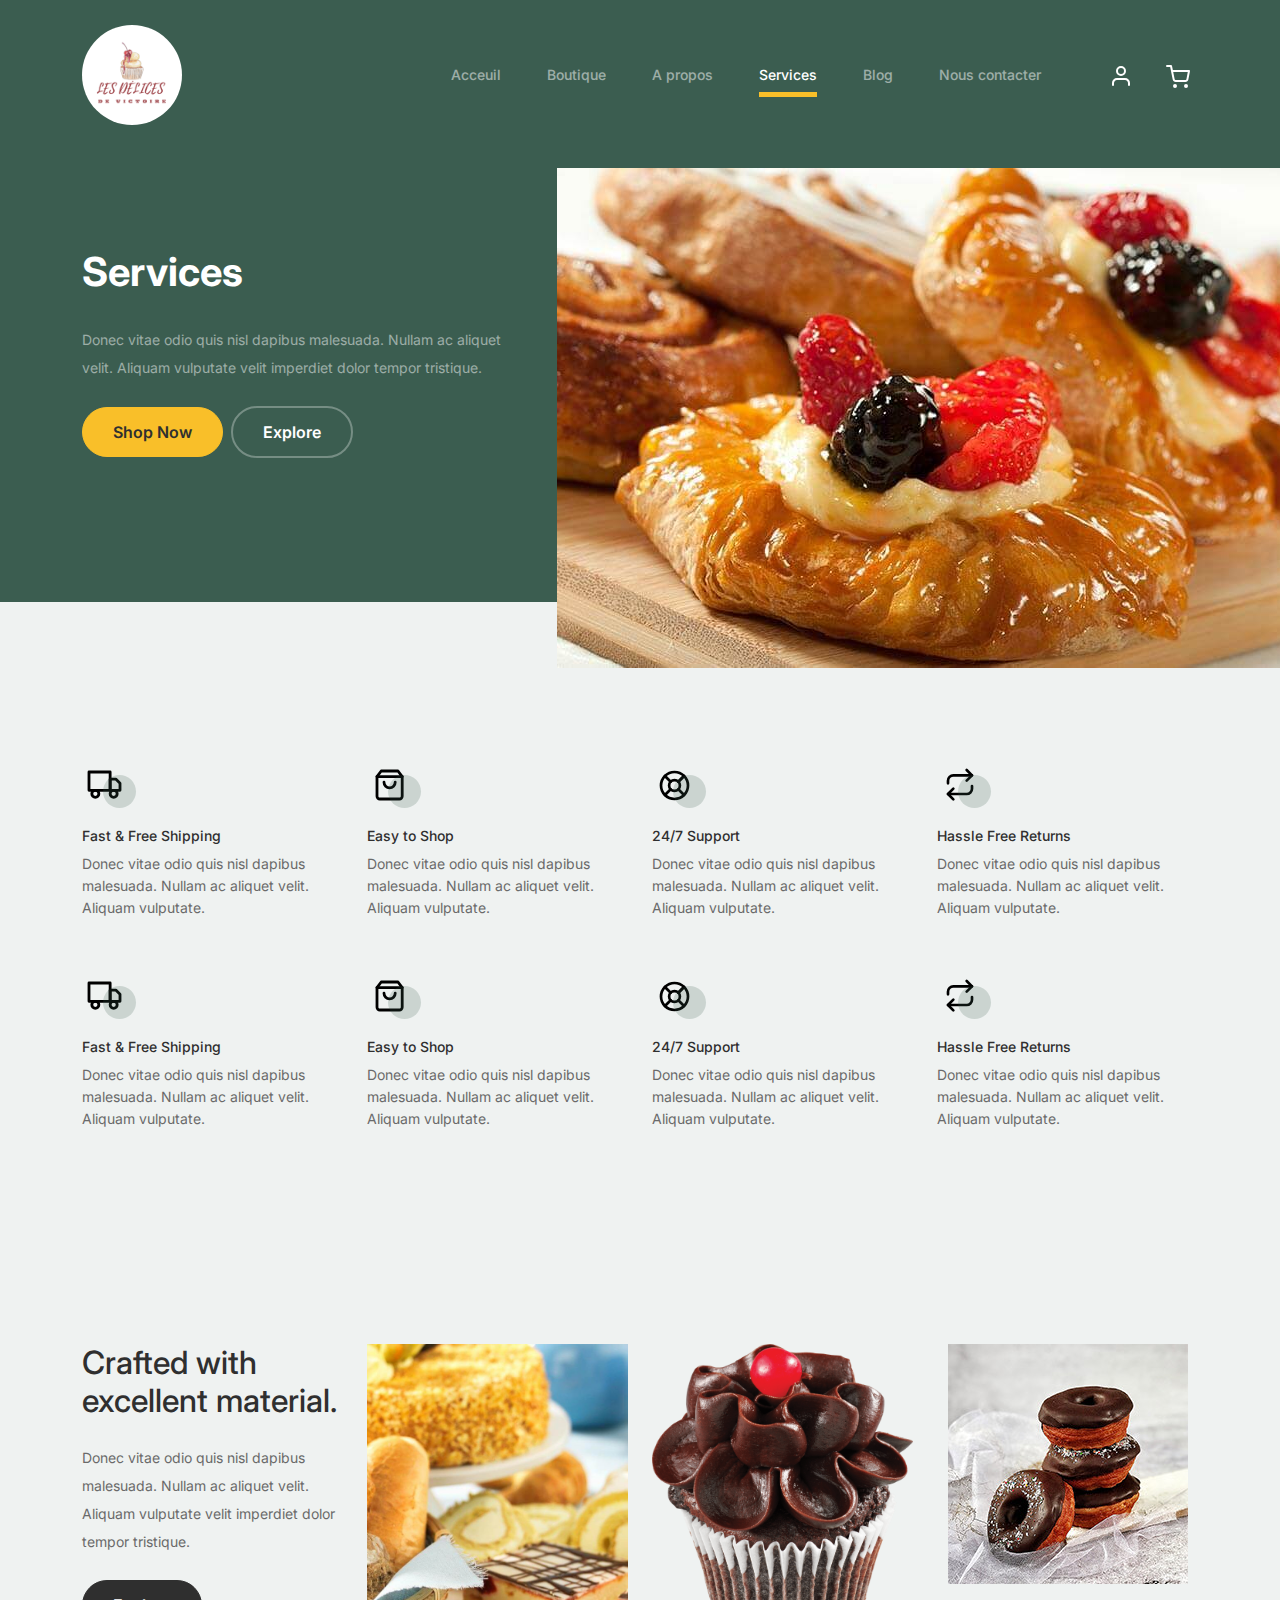
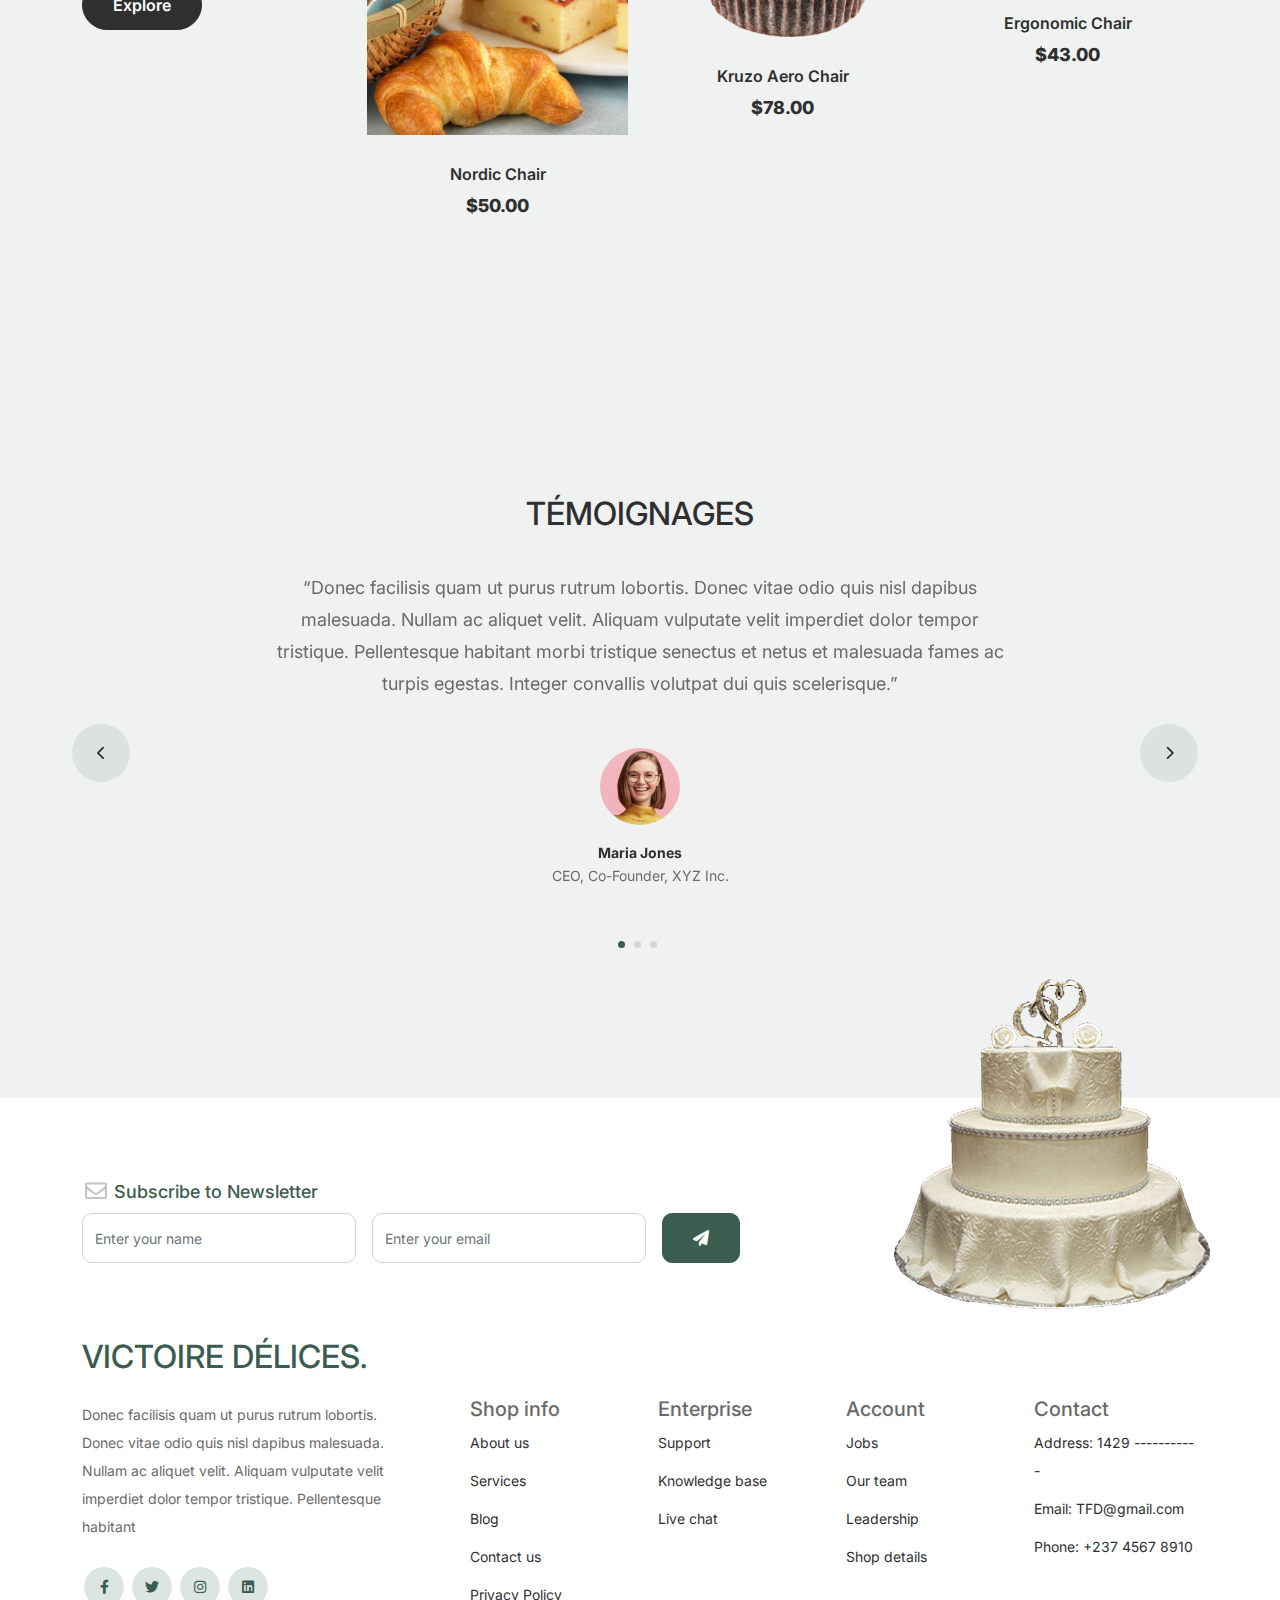
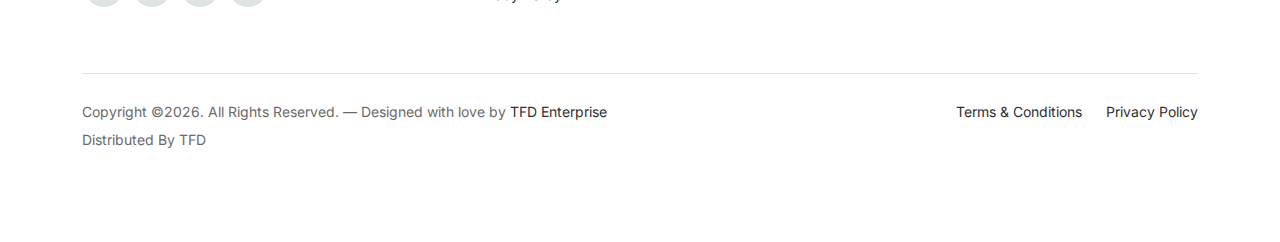
<file: services.html>
<!-- /*
* Bootstrap 5
* Template Name: Furni
* Template Author: Untree.co
* Template URI: https://untree.co/
* License: https://creativecommons.org/licenses/by/3.0/
*/ -->
<!doctype html>
<html lang="en">
	<head>
		<meta charset="utf-8">
		<meta name="viewport" content="width=device-width, initial-scale=1, shrink-to-fit=no">
		<!-- <meta name="author" content="Untree.co"> -->
		<link rel="shortcut icon" href="favicon.png">
	  
		<meta name="description" content="" />
		<meta name="keywords" content="bootstrap, bootstrap4" />
	  
			  <!-- Bootstrap CSS -->
			  <link href="css/bootstrap.min.css" rel="stylesheet">
			  <link href="https://cdnjs.cloudflare.com/ajax/libs/font-awesome/6.0.0-beta3/css/all.min.css" rel="stylesheet">
			  <link href="css/tiny-slider.css" rel="stylesheet">
			  <link href="css/style.css" rel="stylesheet">
			  <title>lES DELICES DE VICTOIRE </title>
	</head>

	<body>

		<!-- Start Header/Navigation -->
		<nav class="custom-navbar navbar navbar navbar-expand-md navbar-dark bg-dark" arial-label="Furni navigation bar">

			<div class="container">
				<a class="navbar-brand" href="index.html"> <img src="favicon.png" alt="" width="100px" class="logo"> <span></span></a>

				<button class="navbar-toggler" type="button" data-bs-toggle="collapse" data-bs-target="#navbarsFurni" aria-controls="navbarsFurni" aria-expanded="false" aria-label="Toggle navigation">
					<span class="navbar-toggler-icon"></span>
				</button>

				<div class="collapse navbar-collapse" id="navbarsFurni">
					<ul class="custom-navbar-nav navbar-nav ms-auto mb-2 mb-md-0">
						<li class="nav-item ">
							<a class="nav-link" href="index.html">Acceuil</a>
						</li>
						<li><a class="nav-link" href="shop.html">Boutique</a></li>
						<li><a class="nav-link" href="about.html">A propos</a></li>
						<li class="active"><a class="nav-link" href="services.html">Services</a></li>
						<li><a class="nav-link" href="blog.html">Blog</a></li>
						<li><a class="nav-link" href="contact.html">Nous contacter</a></li>
					</ul>

					<ul class="custom-navbar-cta navbar-nav mb-2 mb-md-0 ms-5">
						<li><a class="nav-link" href="#"><img src="images/user.svg"></a></li>
						<li><a class="nav-link" href="cart.html"><img src="images/cart.svg"></a></li>
					</ul>
				</div>
			</div>
				
		</nav>
		<!-- End Header/Navigation -->

		<!-- Start Hero Section -->
			<div class="hero">
				<div class="container">
					<div class="row justify-content-between">
						<div class="col-lg-5">
							<div class="intro-excerpt">
								<h1>Services</h1>
								<p class="mb-4">Donec vitae odio quis nisl dapibus malesuada. Nullam ac aliquet velit. Aliquam vulputate velit imperdiet dolor tempor tristique.</p>
								<p><a href="" class="btn btn-secondary me-2">Shop Now</a><a href="#" class="btn btn-white-outline">Explore</a></p>
							</div>
						</div>
						<div class="col-lg-7">
							<div class="hero-img-wrap">
								<img src="images/couch.png" class="img-fluid">
							</div>
						</div>
					</div>
				</div>
			</div>
		<!-- End Hero Section -->

		

		<!-- Start Why Choose Us Section -->
		<div class="why-choose-section">
			<div class="container">
				
				
				<div class="row my-5">
					<div class="col-6 col-md-6 col-lg-3 mb-4">
						<div class="feature">
							<div class="icon">
								<img src="images/truck.svg" alt="Image" class="imf-fluid">
							</div>
							<h3>Fast &amp; Free Shipping</h3>
							<p>Donec vitae odio quis nisl dapibus malesuada. Nullam ac aliquet velit. Aliquam vulputate.</p>
						</div>
					</div>

					<div class="col-6 col-md-6 col-lg-3 mb-4">
						<div class="feature">
							<div class="icon">
								<img src="images/bag.svg" alt="Image" class="imf-fluid">
							</div>
							<h3>Easy to Shop</h3>
							<p>Donec vitae odio quis nisl dapibus malesuada. Nullam ac aliquet velit. Aliquam vulputate.</p>
						</div>
					</div>

					<div class="col-6 col-md-6 col-lg-3 mb-4">
						<div class="feature">
							<div class="icon">
								<img src="images/support.svg" alt="Image" class="imf-fluid">
							</div>
							<h3>24/7 Support</h3>
							<p>Donec vitae odio quis nisl dapibus malesuada. Nullam ac aliquet velit. Aliquam vulputate.</p>
						</div>
					</div>

					<div class="col-6 col-md-6 col-lg-3 mb-4">
						<div class="feature">
							<div class="icon">
								<img src="images/return.svg" alt="Image" class="imf-fluid">
							</div>
							<h3>Hassle Free Returns</h3>
							<p>Donec vitae odio quis nisl dapibus malesuada. Nullam ac aliquet velit. Aliquam vulputate.</p>
						</div>
					</div>

					<div class="col-6 col-md-6 col-lg-3 mb-4">
						<div class="feature">
							<div class="icon">
								<img src="images/truck.svg" alt="Image" class="imf-fluid">
							</div>
							<h3>Fast &amp; Free Shipping</h3>
							<p>Donec vitae odio quis nisl dapibus malesuada. Nullam ac aliquet velit. Aliquam vulputate.</p>
						</div>
					</div>

					<div class="col-6 col-md-6 col-lg-3 mb-4">
						<div class="feature">
							<div class="icon">
								<img src="images/bag.svg" alt="Image" class="imf-fluid">
							</div>
							<h3>Easy to Shop</h3>
							<p>Donec vitae odio quis nisl dapibus malesuada. Nullam ac aliquet velit. Aliquam vulputate.</p>
						</div>
					</div>

					<div class="col-6 col-md-6 col-lg-3 mb-4">
						<div class="feature">
							<div class="icon">
								<img src="images/support.svg" alt="Image" class="imf-fluid">
							</div>
							<h3>24/7 Support</h3>
							<p>Donec vitae odio quis nisl dapibus malesuada. Nullam ac aliquet velit. Aliquam vulputate.</p>
						</div>
					</div>

					<div class="col-6 col-md-6 col-lg-3 mb-4">
						<div class="feature">
							<div class="icon">
								<img src="images/return.svg" alt="Image" class="imf-fluid">
							</div>
							<h3>Hassle Free Returns</h3>
							<p>Donec vitae odio quis nisl dapibus malesuada. Nullam ac aliquet velit. Aliquam vulputate.</p>
						</div>
					</div>

				</div>
			
			</div>
		</div>
		<!-- End Why Choose Us Section -->

		<!-- Start Product Section -->
		<div class="product-section pt-0">
			<div class="container">
				<div class="row">

					<!-- Start Column 1 -->
					<div class="col-md-12 col-lg-3 mb-5 mb-lg-0">
						<h2 class="mb-4 section-title">Crafted with excellent material.</h2>
						<p class="mb-4">Donec vitae odio quis nisl dapibus malesuada. Nullam ac aliquet velit. Aliquam vulputate velit imperdiet dolor tempor tristique. </p>
						<p><a href="#" class="btn">Explore</a></p>
					</div> 
					<!-- End Column 1 -->

					<!-- Start Column 2 -->
					<div class="col-12 col-md-4 col-lg-3 mb-5 mb-md-0">
						<a class="product-item" href="#">
							<img src="images/product-1.png" class="img-fluid product-thumbnail">
							<h3 class="product-title">Nordic Chair</h3>
							<strong class="product-price">$50.00</strong>

							<span class="icon-cross">
								<img src="images/cross.svg" class="img-fluid">
							</span>
						</a>
					</div> 
					<!-- End Column 2 -->

					<!-- Start Column 3 -->
					<div class="col-12 col-md-4 col-lg-3 mb-5 mb-md-0">
						<a class="product-item" href="#">
							<img src="images/product-2.png" class="img-fluid product-thumbnail">
							<h3 class="product-title">Kruzo Aero Chair</h3>
							<strong class="product-price">$78.00</strong>

							<span class="icon-cross">
								<img src="images/cross.svg" class="img-fluid">
							</span>
						</a>
					</div>
					<!-- End Column 3 -->

					<!-- Start Column 4 -->
					<div class="col-12 col-md-4 col-lg-3 mb-5 mb-md-0">
						<a class="product-item" href="#">
							<img src="images/product-3.png" class="img-fluid product-thumbnail">
							<h3 class="product-title">Ergonomic Chair</h3>
							<strong class="product-price">$43.00</strong>

							<span class="icon-cross">
								<img src="images/cross.svg" class="img-fluid">
							</span>
						</a>
					</div>
					<!-- End Column 4 -->

				</div>
			</div>
		</div>
		<!-- End Product Section -->

		

		<!-- Start Testimonial Slider -->
		<div class="testimonial-section before-footer-section">
			<div class="container">
				<div class="row">
					<div class="col-lg-7 mx-auto text-center">
						<h2 class="section-title">TÉMOIGNAGES</h2>
					</div>
				</div>

				<div class="row justify-content-center">
					<div class="col-lg-12">
						<div class="testimonial-slider-wrap text-center">

							<div id="testimonial-nav">
								<span class="prev" data-controls="prev"><span class="fa fa-chevron-left"></span></span>
								<span class="next" data-controls="next"><span class="fa fa-chevron-right"></span></span>
							</div>

							<div class="testimonial-slider">
								
								<div class="item">
									<div class="row justify-content-center">
										<div class="col-lg-8 mx-auto">

											<div class="testimonial-block text-center">
												<blockquote class="mb-5">
													<p>&ldquo;Donec facilisis quam ut purus rutrum lobortis. Donec vitae odio quis nisl dapibus malesuada. Nullam ac aliquet velit. Aliquam vulputate velit imperdiet dolor tempor tristique. Pellentesque habitant morbi tristique senectus et netus et malesuada fames ac turpis egestas. Integer convallis volutpat dui quis scelerisque.&rdquo;</p>
												</blockquote>

												<div class="author-info">
													<div class="author-pic">
														<img src="images/person-1.png" alt="Maria Jones" class="img-fluid">
													</div>
													<h3 class="font-weight-bold">Maria Jones</h3>
													<span class="position d-block mb-3">CEO, Co-Founder, XYZ Inc.</span>
												</div>
											</div>

										</div>
									</div>
								</div> 
								<!-- END item -->

								<div class="item">
									<div class="row justify-content-center">
										<div class="col-lg-8 mx-auto">

											<div class="testimonial-block text-center">
												<blockquote class="mb-5">
													<p>&ldquo;Donec facilisis quam ut purus rutrum lobortis. Donec vitae odio quis nisl dapibus malesuada. Nullam ac aliquet velit. Aliquam vulputate velit imperdiet dolor tempor tristique. Pellentesque habitant morbi tristique senectus et netus et malesuada fames ac turpis egestas. Integer convallis volutpat dui quis scelerisque.&rdquo;</p>
												</blockquote>

												<div class="author-info">
													<div class="author-pic">
														<img src="images/person-1.png" alt="Maria Jones" class="img-fluid">
													</div>
													<h3 class="font-weight-bold">Maria Jones</h3>
													<span class="position d-block mb-3">CEO, Co-Founder, XYZ Inc.</span>
												</div>
											</div>

										</div>
									</div>
								</div> 
								<!-- END item -->

								<div class="item">
									<div class="row justify-content-center">
										<div class="col-lg-8 mx-auto">

											<div class="testimonial-block text-center">
												<blockquote class="mb-5">
													<p>&ldquo;Donec facilisis quam ut purus rutrum lobortis. Donec vitae odio quis nisl dapibus malesuada. Nullam ac aliquet velit. Aliquam vulputate velit imperdiet dolor tempor tristique. Pellentesque habitant morbi tristique senectus et netus et malesuada fames ac turpis egestas. Integer convallis volutpat dui quis scelerisque.&rdquo;</p>
												</blockquote>

												<div class="author-info">
													<div class="author-pic">
														<img src="images/person-1.png" alt="Maria Jones" class="img-fluid">
													</div>
													<h3 class="font-weight-bold">Maria Jones</h3>
													<span class="position d-block mb-3">CEO, Co-Founder, XYZ Inc.</span>
												</div>
											</div>

										</div>
									</div>
								</div> 
								<!-- END item -->

							</div>

						</div>
					</div>
				</div>
			</div>
		</div>
		<!-- End Testimonial Slider -->

		
	<!-- Start Footer Section -->
	<footer class="footer-section">
		<div class="container relative">

			<div class="sofa-img">
				<img src="images/sofa.png" alt="Image" class="img-fluid">
			</div>

			<div class="row">
				<div class="col-lg-8">
					<div class="subscription-form">
						<h3 class="d-flex align-items-center"><span class="me-1"><img src="images/envelope-outline.svg" alt="Image" class="img-fluid"></span><span>Subscribe to Newsletter</span></h3>

						<form action="#" class="row g-3">
							<div class="col-auto">
								<input type="text" class="form-control" placeholder="Enter your name">
							</div>
							<div class="col-auto">
								<input type="email" class="form-control" placeholder="Enter your email">
							</div>
							<div class="col-auto">
								<button class="btn btn-primary">
									<span class="fa fa-paper-plane"></span>
								</button>
							</div>
						</form>

					</div>
				</div>
			</div>

			<div class="row g-5 mb-5">
				<div class="col-lg-4">
					<div class="mb-4 footer-logo-wrap"><a href="#" class="footer-logo">VICTOIRE<span> DÉLICES.</span></a></div>
					<p class="mb-4">Donec facilisis quam ut purus rutrum lobortis. Donec vitae odio quis nisl dapibus malesuada. Nullam ac aliquet velit. Aliquam vulputate velit imperdiet dolor tempor tristique. Pellentesque habitant</p>

					<ul class="list-unstyled custom-social">
						<li><a href="#"><span class="fa fa-brands fa-facebook-f"></span></a></li>
						<li><a href="#"><span class="fa fa-brands fa-twitter"></span></a></li>
						<li><a href="#"><span class="fa fa-brands fa-instagram"></span></a></li>
						<li><a href="#"><span class="fa fa-brands fa-linkedin"></span></a></li>
					</ul>
				</div>

				<div class="col-lg-8">
					<div class="row links-wrap">
						<div class="col-6 col-sm-6 col-md-3">
							<ul class="list-unstyled">
								<h5>Shop info</h5>
								<li><a href="#">About us</a></li>
								<li><a href="#">Services</a></li>
								<li><a href="#">Blog</a></li>
								<li><a href="#">Contact us</a></li>
								<li><a href="#">Privacy Policy</a></li>
							</ul>
						</div>

						<div class="col-6 col-sm-6 col-md-3">
							<ul class="list-unstyled">
								<h5>Enterprise</h5>
								<li><a href="#">Support</a></li>
								<li><a href="#">Knowledge base</a></li>
								<li><a href="#">Live chat</a></li>
							</ul>
						</div>

						<div class="col-6 col-sm-6 col-md-3">
							<ul class="list-unstyled">
								<h5>Account</h5>
								<li><a href="#">Jobs</a></li>
								<li><a href="#">Our team</a></li>
								<li><a href="#">Leadership</a></li>
								<li><a href="#">Shop details</a></li>
							</ul>
						</div>

						<div class="col-6 col-sm-6 col-md-3">
							<ul class="list-unstyled">
								<h5>Contact</h5>
								<li><a href="#">Address: 1429 -----------</a></li>
								<li><a href="#">Email: TFD@gmail.com</a></li>
								<li><a href="#">Phone: +237 4567 8910</a></li>
							</ul>
						</div>
					</div>
				</div>

			</div>

			<div class="border-top copyright">
				<div class="row pt-4">
					<div class="col-lg-6">
						<p class="mb-2 text-center text-lg-start">Copyright &copy;<script>document.write(new Date().getFullYear());</script>. All Rights Reserved. &mdash; Designed with love by <a href="https://untree.co">TFD Enterprise</a> Distributed By <a hreff="https://themewagon.com">TFD</a>  <!-- License information: https://untree.co/license/ -->
		</p>
					</div>

					<div class="col-lg-6 text-center text-lg-end">
						<ul class="list-unstyled d-inline-flex ms-auto">
							<li class="me-4"><a href="#">Terms &amp; Conditions</a></li>
							<li><a href="#">Privacy Policy</a></li>
						</ul>
					</div>

				</div>
			</div>

		</div>
	</footer>
	<!-- End Footer Section -->	


	<script src="js/bootstrap.bundle.min.js"></script>
	<script src="js/tiny-slider.js"></script>
	<script src="js/custom.js"></script>
</body>

</html>
</file>
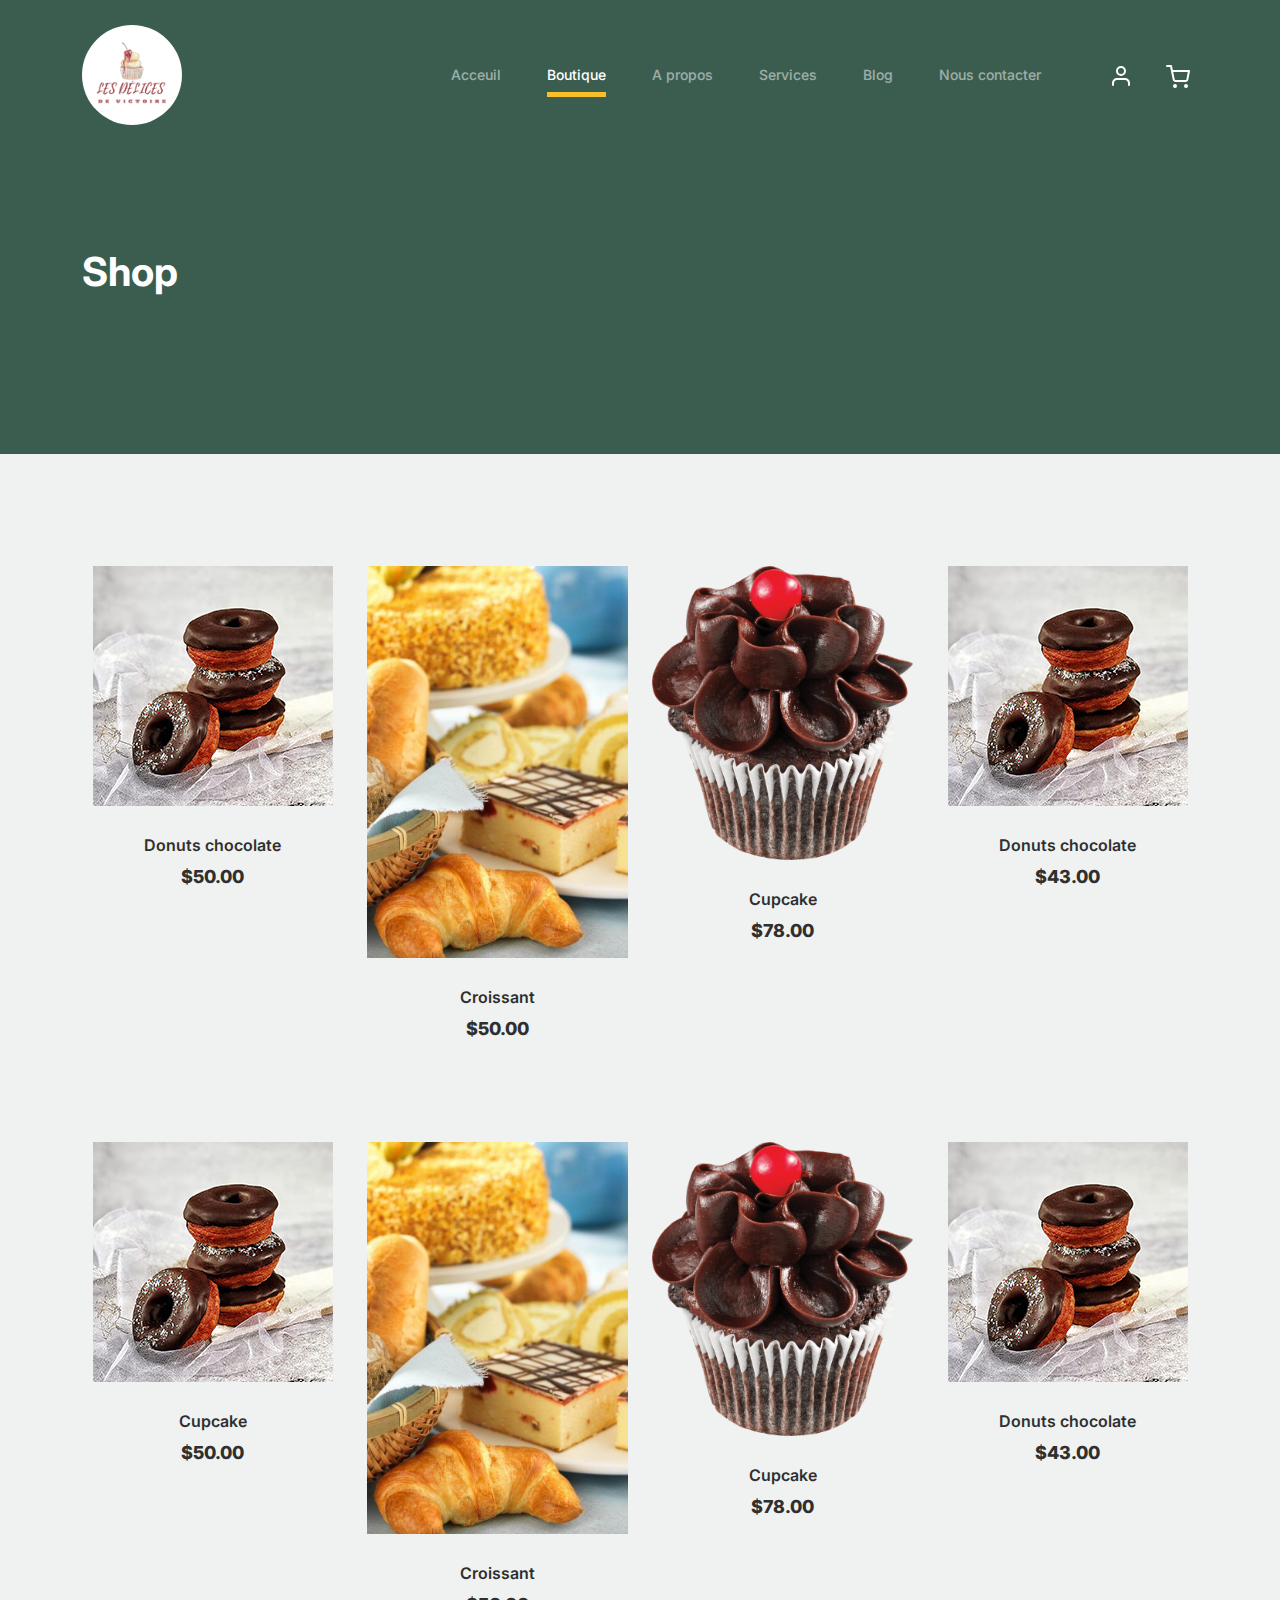
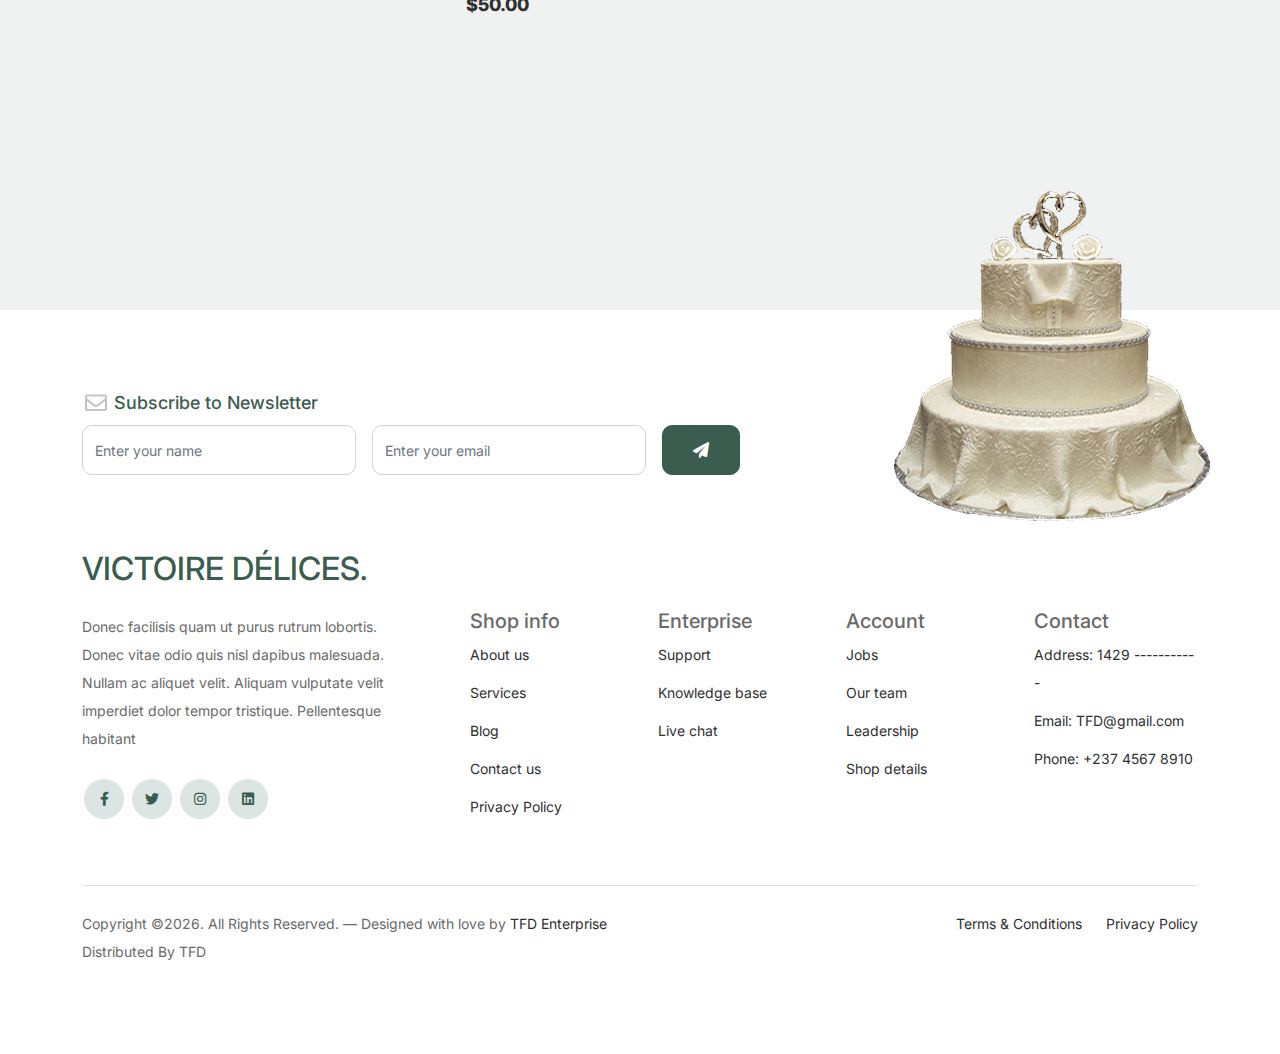
<file: shop.html>
<!-- /*
* Bootstrap 5
* Template Name: Furni
* Template Author: Untree.co
* Template URI: https://untree.co/
* License: https://creativecommons.org/licenses/by/3.0/
*/ -->
<!doctype html>
<html lang="en">
<head>
  <meta charset="utf-8">
  <meta name="viewport" content="width=device-width, initial-scale=1, shrink-to-fit=no">
  <!-- <meta name="author" content="Untree.co"> -->
  <link rel="shortcut icon" href="favicon.png">

  <meta name="description" content="" />
  <meta name="keywords" content="bootstrap, bootstrap4" />

		<!-- Bootstrap CSS -->
		<link href="css/bootstrap.min.css" rel="stylesheet">
		<link href="https://cdnjs.cloudflare.com/ajax/libs/font-awesome/6.0.0-beta3/css/all.min.css" rel="stylesheet">
		<link href="css/tiny-slider.css" rel="stylesheet">
		<link href="css/style.css" rel="stylesheet">
		<title>lES DELICES DE VICTOIRE </title>
	</head>

	<body>

		<!-- Start Header/Navigation -->
		<nav class="custom-navbar navbar navbar navbar-expand-md navbar-dark bg-dark" arial-label="Furni navigation bar">

			<div class="container">
				<a class="navbar-brand" href="index.html"> <img src="favicon.png" alt="" width="100px" class="logo"> <span></span></a>

				<button class="navbar-toggler" type="button" data-bs-toggle="collapse" data-bs-target="#navbarsFurni" aria-controls="navbarsFurni" aria-expanded="false" aria-label="Toggle navigation">
					<span class="navbar-toggler-icon"></span>
				</button>

				<div class="collapse navbar-collapse" id="navbarsFurni">
					<ul class="custom-navbar-nav navbar-nav ms-auto mb-2 mb-md-0">
						<li class="nav-item ">
							<a class="nav-link" href="index.html">Acceuil</a>
						</li>
						<li class="active"><a class="nav-link" href="shop.html">Boutique</a></li>
						<li><a class="nav-link" href="about.html">A propos</a></li>
						<li><a class="nav-link" href="services.html">Services</a></li>
						<li><a class="nav-link" href="blog.html">Blog</a></li>
						<li><a class="nav-link" href="contact.html">Nous contacter</a></li>
					</ul>

					<ul class="custom-navbar-cta navbar-nav mb-2 mb-md-0 ms-5">
						<li><a class="nav-link" href="#"><img src="images/user.svg"></a></li>
						<li><a class="nav-link" href="cart.html"><img src="images/cart.svg"></a></li>
					</ul>
				</div>
			</div>
				
		</nav>
		<!-- End Header/Navigation -->

		<!-- Start Hero Section -->
			<div class="hero">
				<div class="container">
					<div class="row justify-content-between">
						<div class="col-lg-5">
							<div class="intro-excerpt">
								<h1>Shop</h1>
							</div>
						</div>
						<div class="col-lg-7">
							
						</div>
					</div>
				</div>
			</div>
		<!-- End Hero Section -->

		

		<div class="untree_co-section product-section before-footer-section">
		    <div class="container">
		      	<div class="row">

		      		<!-- Start Column 1 -->
					<div class="col-12 col-md-4 col-lg-3 mb-5">
						<a class="product-item" href="#">
							<img src="images/product-3.png" class="img-fluid product-thumbnail">
							<h3 class="product-title"> Donuts chocolate</h3>
							<strong class="product-price">$50.00</strong>

							<span class="icon-cross">
								<img src="images/cross.svg" class="img-fluid">
							</span>
						</a>
					</div> 
					<!-- End Column 1 -->
						
					<!-- Start Column 2 -->
					<div class="col-12 col-md-4 col-lg-3 mb-5">
						<a class="product-item" href="#">
							<img src="images/product-1.png" class="img-fluid product-thumbnail">
							<h3 class="product-title">Croissant</h3>
							<strong class="product-price">$50.00</strong>

							<span class="icon-cross">
								<img src="images/cross.svg" class="img-fluid">
							</span>
						</a>
					</div> 
					<!-- End Column 2 -->

					<!-- Start Column 3 -->
					<div class="col-12 col-md-4 col-lg-3 mb-5">
						<a class="product-item" href="#">
							<img src="images/product-2.png" class="img-fluid product-thumbnail">
							<h3 class="product-title">Cupcake</h3>
							<strong class="product-price">$78.00</strong>

							<span class="icon-cross">
								<img src="images/cross.svg" class="img-fluid">
							</span>
						</a>
					</div>
					<!-- End Column 3 -->

					<!-- Start Column 4 -->
					<div class="col-12 col-md-4 col-lg-3 mb-5">
						<a class="product-item" href="#">
							<img src="images/product-3.png" class="img-fluid product-thumbnail">
							<h3 class="product-title">Donuts chocolate</h3>
							<strong class="product-price">$43.00</strong>

							<span class="icon-cross">
								<img src="images/cross.svg" class="img-fluid">
							</span>
						</a>
					</div>
					<!-- End Column 4 -->


					<!-- Start Column 1 -->
					<div class="col-12 col-md-4 col-lg-3 mb-5">
						<a class="product-item" href="#">
							<img src="images/product-3.png" class="img-fluid product-thumbnail">
							<h3 class="product-title">Cupcake</h3>
							<strong class="product-price">$50.00</strong>

							<span class="icon-cross">
								<img src="images/cross.svg" class="img-fluid">
							</span>
						</a>
					</div> 
					<!-- End Column 1 -->
						
					<!-- Start Column 2 -->
					<div class="col-12 col-md-4 col-lg-3 mb-5">
						<a class="product-item" href="#">
							<img src="images/product-1.png" class="img-fluid product-thumbnail">
							<h3 class="product-title">Croissant</h3>
							<strong class="product-price">$50.00</strong>

							<span class="icon-cross">
								<img src="images/cross.svg" class="img-fluid">
							</span>
						</a>
					</div> 
					<!-- End Column 2 -->

					<!-- Start Column 3 -->
					<div class="col-12 col-md-4 col-lg-3 mb-5">
						<a class="product-item" href="#">
							<img src="images/product-2.png" class="img-fluid product-thumbnail">
							<h3 class="product-title">Cupcake</h3>
							<strong class="product-price">$78.00</strong>

							<span class="icon-cross">
								<img src="images/cross.svg" class="img-fluid">
							</span>
						</a>
					</div>
					<!-- End Column 3 -->

					<!-- Start Column 4 -->
					<div class="col-12 col-md-4 col-lg-3 mb-5">
						<a class="product-item" href="#">
							<img src="images/product-3.png" class="img-fluid product-thumbnail">
							<h3 class="product-title">Donuts chocolate</h3>
							<strong class="product-price">$43.00</strong>

							<span class="icon-cross">
								<img src="images/cross.svg" class="img-fluid">
							</span>
						</a>
					</div>
					<!-- End Column 4 -->

		      	</div>
		    </div>
		</div>


		<!-- Start Footer Section -->
		<footer class="footer-section">
			<div class="container relative">

				<div class="sofa-img">
					<img src="images/sofa.png" alt="Image" class="img-fluid">
				</div>

				<div class="row">
					<div class="col-lg-8">
						<div class="subscription-form">
							<h3 class="d-flex align-items-center"><span class="me-1"><img src="images/envelope-outline.svg" alt="Image" class="img-fluid"></span><span>Subscribe to Newsletter</span></h3>

							<form action="#" class="row g-3">
								<div class="col-auto">
									<input type="text" class="form-control" placeholder="Enter your name">
								</div>
								<div class="col-auto">
									<input type="email" class="form-control" placeholder="Enter your email">
								</div>
								<div class="col-auto">
									<button class="btn btn-primary">
										<span class="fa fa-paper-plane"></span>
									</button>
								</div>
							</form>

						</div>
					</div>
				</div>

				<div class="row g-5 mb-5">
					<div class="col-lg-4">
						<div class="mb-4 footer-logo-wrap"><a href="#" class="footer-logo">VICTOIRE<span> DÉLICES.</span></a></div>
						<p class="mb-4">Donec facilisis quam ut purus rutrum lobortis. Donec vitae odio quis nisl dapibus malesuada. Nullam ac aliquet velit. Aliquam vulputate velit imperdiet dolor tempor tristique. Pellentesque habitant</p>

						<ul class="list-unstyled custom-social">
							<li><a href="#"><span class="fa fa-brands fa-facebook-f"></span></a></li>
							<li><a href="#"><span class="fa fa-brands fa-twitter"></span></a></li>
							<li><a href="#"><span class="fa fa-brands fa-instagram"></span></a></li>
							<li><a href="#"><span class="fa fa-brands fa-linkedin"></span></a></li>
						</ul>
					</div>

					<div class="col-lg-8">
						<div class="row links-wrap">
							<div class="col-6 col-sm-6 col-md-3">
								<ul class="list-unstyled">
									<h5>Shop info</h5>
									<li><a href="#">About us</a></li>
									<li><a href="#">Services</a></li>
									<li><a href="#">Blog</a></li>
									<li><a href="#">Contact us</a></li>
									<li><a href="#">Privacy Policy</a></li>
								</ul>
							</div>

							<div class="col-6 col-sm-6 col-md-3">
								<ul class="list-unstyled">
									<h5>Enterprise</h5>
									<li><a href="#">Support</a></li>
									<li><a href="#">Knowledge base</a></li>
									<li><a href="#">Live chat</a></li>
								</ul>
							</div>

							<div class="col-6 col-sm-6 col-md-3">
								<ul class="list-unstyled">
									<h5>Account</h5>
									<li><a href="#">Jobs</a></li>
									<li><a href="#">Our team</a></li>
									<li><a href="#">Leadership</a></li>
									<li><a href="#">Shop details</a></li>
								</ul>
							</div>

							<div class="col-6 col-sm-6 col-md-3">
								<ul class="list-unstyled">
									<h5>Contact</h5>
									<li><a href="#">Address: 1429 -----------</a></li>
									<li><a href="#">Email: TFD@gmail.com</a></li>
									<li><a href="#">Phone: +237 4567 8910</a></li>
								</ul>
							</div>
						</div>
					</div>

				</div>

				<div class="border-top copyright">
					<div class="row pt-4">
						<div class="col-lg-6">
							<p class="mb-2 text-center text-lg-start">Copyright &copy;<script>document.write(new Date().getFullYear());</script>. All Rights Reserved. &mdash; Designed with love by <a href="https://untree.co">TFD Enterprise</a> Distributed By <a hreff="https://themewagon.com">TFD</a>  <!-- License information: https://untree.co/license/ -->
            </p>
						</div>

						<div class="col-lg-6 text-center text-lg-end">
							<ul class="list-unstyled d-inline-flex ms-auto">
								<li class="me-4"><a href="#">Terms &amp; Conditions</a></li>
								<li><a href="#">Privacy Policy</a></li>
							</ul>
						</div>

					</div>
				</div>

			</div>
		</footer>
		<!-- End Footer Section -->	


		<script src="js/bootstrap.bundle.min.js"></script>
		<script src="js/tiny-slider.js"></script>
		<script src="js/custom.js"></script>
	</body>

</html>
</file>
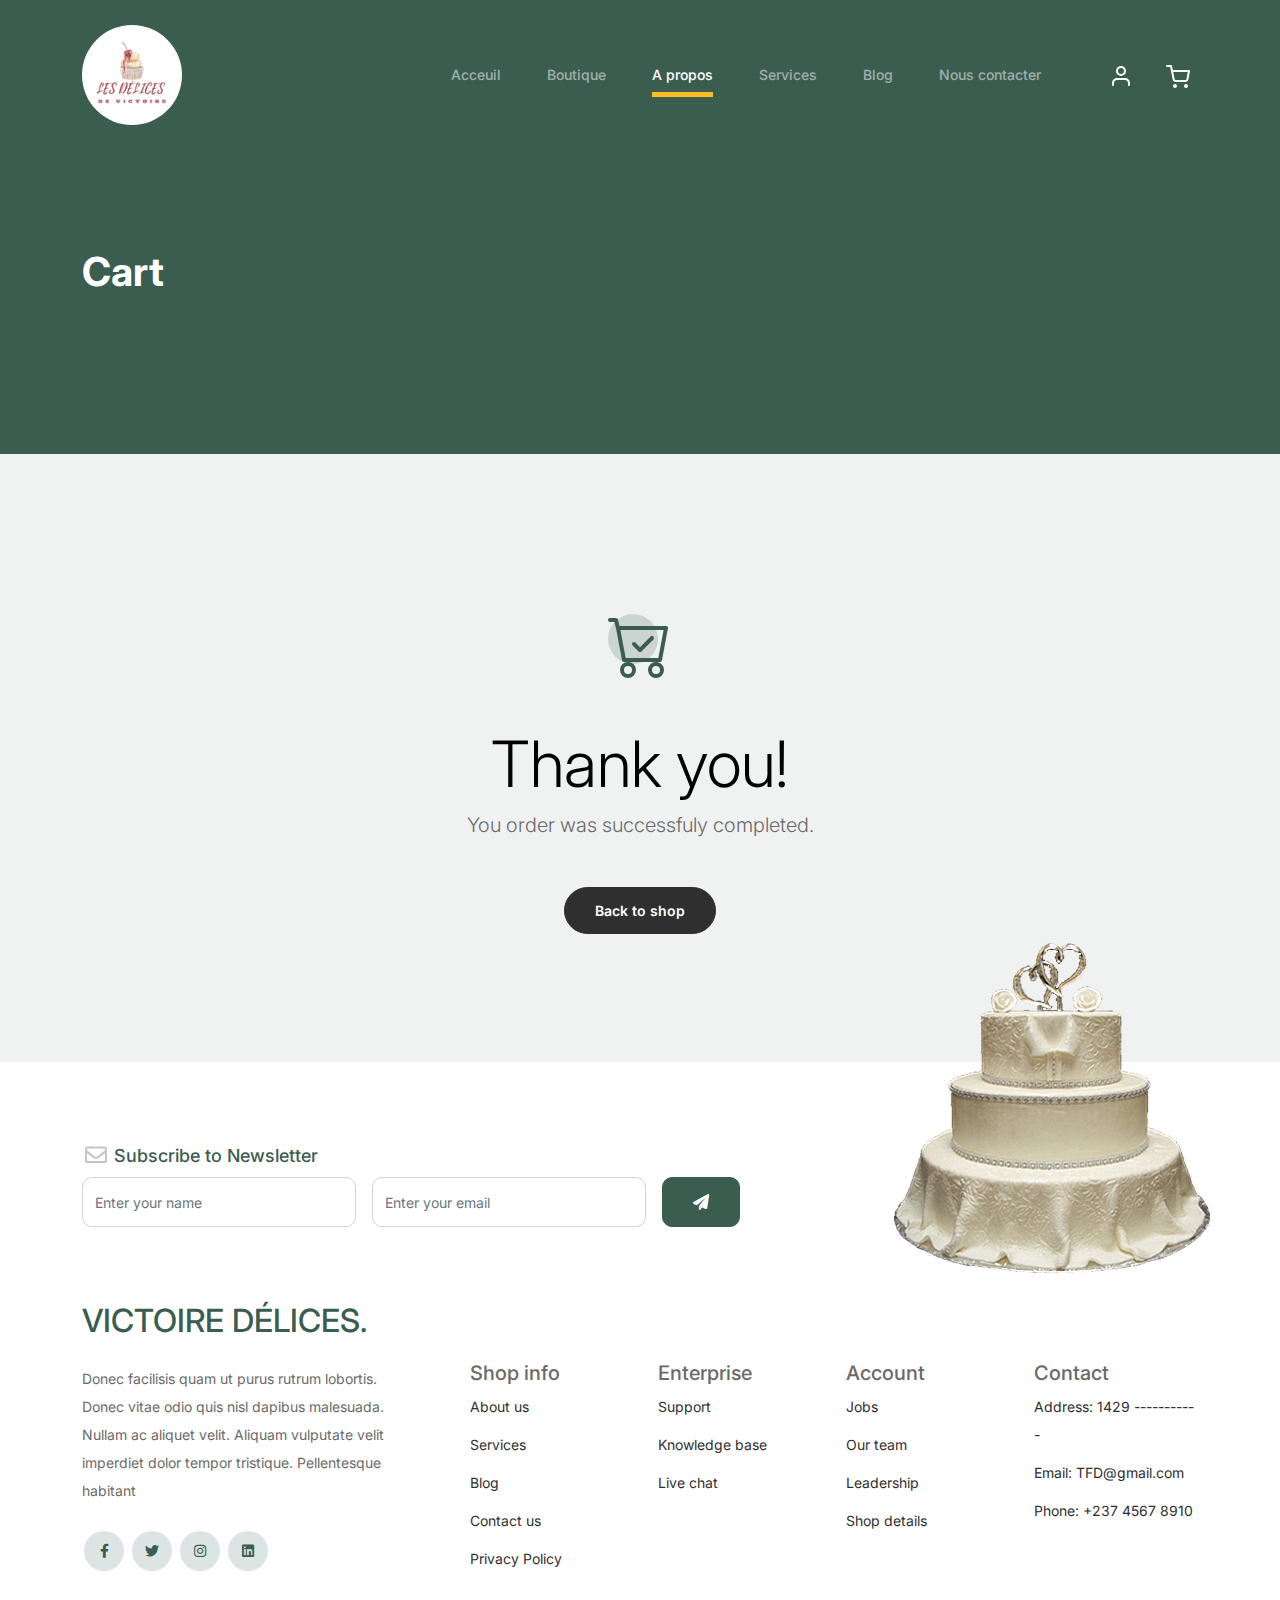
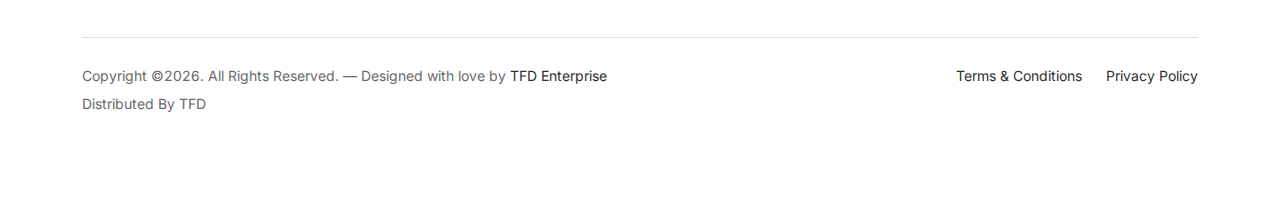
<file: thankyou.html>
<!-- /*
* Bootstrap 5
* Template Name: Furni
* Template Author: Untree.co
* Template URI: https://untree.co/
* License: https://creativecommons.org/licenses/by/3.0/
*/ -->
<!doctype html>
<html lang="en">
<head>
  <meta charset="utf-8">
  <meta name="viewport" content="width=device-width, initial-scale=1, shrink-to-fit=no">
  <!-- <meta name="author" content="Untree.co"> -->
  <link rel="shortcut icon" href="favicon.png">

  <meta name="description" content="" />
  <meta name="keywords" content="bootstrap, bootstrap4" />

		<!-- Bootstrap CSS -->
		<link href="css/bootstrap.min.css" rel="stylesheet">
		<link href="https://cdnjs.cloudflare.com/ajax/libs/font-awesome/6.0.0-beta3/css/all.min.css" rel="stylesheet">
		<link href="css/tiny-slider.css" rel="stylesheet">
		<link href="css/style.css" rel="stylesheet">
		<title>lES DELICES DE VICTOIRE </title>
	</head>

	<body>
	<!-- Start Header/Navigation -->
	<nav class="custom-navbar navbar navbar navbar-expand-md navbar-dark bg-dark" arial-label="Furni navigation bar">

		<div class="container">
			<a class="navbar-brand" href="index.html"> <img src="favicon.png" alt="" width="100px" class="logo"> <span></span></a>

			<button class="navbar-toggler" type="button" data-bs-toggle="collapse" data-bs-target="#navbarsFurni" aria-controls="navbarsFurni" aria-expanded="false" aria-label="Toggle navigation">
				<span class="navbar-toggler-icon"></span>
			</button>

			<div class="collapse navbar-collapse" id="navbarsFurni">
				<ul class="custom-navbar-nav navbar-nav ms-auto mb-2 mb-md-0">
					<li class="nav-item ">
						<a class="nav-link" href="index.html">Acceuil</a>
					</li>
					<li><a class="nav-link" href="shop.html">Boutique</a></li>
					<li class="active"><a class="nav-link" href="about.html">A propos</a></li>
					<li><a class="nav-link" href="services.html">Services</a></li>
					<li><a class="nav-link" href="blog.html">Blog</a></li>
					<li><a class="nav-link" href="contact.html">Nous contacter</a></li>
				</ul>

				<ul class="custom-navbar-cta navbar-nav mb-2 mb-md-0 ms-5">
					<li><a class="nav-link" href="#"><img src="images/user.svg"></a></li>
					<li><a class="nav-link" href="cart.html"><img src="images/cart.svg"></a></li>
				</ul>
			</div>
		</div>
			
	</nav>
	<!-- End Header/Navigation -->

		<!-- Start Hero Section -->
			<div class="hero">
				<div class="container">
					<div class="row justify-content-between">
						<div class="col-lg-5">
							<div class="intro-excerpt">
								<h1>Cart</h1>
							</div>
						</div>
						<div class="col-lg-7">
							
						</div>
					</div>
				</div>
			</div>
		<!-- End Hero Section -->

		

		<div class="untree_co-section">
    <div class="container">
      <div class="row">
        <div class="col-md-12 text-center pt-5">
          <span class="display-3 thankyou-icon text-primary">
            <svg width="1em" height="1em" viewBox="0 0 16 16" class="bi bi-cart-check mb-5" fill="currentColor" xmlns="http://www.w3.org/2000/svg">
              <path fill-rule="evenodd" d="M11.354 5.646a.5.5 0 0 1 0 .708l-3 3a.5.5 0 0 1-.708 0l-1.5-1.5a.5.5 0 1 1 .708-.708L8 8.293l2.646-2.647a.5.5 0 0 1 .708 0z"/>
              <path fill-rule="evenodd" d="M0 1.5A.5.5 0 0 1 .5 1H2a.5.5 0 0 1 .485.379L2.89 3H14.5a.5.5 0 0 1 .491.592l-1.5 8A.5.5 0 0 1 13 12H4a.5.5 0 0 1-.491-.408L2.01 3.607 1.61 2H.5a.5.5 0 0 1-.5-.5zM3.102 4l1.313 7h8.17l1.313-7H3.102zM5 12a2 2 0 1 0 0 4 2 2 0 0 0 0-4zm7 0a2 2 0 1 0 0 4 2 2 0 0 0 0-4zm-7 1a1 1 0 1 0 0 2 1 1 0 0 0 0-2zm7 0a1 1 0 1 0 0 2 1 1 0 0 0 0-2z"/>
            </svg>
          </span>
          <h2 class="display-3 text-black">Thank you!</h2>
          <p class="lead mb-5">You order was successfuly completed.</p>
          <p><a href="shop.html" class="btn btn-sm btn-outline-black">Back to shop</a></p>
        </div>
      </div>
    </div>
  </div>

			<!-- Start Footer Section -->
			<footer class="footer-section">
				<div class="container relative">
	
					<div class="sofa-img">
						<img src="images/sofa.png" alt="Image" class="img-fluid">
					</div>
	
					<div class="row">
						<div class="col-lg-8">
							<div class="subscription-form">
								<h3 class="d-flex align-items-center"><span class="me-1"><img src="images/envelope-outline.svg" alt="Image" class="img-fluid"></span><span>Subscribe to Newsletter</span></h3>
	
								<form action="#" class="row g-3">
									<div class="col-auto">
										<input type="text" class="form-control" placeholder="Enter your name">
									</div>
									<div class="col-auto">
										<input type="email" class="form-control" placeholder="Enter your email">
									</div>
									<div class="col-auto">
										<button class="btn btn-primary">
											<span class="fa fa-paper-plane"></span>
										</button>
									</div>
								</form>
	
							</div>
						</div>
					</div>
	
					<div class="row g-5 mb-5">
						<div class="col-lg-4">
							<div class="mb-4 footer-logo-wrap"><a href="#" class="footer-logo">VICTOIRE<span> DÉLICES.</span></a></div>
							<p class="mb-4">Donec facilisis quam ut purus rutrum lobortis. Donec vitae odio quis nisl dapibus malesuada. Nullam ac aliquet velit. Aliquam vulputate velit imperdiet dolor tempor tristique. Pellentesque habitant</p>
	
							<ul class="list-unstyled custom-social">
								<li><a href="#"><span class="fa fa-brands fa-facebook-f"></span></a></li>
								<li><a href="#"><span class="fa fa-brands fa-twitter"></span></a></li>
								<li><a href="#"><span class="fa fa-brands fa-instagram"></span></a></li>
								<li><a href="#"><span class="fa fa-brands fa-linkedin"></span></a></li>
							</ul>
						</div>
	
						<div class="col-lg-8">
							<div class="row links-wrap">
								<div class="col-6 col-sm-6 col-md-3">
									<ul class="list-unstyled">
										<h5>Shop info</h5>
										<li><a href="#">About us</a></li>
										<li><a href="#">Services</a></li>
										<li><a href="#">Blog</a></li>
										<li><a href="#">Contact us</a></li>
										<li><a href="#">Privacy Policy</a></li>
									</ul>
								</div>
	
								<div class="col-6 col-sm-6 col-md-3">
									<ul class="list-unstyled">
										<h5>Enterprise</h5>
										<li><a href="#">Support</a></li>
										<li><a href="#">Knowledge base</a></li>
										<li><a href="#">Live chat</a></li>
									</ul>
								</div>
	
								<div class="col-6 col-sm-6 col-md-3">
									<ul class="list-unstyled">
										<h5>Account</h5>
										<li><a href="#">Jobs</a></li>
										<li><a href="#">Our team</a></li>
										<li><a href="#">Leadership</a></li>
										<li><a href="#">Shop details</a></li>
									</ul>
								</div>
	
								<div class="col-6 col-sm-6 col-md-3">
									<ul class="list-unstyled">
										<h5>Contact</h5>
										<li><a href="#">Address: 1429 -----------</a></li>
										<li><a href="#">Email: TFD@gmail.com</a></li>
										<li><a href="#">Phone: +237 4567 8910</a></li>
									</ul>
								</div>
							</div>
						</div>
	
					</div>
	
					<div class="border-top copyright">
						<div class="row pt-4">
							<div class="col-lg-6">
								<p class="mb-2 text-center text-lg-start">Copyright &copy;<script>document.write(new Date().getFullYear());</script>. All Rights Reserved. &mdash; Designed with love by <a href="https://untree.co">TFD Enterprise</a> Distributed By <a hreff="https://themewagon.com">TFD</a>  <!-- License information: https://untree.co/license/ -->
				</p>
							</div>
	
							<div class="col-lg-6 text-center text-lg-end">
								<ul class="list-unstyled d-inline-flex ms-auto">
									<li class="me-4"><a href="#">Terms &amp; Conditions</a></li>
									<li><a href="#">Privacy Policy</a></li>
								</ul>
							</div>
	
						</div>
					</div>
	
				</div>
			</footer>
			<!-- End Footer Section -->	
	
	
			<script src="js/bootstrap.bundle.min.js"></script>
			<script src="js/tiny-slider.js"></script>
			<script src="js/custom.js"></script>
		</body>
	
	</html>
</file>
<file: css/tiny-slider.css>
.tns-outer{padding:0 !important}.tns-outer [hidden]{display:none !important}.tns-outer [aria-controls],.tns-outer [data-action]{cursor:pointer}.tns-slider{-webkit-transition:all 0s;-moz-transition:all 0s;transition:all 0s}.tns-slider>.tns-item{-webkit-box-sizing:border-box;-moz-box-sizing:border-box;box-sizing:border-box}.tns-horizontal.tns-subpixel{white-space:nowrap}.tns-horizontal.tns-subpixel>.tns-item{display:inline-block;vertical-align:top;white-space:normal}.tns-horizontal.tns-no-subpixel:after{content:'';display:table;clear:both}.tns-horizontal.tns-no-subpixel>.tns-item{float:left}.tns-horizontal.tns-carousel.tns-no-subpixel>.tns-item{margin-right:-100%}.tns-no-calc{position:relative;left:0}.tns-gallery{position:relative;left:0;min-height:1px}.tns-gallery>.tns-item{position:absolute;left:-100%;-webkit-transition:transform 0s, opacity 0s;-moz-transition:transform 0s, opacity 0s;transition:transform 0s, opacity 0s}.tns-gallery>.tns-slide-active{position:relative;left:auto !important}.tns-gallery>.tns-moving{-webkit-transition:all 0.25s;-moz-transition:all 0.25s;transition:all 0.25s}.tns-autowidth{display:inline-block}.tns-lazy-img{-webkit-transition:opacity 0.6s;-moz-transition:opacity 0.6s;transition:opacity 0.6s;opacity:0.6}.tns-lazy-img.tns-complete{opacity:1}.tns-ah{-webkit-transition:height 0s;-moz-transition:height 0s;transition:height 0s}.tns-ovh{overflow:hidden}.tns-visually-hidden{position:absolute;left:-10000em}.tns-transparent{opacity:0;visibility:hidden}.tns-fadeIn{opacity:1;filter:alpha(opacity=100);z-index:0}.tns-normal,.tns-fadeOut{opacity:0;filter:alpha(opacity=0);z-index:-1}.tns-vpfix{white-space:nowrap}.tns-vpfix>div,.tns-vpfix>li{display:inline-block}.tns-t-subp2{margin:0 auto;width:310px;position:relative;height:10px;overflow:hidden}.tns-t-ct{width:2333.3333333%;width:-webkit-calc(100% * 70 / 3);width:-moz-calc(100% * 70 / 3);width:calc(100% * 70 / 3);position:absolute;right:0}.tns-t-ct:after{content:'';display:table;clear:both}.tns-t-ct>div{width:1.4285714%;width:-webkit-calc(100% / 70);width:-moz-calc(100% / 70);width:calc(100% / 70);height:10px;float:left}

/*# sourceMappingURL=sourcemaps/tiny-slider.css.map */
</file>
<file: css/style.css>
/*
* Template Name: UntreeStore
* Template Author: Untree.co
* Author URI: https://untree.co/
* License: https://creativecommons.org/licenses/by/3.0/
*/
@import url("https://fonts.googleapis.com/css2?family=Inter:wght@400;500;600;700;800&display=swap");
body {
  overflow-x: hidden;
  position: relative; }

  /* *{
    overflow-x: hidden;
  } */
body {
  font-family: "Inter", sans-serif;
  font-weight: 400;
  line-height: 28px;
  color: #6a6a6a;
  font-size: 14px;
  background-color: #eff2f1; 
}

 .logo{
   border-radius: 50%;
 } 

a {
  text-decoration: none;
  -webkit-transition: .3s all ease;
  -o-transition: .3s all ease;
  transition: .3s all ease;
  color: #2f2f2f;
  text-decoration: underline; }
  a:hover {
    color: #2f2f2f;
    text-decoration: none; }
  a.more {
    font-weight: 600; }

.custom-navbar {
  background: #3b5d50 !important;
  padding-top: 20px;
  padding-bottom: 20px; }
  .custom-navbar .navbar-brand {
    font-size: 32px;
    font-weight: 600; }
    .custom-navbar .navbar-brand > span {
      opacity: .4; }
  .custom-navbar .navbar-toggler {
    border-color: transparent; }
    .custom-navbar .navbar-toggler:active, .custom-navbar .navbar-toggler:focus {
      -webkit-box-shadow: none;
      box-shadow: none;
      outline: none; }
  @media (min-width: 992px) {
    .custom-navbar .custom-navbar-nav li {
      margin-left: 15px;
      margin-right: 15px; } }
  .custom-navbar .custom-navbar-nav li a {
    font-weight: 500;
    color: #ffffff !important;
    opacity: .5;
    -webkit-transition: .3s all ease;
    -o-transition: .3s all ease;
    transition: .3s all ease;
    position: relative; }
    @media (min-width: 768px) {
      .custom-navbar .custom-navbar-nav li a:before {
        content: "";
        position: absolute;
        bottom: 0;
        left: 8px;
        right: 8px;
        background: #f9bf29;
        height: 5px;
        opacity: 1;
        visibility: visible;
        width: 0;
        -webkit-transition: .15s all ease-out;
        -o-transition: .15s all ease-out;
        transition: .15s all ease-out; } }
    .custom-navbar .custom-navbar-nav li a:hover {
      opacity: 1; }
      .custom-navbar .custom-navbar-nav li a:hover:before {
        width: calc(100% - 16px); }
  .custom-navbar .custom-navbar-nav li.active a {
    opacity: 1; }
    .custom-navbar .custom-navbar-nav li.active a:before {
      width: calc(100% - 16px); }
  .custom-navbar .custom-navbar-cta {
    margin-left: 0 !important;
    -webkit-box-orient: horizontal;
    -webkit-box-direction: normal;
    -ms-flex-direction: row;
    flex-direction: row; }
    @media (min-width: 768px) {
      .custom-navbar .custom-navbar-cta {
        margin-left: 40px !important; } }
    .custom-navbar .custom-navbar-cta li {
      margin-left: 0px;
      margin-right: 0px; }
      .custom-navbar .custom-navbar-cta li:first-child {
        margin-right: 20px; }

.hero {
  background: #3b5d50;
  padding: calc(4rem - 30px) 0 0rem 0; }
  @media (min-width: 768px) {
    .hero {
      padding: calc(4rem - 30px) 0 4rem 0; } }
  @media (min-width: 992px) {
    .hero {
      padding: calc(8rem - 30px) 0 8rem 0; } }
  .hero .intro-excerpt {
    position: relative;
    z-index: 4; }
    @media (min-width: 992px) {
      .hero .intro-excerpt {
        max-width: 450px; } }
  .hero h1 {
    font-weight: 700;
    color: #ffffff;
    margin-bottom: 30px; }
    @media (min-width: 1400px) {
      .hero h1 {
        font-size: 54px; } }
  .hero p {
    color: rgba(255, 255, 255, 0.5);
    margin-botom: 30px; }
  .hero .hero-img-wrap {
    position: relative; }
    .hero .hero-img-wrap img {
      position: relative;
      top: 0px;
      right: 0px;
      z-index: 2;
      max-width: 780px;
      left: -20px; }
      @media (min-width: 768px) {
        .hero .hero-img-wrap img {
          right: 0px;
          left: -100px; } }
      @media (min-width: 992px) {
        .hero .hero-img-wrap img {
          left: 0px;
          top: -80px;
          position: absolute;
          right: -50px; } }
      @media (min-width: 1200px) {
        .hero .hero-img-wrap img {
          left: 0px;
          top: -80px;
          right: -100px; } }
    .hero .hero-img-wrap:after {
      content: "";
      position: absolute;
      width: 255px;
      height: 217px;
      background-image: url("../images/dots-light.svg");
      background-size: contain;
      background-repeat: no-repeat;
      right: -100px;
      top: -0px; }
      @media (min-width: 1200px) {
        .hero .hero-img-wrap:after {
          top: -40px; } }

.btn {
  font-weight: 600;
  padding: 12px 30px;
  border-radius: 30px;
  color: #ffffff;
  background: #2f2f2f;
  border-color: #2f2f2f; }
  .btn:hover {
    color: #ffffff;
    background: #222222;
    border-color: #222222; }
  .btn:active, .btn:focus {
    outline: none !important;
    -webkit-box-shadow: none;
    box-shadow: none; }
  .btn.btn-primary {
    background: #3b5d50;
    border-color: #3b5d50; }
    .btn.btn-primary:hover {
      background: #314d43;
      border-color: #314d43; }
  .btn.btn-secondary {
    color: #2f2f2f;
    background: #f9bf29;
    border-color: #f9bf29; }
    .btn.btn-secondary:hover {
      background: #f8b810;
      border-color: #f8b810; }
  .btn.btn-white-outline {
    background: transparent;
    border-width: 2px;
    border-color: rgba(255, 255, 255, 0.3); }
    .btn.btn-white-outline:hover {
      border-color: white;
      color: #ffffff; }

.section-title {
  color: #2f2f2f; }

.product-section {
  padding: 7rem 0; }
  .product-section .product-item {
    text-align: center;
    text-decoration: none;
    display: block;
    position: relative;
    padding-bottom: 50px;
    cursor: pointer; }
    .product-section .product-item .product-thumbnail {
      margin-bottom: 30px;
      position: relative;
      top: 0;
      -webkit-transition: .3s all ease;
      -o-transition: .3s all ease;
      transition: .3s all ease; }
    .product-section .product-item h3 {
      font-weight: 600;
      font-size: 16px; }
    .product-section .product-item strong {
      font-weight: 800 !important;
      font-size: 18px !important; }
    .product-section .product-item h3, .product-section .product-item strong {
      color: #2f2f2f;
      text-decoration: none; }
    .product-section .product-item .icon-cross {
      position: absolute;
      width: 35px;
      height: 35px;
      display: inline-block;
      background: #2f2f2f;
      bottom: 15px;
      left: 50%;
      -webkit-transform: translateX(-50%);
      -ms-transform: translateX(-50%);
      transform: translateX(-50%);
      margin-bottom: -17.5px;
      border-radius: 50%;
      opacity: 0;
      visibility: hidden;
      -webkit-transition: .3s all ease;
      -o-transition: .3s all ease;
      transition: .3s all ease; }
      .product-section .product-item .icon-cross img {
        position: absolute;
        left: 50%;
        top: 50%;
        -webkit-transform: translate(-50%, -50%);
        -ms-transform: translate(-50%, -50%);
        transform: translate(-50%, -50%); }
    .product-section .product-item:before {
      bottom: 0;
      left: 0;
      right: 0;
      position: absolute;
      content: "";
      background: #dce5e4;
      height: 0%;
      z-index: -1;
      border-radius: 10px;
      -webkit-transition: .3s all ease;
      -o-transition: .3s all ease;
      transition: .3s all ease; }
    .product-section .product-item:hover .product-thumbnail {
      top: -25px; }
    .product-section .product-item:hover .icon-cross {
      bottom: 0;
      opacity: 1;
      visibility: visible; }
    .product-section .product-item:hover:before {
      height: 70%; }

.why-choose-section {
  padding: 7rem 0; }
  .why-choose-section .img-wrap {
    position: relative; }
    .why-choose-section .img-wrap:before {
      position: absolute;
      content: "";
      width: 255px;
      height: 217px;
      background-image: url("../images/dots-yellow.svg");
      background-repeat: no-repeat;
      background-size: contain;
      -webkit-transform: translate(-40%, -40%);
      -ms-transform: translate(-40%, -40%);
      transform: translate(-40%, -40%);
      z-index: -1; }
    .why-choose-section .img-wrap img {
      border-radius: 20px; }

.feature {
  margin-bottom: 30px; }
  .feature .icon {
    display: inline-block;
    position: relative;
    margin-bottom: 20px; }
    .feature .icon:before {
      content: "";
      width: 33px;
      height: 33px;
      position: absolute;
      background: rgba(59, 93, 80, 0.2);
      border-radius: 50%;
      right: -8px;
      bottom: 0; }
  .feature h3 {
    font-size: 14px;
    color: #2f2f2f; }
  .feature p {
    font-size: 14px;
    line-height: 22px;
    color: #6a6a6a; }

.we-help-section {
  padding: 7rem 0; }
  .we-help-section .imgs-grid {
    display: -ms-grid;
    display: grid;
    -ms-grid-columns: (1fr)[27];
    grid-template-columns: repeat(27, 1fr);
    position: relative; }
    .we-help-section .imgs-grid:before {
      position: absolute;
      content: "";
      width: 255px;
      height: 217px;
      background-image: url("../images/dots-green.svg");
      background-size: contain;
      background-repeat: no-repeat;
      -webkit-transform: translate(-40%, -40%);
      -ms-transform: translate(-40%, -40%);
      transform: translate(-40%, -40%);
      z-index: -1; }
    .we-help-section .imgs-grid .grid {
      position: relative; }
      .we-help-section .imgs-grid .grid img {
        border-radius: 20px;
        max-width: 100%; }
      .we-help-section .imgs-grid .grid.grid-1 {
        -ms-grid-column: 1;
        -ms-grid-column-span: 18;
        grid-column: 1 / span 18;
        -ms-grid-row: 1;
        -ms-grid-row-span: 27;
        grid-row: 1 / span 27; }
      .we-help-section .imgs-grid .grid.grid-2 {
        -ms-grid-column: 19;
        -ms-grid-column-span: 27;
        grid-column: 19 / span 27;
        -ms-grid-row: 1;
        -ms-grid-row-span: 5;
        grid-row: 1 / span 5;
        padding-left: 20px; }
      .we-help-section .imgs-grid .grid.grid-3 {
        -ms-grid-column: 14;
        -ms-grid-column-span: 16;
        grid-column: 14 / span 16;
        -ms-grid-row: 6;
        -ms-grid-row-span: 27;
        grid-row: 6 / span 27;
        padding-top: 20px; }

.custom-list {
  width: 100%; }
  .custom-list li {
    display: inline-block;
    width: calc(50% - 20px);
    margin-bottom: 12px;
    line-height: 1.5;
    position: relative;
    padding-left: 20px; }
    .custom-list li:before {
      content: "";
      width: 8px;
      height: 8px;
      border-radius: 50%;
      border: 2px solid #3b5d50;
      position: absolute;
      left: 0;
      top: 8px; }

.popular-product {
  padding: 0 0 7rem 0; }
  .popular-product .product-item-sm h3 {
    font-size: 14px;
    font-weight: 700;
    color: #2f2f2f; }
  .popular-product .product-item-sm a {
    text-decoration: none;
    color: #2f2f2f;
    -webkit-transition: .3s all ease;
    -o-transition: .3s all ease;
    transition: .3s all ease; }
    .popular-product .product-item-sm a:hover {
      color: rgba(47, 47, 47, 0.5); }
  .popular-product .product-item-sm p {
    line-height: 1.4;
    margin-bottom: 10px;
    font-size: 14px; }
  .popular-product .product-item-sm .thumbnail {
    margin-right: 10px;
    -webkit-box-flex: 0;
    -ms-flex: 0 0 120px;
    flex: 0 0 120px;
    position: relative; }
    .popular-product .product-item-sm .thumbnail:before {
      content: "";
      position: absolute;
      border-radius: 20px;
      background: #dce5e4;
      width: 98px;
      height: 98px;
      top: 50%;
      left: 50%;
      -webkit-transform: translate(-50%, -50%);
      -ms-transform: translate(-50%, -50%);
      transform: translate(-50%, -50%);
      z-index: -1; }

.testimonial-section {
  padding: 3rem 0 7rem 0; }

.testimonial-slider-wrap {
  position: relative; }
  .testimonial-slider-wrap .tns-inner {
    padding-top: 30px; }
  .testimonial-slider-wrap .item .testimonial-block blockquote {
    font-size: 16px; }
    @media (min-width: 768px) {
      .testimonial-slider-wrap .item .testimonial-block blockquote {
        line-height: 32px;
        font-size: 18px; } }
  .testimonial-slider-wrap .item .testimonial-block .author-info .author-pic {
    margin-bottom: 20px; }
    .testimonial-slider-wrap .item .testimonial-block .author-info .author-pic img {
      max-width: 80px;
      border-radius: 50%; }
  .testimonial-slider-wrap .item .testimonial-block .author-info h3 {
    font-size: 14px;
    font-weight: 700;
    color: #2f2f2f;
    margin-bottom: 0; }
  .testimonial-slider-wrap #testimonial-nav {
    position: absolute;
    top: 50%;
    z-index: 99;
    width: 100%;
    display: none; }
    @media (min-width: 768px) {
      .testimonial-slider-wrap #testimonial-nav {
        display: block; } }
    .testimonial-slider-wrap #testimonial-nav > span {
      cursor: pointer;
      position: absolute;
      width: 58px;
      height: 58px;
      line-height: 58px;
      border-radius: 50%;
      background: rgba(59, 93, 80, 0.1);
      color: #2f2f2f;
      -webkit-transition: .3s all ease;
      -o-transition: .3s all ease;
      transition: .3s all ease; }
      .testimonial-slider-wrap #testimonial-nav > span:hover {
        background: #3b5d50;
        color: #ffffff; }
    .testimonial-slider-wrap #testimonial-nav .prev {
      left: -10px; }
    .testimonial-slider-wrap #testimonial-nav .next {
      right: 0; }
  .testimonial-slider-wrap .tns-nav {
    position: absolute;
    bottom: -50px;
    left: 50%;
    -webkit-transform: translateX(-50%);
    -ms-transform: translateX(-50%);
    transform: translateX(-50%); }
    .testimonial-slider-wrap .tns-nav button {
      background: none;
      border: none;
      display: inline-block;
      position: relative;
      width: 0 !important;
      height: 7px !important;
      margin: 2px; }
      .testimonial-slider-wrap .tns-nav button:active, .testimonial-slider-wrap .tns-nav button:focus, .testimonial-slider-wrap .tns-nav button:hover {
        outline: none;
        -webkit-box-shadow: none;
        box-shadow: none;
        background: none; }
      .testimonial-slider-wrap .tns-nav button:before {
        display: block;
        width: 7px;
        height: 7px;
        left: 0;
        top: 0;
        position: absolute;
        content: "";
        border-radius: 50%;
        -webkit-transition: .3s all ease;
        -o-transition: .3s all ease;
        transition: .3s all ease;
        background-color: #d6d6d6; }
      .testimonial-slider-wrap .tns-nav button:hover:before, .testimonial-slider-wrap .tns-nav button.tns-nav-active:before {
        background-color: #3b5d50; }

.before-footer-section {
  padding: 7rem 0 12rem 0 !important; }

.blog-section {
  padding: 7rem 0 12rem 0; }
  .blog-section .post-entry a {
    text-decoration: none; }
  .blog-section .post-entry .post-thumbnail {
    display: block;
    margin-bottom: 20px; }
    .blog-section .post-entry .post-thumbnail img {
      border-radius: 20px;
      -webkit-transition: .3s all ease;
      -o-transition: .3s all ease;
      transition: .3s all ease; }
  .blog-section .post-entry .post-content-entry {
    padding-left: 15px;
    padding-right: 15px; }
    .blog-section .post-entry .post-content-entry h3 {
      font-size: 16px;
      margin-bottom: 0;
      font-weight: 600;
      margin-bottom: 7px; }
    .blog-section .post-entry .post-content-entry .meta {
      font-size: 14px; }
      .blog-section .post-entry .post-content-entry .meta a {
        font-weight: 600; }
  .blog-section .post-entry:hover .post-thumbnail img, .blog-section .post-entry:focus .post-thumbnail img {
    opacity: .7; }

.footer-section {
  padding: 80px 0;
  background: #ffffff; }
  .footer-section .relative {
    position: relative; }
  .footer-section a {
    text-decoration: none;
    color: #2f2f2f;
    -webkit-transition: .3s all ease;
    -o-transition: .3s all ease;
    transition: .3s all ease; }
    .footer-section a:hover {
      color: rgba(47, 47, 47, 0.5); }
  .footer-section .subscription-form {
    margin-bottom: 40px;
    position: relative;
    z-index: 2;
    margin-top: 100px; }
    @media (min-width: 992px) {
      .footer-section .subscription-form {
        margin-top: 0px;
        margin-bottom: 80px; } }
    .footer-section .subscription-form h3 {
      font-size: 18px;
      font-weight: 500;
      color: #3b5d50; }
    .footer-section .subscription-form .form-control {
      height: 50px;
      border-radius: 10px;
      font-family: "Inter", sans-serif; }
      .footer-section .subscription-form .form-control:active, .footer-section .subscription-form .form-control:focus {
        outline: none;
        -webkit-box-shadow: none;
        box-shadow: none;
        border-color: #3b5d50;
        -webkit-box-shadow: 0 1px 4px 0 rgba(0, 0, 0, 0.2);
        box-shadow: 0 1px 4px 0 rgba(0, 0, 0, 0.2); }
      .footer-section .subscription-form .form-control::-webkit-input-placeholder {
        font-size: 14px; }
      .footer-section .subscription-form .form-control::-moz-placeholder {
        font-size: 14px; }
      .footer-section .subscription-form .form-control:-ms-input-placeholder {
        font-size: 14px; }
      .footer-section .subscription-form .form-control:-moz-placeholder {
        font-size: 14px; }
    .footer-section .subscription-form .btn {
      border-radius: 10px !important; }
  .footer-section .sofa-img {
    position: absolute;
    top: -200px;
    z-index: 1;
    right: 0; }
    .footer-section .sofa-img img {
      max-width: 380px; }
  .footer-section .links-wrap {
    margin-top: 0px; }
    @media (min-width: 992px) {
      .footer-section .links-wrap {
        margin-top: 54px; } }
    .footer-section .links-wrap ul li {
      margin-bottom: 10px; }
  .footer-section .footer-logo-wrap .footer-logo {
    font-size: 32px;
    font-weight: 500;
    text-decoration: none;
    color: #3b5d50; }
  .footer-section .custom-social li {
    margin: 2px;
    display: inline-block; }
    .footer-section .custom-social li a {
      width: 40px;
      height: 40px;
      text-align: center;
      line-height: 40px;
      display: inline-block;
      background: #dce5e4;
      color: #3b5d50;
      border-radius: 50%; }
      .footer-section .custom-social li a:hover {
        background: #3b5d50;
        color: #ffffff; }
  .footer-section .border-top {
    border-color: #dce5e4; }
    .footer-section .border-top.copyright {
      font-size: 14px !important; }

.untree_co-section {
  padding: 7rem 0; }

.form-control {
  height: 50px;
  border-radius: 10px;
  font-family: "Inter", sans-serif; }
  .form-control:active, .form-control:focus {
    outline: none;
    -webkit-box-shadow: none;
    box-shadow: none;
    border-color: #3b5d50;
    -webkit-box-shadow: 0 1px 4px 0 rgba(0, 0, 0, 0.2);
    box-shadow: 0 1px 4px 0 rgba(0, 0, 0, 0.2); }
  .form-control::-webkit-input-placeholder {
    font-size: 14px; }
  .form-control::-moz-placeholder {
    font-size: 14px; }
  .form-control:-ms-input-placeholder {
    font-size: 14px; }
  .form-control:-moz-placeholder {
    font-size: 14px; }

.service {
  line-height: 1.5; }
  .service .service-icon {
    border-radius: 10px;
    -webkit-box-flex: 0;
    -ms-flex: 0 0 50px;
    flex: 0 0 50px;
    height: 50px;
    line-height: 50px;
    text-align: center;
    background: #3b5d50;
    margin-right: 20px;
    color: #ffffff; }

textarea {
  height: auto !important; }

.site-blocks-table {
  overflow: auto; }
  .site-blocks-table .product-thumbnail {
    width: 200px; }
  .site-blocks-table .btn {
    padding: 2px 10px; }
  .site-blocks-table thead th {
    padding: 30px;
    text-align: center;
    border-width: 0px !important;
    vertical-align: middle;
    color: rgba(0, 0, 0, 0.8);
    font-size: 18px; }
  .site-blocks-table td {
    padding: 20px;
    text-align: center;
    vertical-align: middle;
    color: rgba(0, 0, 0, 0.8); }
  .site-blocks-table tbody tr:first-child td {
    border-top: 1px solid #3b5d50 !important; }
  .site-blocks-table .btn {
    background: none !important;
    color: #000000;
    border: none;
    height: auto !important; }

.site-block-order-table th {
  border-top: none !important;
  border-bottom-width: 1px !important; }

.site-block-order-table td, .site-block-order-table th {
  color: #000000; }

.couponcode-wrap input {
  border-radius: 10px !important; }

.text-primary {
  color: #3b5d50 !important; }

.thankyou-icon {
  position: relative;
  color: #3b5d50; }
  .thankyou-icon:before {
    position: absolute;
    content: "";
    width: 50px;
    height: 50px;
    border-radius: 50%;
    background: rgba(59, 93, 80, 0.2); }

    @media (max-width: 520px){
      *{
        overflow-x: hidden;
      }
    }
</file>
